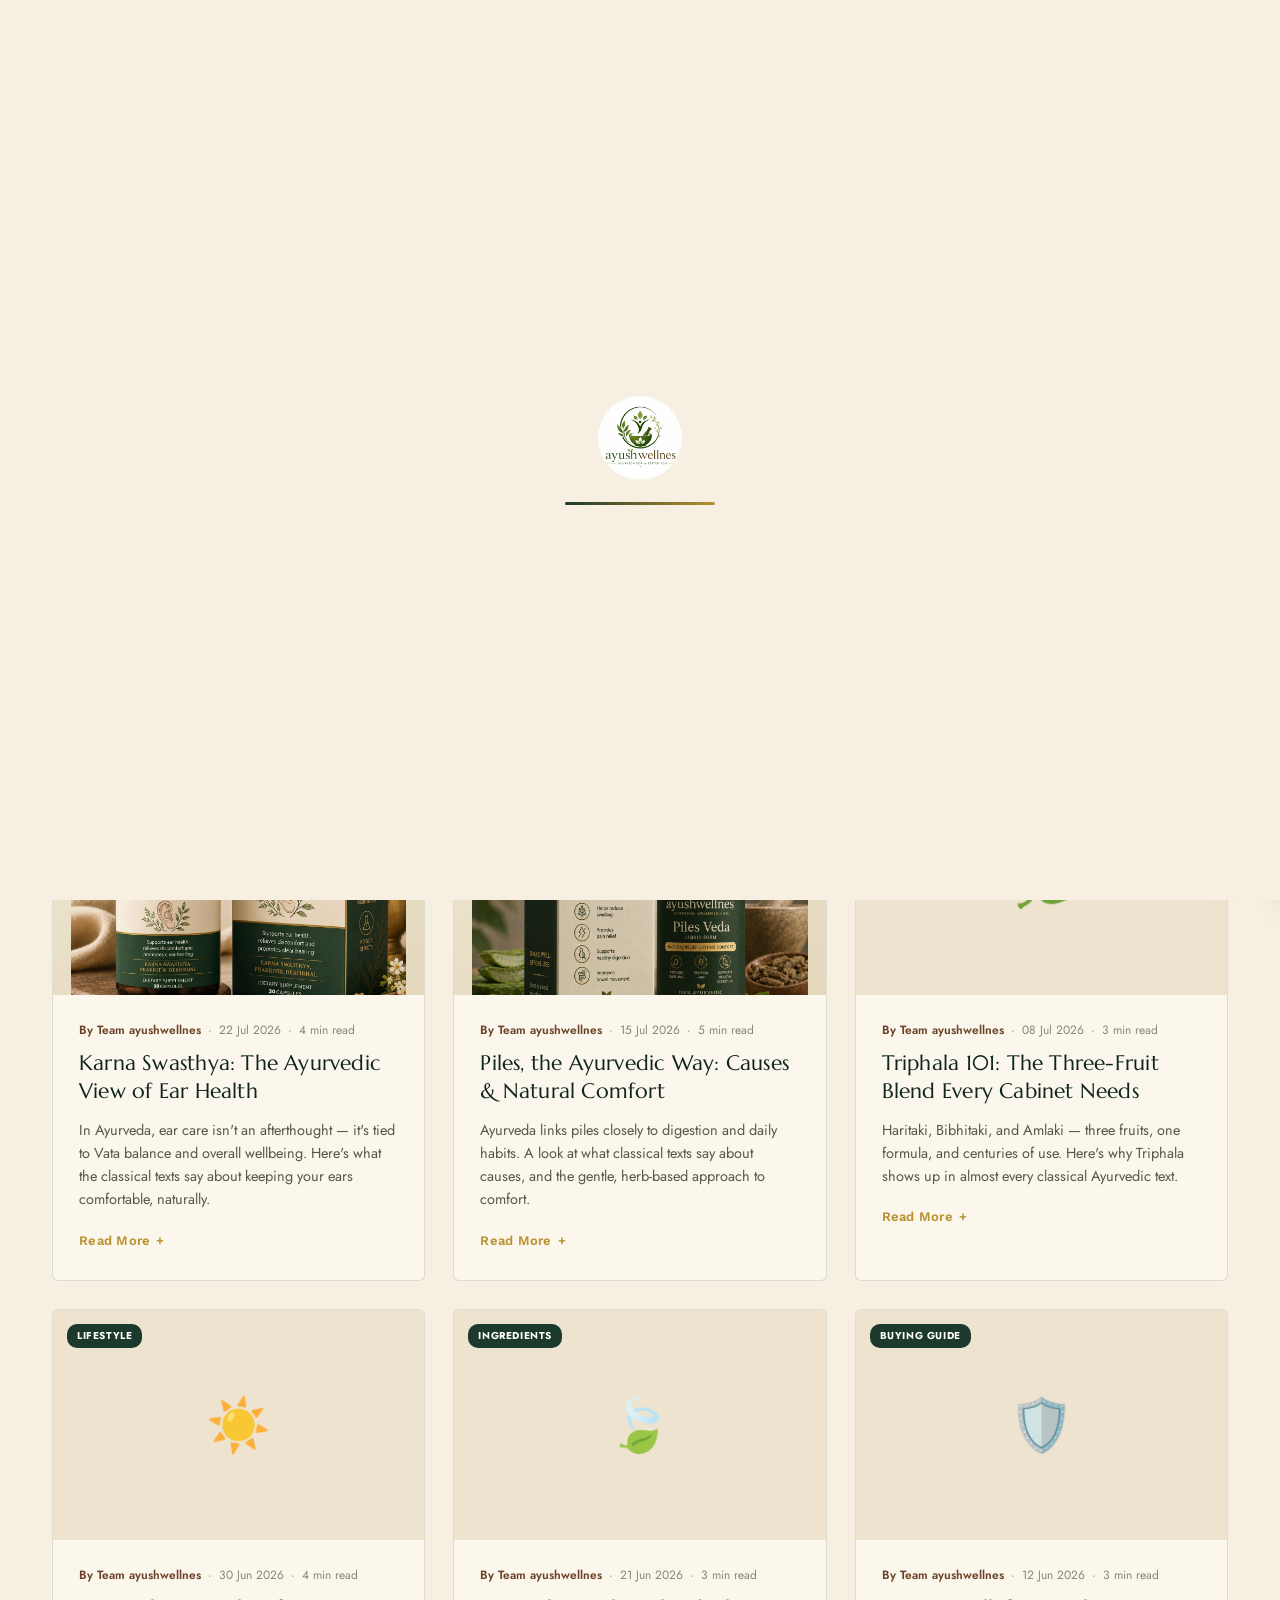
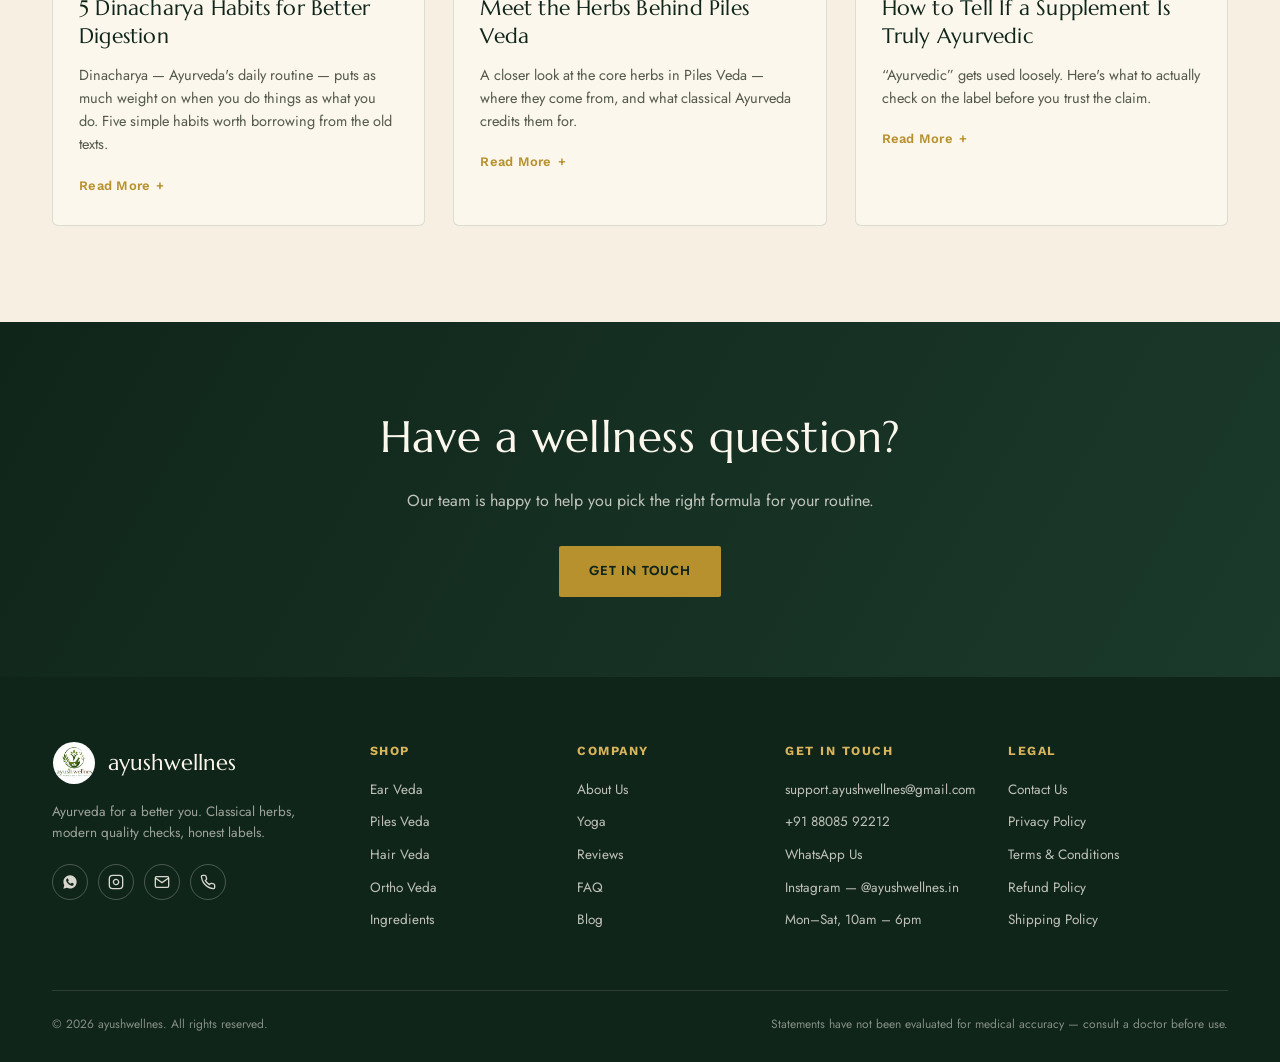
<file: blog.html>
<!DOCTYPE html>

<html lang="en">
<head>
<meta charset="utf-8"/>
<meta content="width=device-width, initial-scale=1.0" name="viewport"/>
<title>Blog — ayushwellnes | Notes on Ayurveda &amp; Wellness</title>
<meta content="Short, practical reads on Ayurveda, classical herbs, and everyday wellness from ayushwellnes." name="description"/>
<link rel="canonical" href="https://ayushwellnes.in/blog.html"/>
<meta content="Blog — ayushwellnes | Notes on Ayurveda &amp; Wellness" property="og:title"/>
<meta content="Short, practical reads on Ayurveda, classical herbs, and everyday wellness from ayushwellnes." property="og:description"/>
<meta content="https://ayushwellnes.in/blog.html" property="og:url"/>
<meta content="website" property="og:type"/>
<meta content="ayushwellnes" property="og:site_name"/>
<meta content="https://ayushwellnes.in/og-image.jpg" property="og:image"/>
<meta content="1200" property="og:image:width"/>
<meta content="630" property="og:image:height"/>
<meta content="summary_large_image" name="twitter:card"/>
<meta content="Blog — ayushwellnes | Notes on Ayurveda &amp; Wellness" name="twitter:title"/>
<meta content="Short, practical reads on Ayurveda, classical herbs, and everyday wellness from ayushwellnes." name="twitter:description"/>
<meta content="https://ayushwellnes.in/og-image.jpg" name="twitter:image"/>
<link rel="icon" type="image/x-icon" href="favicon.ico"/>
<link rel="icon" type="image/png" sizes="16x16" href="favicon-16x16.png"/>
<link rel="icon" type="image/png" sizes="32x32" href="favicon-32x32.png"/>
<link rel="icon" type="image/png" sizes="48x48" href="favicon-48x48.png"/>
<link rel="icon" type="image/png" sizes="96x96" href="favicon-96x96.png"/>
<link rel="icon" type="image/png" sizes="192x192" href="favicon-192x192.png"/>
<link rel="apple-touch-icon" sizes="180x180" href="apple-touch-icon.png"/>
<link href="https://fonts.googleapis.com" rel="preconnect"/>
<link crossorigin="" href="https://fonts.gstatic.com" rel="preconnect"/>
<link href="https://fonts.googleapis.com/css2?family=Marcellus&amp;family=Jost:wght@300;400;500;600;700&amp;family=Work+Sans:wght@400;500;600&amp;display=swap" rel="stylesheet"/>

<link href="style.css" rel="stylesheet"/></head>
<body>
<div class="page-loader" id="pageLoader">
<picture><source srcset="logo.webp" type="image/webp"/><img alt="ayushwellnes" src="logo.jpg"/></picture>
<div class="loader-bar"><div class="loader-fill"></div></div>
</div>
<!-- ===== HEADER ===== -->
<header>
<div class="nav-inner">
<a class="brand" href="index.html">
<picture><source srcset="logo.webp" type="image/webp"/><img alt="ayushwellnes logo" height="44" src="logo.jpg" width="44"/></picture>
<div class="brand-text">
<div class="name">ayushwellnes</div>
<div class="tag" data-i18n="brand_tag">Ayurveda for a better you</div>
</div>
</a>
<nav id="siteNav">
<ul>
<li><a data-i18n="nav_products" href="index.html#products">Products</a></li>
<li><a data-i18n="nav_ingredients" href="index.html#apothecary">Ingredients</a></li>
<li><a data-i18n="nav_about" href="index.html#about">About</a></li>
<li><a data-i18n="nav_yoga" href="index.html#yoga">Yoga</a></li>
<li><a data-i18n="nav_reviews" href="index.html#testimonials">Reviews</a></li>
<li><a data-i18n="nav_faq" href="index.html#faq">FAQ</a></li>
<li><a class="active" data-i18n="nav_blog" href="blog.html">Blog</a></li>
<li><a data-i18n="nav_enquiry" href="index.html#enquiry">Enquiry</a></li>
</ul>
</nav>
<div class="nav-right">
<div class="lang-switcher" id="langSwitcher">
<button aria-label="Change language" class="lang-btn" data-i18n-aria="aria_lang_toggle" id="langSwitcherBtn" type="button">
<svg fill="none" height="16" stroke="currentColor" stroke-width="1.8" viewbox="0 0 24 24" width="16"><circle cx="12" cy="12" r="9"></circle><path d="M3 12h18"></path><path d="M12 3c2.5 2.6 3.8 5.7 3.8 9s-1.3 6.4-3.8 9c-2.5-2.6-3.8-5.7-3.8-9s1.3-6.4 3.8-9z"></path></svg>
<span id="langNowLabel">EN</span>
<svg class="lang-caret" fill="none" height="10" stroke="currentColor" stroke-width="2" viewbox="0 0 24 24" width="10"><path d="M6 9l6 6 6-6"></path></svg>
</button>
<div class="lang-menu" id="langMenu">
<button class="lang-option active" data-lang="en" type="button">English</button>
<button class="lang-option" data-lang="hi" type="button">हिंदी</button>
</div>
</div>
<div class="account-switcher" id="accountSwitcher">
<button aria-label="Login / My Account" class="account-btn" data-i18n-aria="aria_account" id="accountBtn" type="button">
<svg fill="none" stroke="currentColor" stroke-width="1.8" viewbox="0 0 24 24"><path d="M20 21v-2a4 4 0 0 0-4-4H8a4 4 0 0 0-4 4v2"></path><circle cx="12" cy="7" r="4"></circle></svg>
</button>
<div class="account-menu" id="accountMenu">
<div class="account-menu-info">
<div class="am-greeting"><span data-i18n="account_greeting">Hi</span> <span id="accountUserName"></span></div>
<div class="am-note" data-i18n="account_menu_orders_note">Signed in on this device</div>
</div>
<button class="account-logout-btn" data-i18n="account_logout_btn" id="accountLogoutBtn" type="button">Logout</button>
</div>
</div>
<button aria-label="Open cart" class="cart-btn" data-i18n-aria="aria_cart_open" id="cartOpenBtn">
<svg fill="none" height="20" stroke="currentColor" stroke-width="1.8" viewbox="0 0 24 24" width="20"><circle cx="9" cy="21" r="1"></circle><circle cx="20" cy="21" r="1"></circle><path d="M1 1h4l2.68 13.39a2 2 0 0 0 2 1.61h9.72a2 2 0 0 0 2-1.61L23 6H6"></path></svg>
        <span data-i18n="cart_label">Cart</span> <span class="cart-count" id="cartCount">0</span>
</button>
<button aria-label="Toggle menu" class="menu-toggle" data-i18n-aria="aria_menu_toggle" id="menuToggle">☰</button>
</div>
</div>
</header>

<!-- ===== BLOG HERO ===== -->
<section class="blog-hero-section" id="top">
<div class="wrap">
<div class="section-head reveal">
<div class="leaf-divider" aria-hidden="true"><span class="rule"></span><svg viewbox="0 0 46 18" xmlns="http://www.w3.org/2000/svg"><path d="M4 9c3-6 9-8 13-6-1 5-7 8-13 6z" fill="var(--gold)" opacity="0.65"></path><circle cx="23" cy="9" fill="var(--gold)" r="2.2"></circle><path d="M42 9c-3-6-9-8-13-6 1 5 7 8 13 6z" fill="var(--gold)" opacity="0.65"></path></svg><span class="rule"></span></div>
<div class="eyebrow" data-i18n="blog_hero_eyebrow" style="justify-content:center;">From the Journal</div>
<h1 data-i18n="blog_hero_h1">Notes from the Apothecary Shelf</h1>
<p data-i18n="blog_hero_p">Short, honest reads on Ayurveda, classical herbs, and everyday wellness — practical, not preachy.</p>
</div>
</div>
</section>

<!-- ===== BLOG CATEGORY FILTER ===== -->
<div class="blog-filter-bar">
<div class="wrap">
<div class="blog-filters" id="blogFilters">
<button class="filter-chip active" data-filter="all"><span data-i18n="filter_all">All</span> <span>6</span></button>
<button class="filter-chip" data-filter="Ear Care"><span data-i18n="filter_earcare">Ear Care</span> <span>1</span></button>
<button class="filter-chip" data-filter="Digestive Health"><span data-i18n="filter_digestive">Digestive Health</span> <span>1</span></button>
<button class="filter-chip" data-filter="Herbs"><span data-i18n="filter_herbs">Herbs</span> <span>1</span></button>
<button class="filter-chip" data-filter="Lifestyle"><span data-i18n="filter_lifestyle">Lifestyle</span> <span>1</span></button>
<button class="filter-chip" data-filter="Ingredients"><span data-i18n="filter_ingredients">Ingredients</span> <span>1</span></button>
<button class="filter-chip" data-filter="Buying Guide"><span data-i18n="filter_buying">Buying Guide</span> <span>1</span></button>
</div>
</div>
</div>

<!-- ===== BLOG GRID ===== -->
<section class="section blog-section">
<div class="wrap">
<div class="blog-grid reveal" id="blogGrid">

<!-- Post 1 -->
<article class="blog-item" data-category="Ear Care">
<div class="blog-media"><span class="blog-cat" data-i18n="filter_earcare">Ear Care</span><picture><source srcset="ear-veda.webp" type="image/webp"/><img alt="Ear Veda bottle and box" loading="lazy" src="ear-veda.jpg"/></picture></div>
<div class="blog-body">
<div class="blog-meta"><span class="blog-author" data-i18n="blog_by">By Team ayushwellnes</span><span>·</span><span>22 Jul 2026</span><span>·</span><span>4 min read</span></div>
<h3 data-i18n="post1_title">Karna Swasthya: The Ayurvedic View of Ear Health</h3>
<p class="blog-excerpt" data-i18n="post1_excerpt">In Ayurveda, ear care isn't an afterthought — it's tied to Vata balance and overall wellbeing. Here's what the classical texts say about keeping your ears comfortable, naturally.</p>
<div class="blog-full">
<p data-i18n="post1_p1">Ayurveda treats the ears as a Vata-dominant zone — sensitive to dryness, cold, and imbalance elsewhere in the body. Classical texts describe Karna Purana (ear oiling) as a routine practice, not a treatment reserved for problems, meant to keep the passage supple and comfortable over time.</p>
<p data-i18n="post1_p2">Herbs traditionally associated with ear wellness are chosen for their gentle, non-irritating nature — nothing sharp, nothing synthetic. The idea is consistency: small, regular care rather than occasional intervention.</p>
<p data-i18n="post1_p3">This is also the thinking behind Ear Veda — a formula built on that same principle of steady, herb-led support rather than a one-time fix. As with any wellness routine, results build gradually and vary from person to person.</p>
</div>
<button class="blog-toggle"><span data-i18n="blog_read_more">Read More</span> <span class="plus">+</span></button>
</div>
</article>

<!-- Post 2 -->
<article class="blog-item" data-category="Digestive Health">
<div class="blog-media"><span class="blog-cat" data-i18n="filter_digestive">Digestive Health</span><picture><source srcset="piles-veda.webp" type="image/webp"/><img alt="Piles Veda bottle and box" loading="lazy" src="piles-veda.jpg"/></picture></div>
<div class="blog-body">
<div class="blog-meta"><span class="blog-author" data-i18n="blog_by">By Team ayushwellnes</span><span>·</span><span>15 Jul 2026</span><span>·</span><span>5 min read</span></div>
<h3 data-i18n="post2_title">Piles, the Ayurvedic Way: Causes &amp; Natural Comfort</h3>
<p class="blog-excerpt" data-i18n="post2_excerpt">Ayurveda links piles closely to digestion and daily habits. A look at what classical texts say about causes, and the gentle, herb-based approach to comfort.</p>
<div class="blog-full">
<p data-i18n="post2_p1">In Ayurveda, Arsha (piles) is closely tied to Agni — digestive fire. When digestion is sluggish or irregular, waste lingers longer than it should, and that, over time, is seen as a root contributor to discomfort in the region.</p>
<p data-i18n="post2_p2">Classical management leans on a small set of trusted herbs — Haritaki, Bibhitaki, and Amlaki (together, Triphala) chief among them — valued for supporting regular bowel movement and easing strain, alongside habits like adequate fibre and hydration.</p>
<p data-i18n="post2_p3">Piles Veda draws on this same stack of herbs in liquid form, meant to be taken consistently as part of a broader routine — not as a substitute for medical care when symptoms are severe or persistent.</p>
</div>
<button class="blog-toggle"><span data-i18n="blog_read_more">Read More</span> <span class="plus">+</span></button>
</div>
</article>

<!-- Post 3 -->
<article class="blog-item" data-category="Herbs">
<div class="blog-media blog-media-icon"><span class="blog-cat" data-i18n="filter_herbs">Herbs</span><span class="blog-glyph">🌿</span></div>
<div class="blog-body">
<div class="blog-meta"><span class="blog-author" data-i18n="blog_by">By Team ayushwellnes</span><span>·</span><span>08 Jul 2026</span><span>·</span><span>3 min read</span></div>
<h3 data-i18n="post3_title">Triphala 101: The Three-Fruit Blend Every Cabinet Needs</h3>
<p class="blog-excerpt" data-i18n="post3_excerpt">Haritaki, Bibhitaki, and Amlaki — three fruits, one formula, and centuries of use. Here's why Triphala shows up in almost every classical Ayurvedic text.</p>
<div class="blog-full">
<p data-i18n="post3_p1">Triphala literally means "three fruits" — Haritaki, Bibhitaki, and Amlaki — and it's one of the most referenced formulations in classical Ayurvedic literature. Each fruit is traditionally associated with a different dosha, which is part of why the combination is considered balanced rather than one-note.</p>
<p data-i18n="post3_p2">Haritaki is linked to digestion and elimination, Bibhitaki to respiratory comfort, and Amlaki — rich in natural Vitamin C — to general vitality. Together, they're most commonly used for gut health and regularity.</p>
<p data-i18n="post3_p3">It's simple, herb-only, and has stayed largely unchanged for centuries — part of why it's still a starting point for so many Ayurvedic formulas today, Piles Veda included.</p>
</div>
<button class="blog-toggle"><span data-i18n="blog_read_more">Read More</span> <span class="plus">+</span></button>
</div>
</article>

<!-- Post 4 -->
<article class="blog-item" data-category="Lifestyle">
<div class="blog-media blog-media-icon"><span class="blog-cat" data-i18n="filter_lifestyle">Lifestyle</span><span class="blog-glyph">☀️</span></div>
<div class="blog-body">
<div class="blog-meta"><span class="blog-author" data-i18n="blog_by">By Team ayushwellnes</span><span>·</span><span>30 Jun 2026</span><span>·</span><span>4 min read</span></div>
<h3 data-i18n="post4_title">5 Dinacharya Habits for Better Digestion</h3>
<p class="blog-excerpt" data-i18n="post4_excerpt">Dinacharya — Ayurveda's daily routine — puts as much weight on when you do things as what you do. Five simple habits worth borrowing from the old texts.</p>
<div class="blog-full">
<p><b data-i18n="post4_p1_b">1. Wake with the sun.</b> <span data-i18n="post4_p1">Ayurveda ties early rising to Vata time — a window considered better for clarity and a calmer digestive start to the day.</span></p>
<p><b data-i18n="post4_p2_b">2. Warm water first.</b> <span data-i18n="post4_p2">A glass of warm water on waking is a classical habit believed to gently kick-start Agni, the digestive fire.</span></p>
<p><b data-i18n="post4_p3_b">3. Eat your largest meal at midday.</b> <span data-i18n="post4_p3">When the sun is highest, digestion is traditionally considered strongest — lunch, not dinner, is meant to be the big meal.</span></p>
<p><b data-i18n="post4_p4_b">4. Leave gaps between meals.</b> <span data-i18n="post4_p4">Constant grazing is seen as taxing on Agni; a proper gap lets digestion finish before it starts again.</span></p>
<p><b data-i18n="post4_p5_b">5. Wind down before bed.</b> <span data-i18n="post4_p5">A quiet last hour — away from screens and heavy food — is considered essential to Ayurvedic sleep hygiene. None of this requires a product, just a shift in timing.</span></p>
</div>
<button class="blog-toggle"><span data-i18n="blog_read_more">Read More</span> <span class="plus">+</span></button>
</div>
</article>

<!-- Post 5 -->
<article class="blog-item" data-category="Ingredients">
<div class="blog-media blog-media-icon"><span class="blog-cat" data-i18n="filter_ingredients">Ingredients</span><span class="blog-glyph">🍃</span></div>
<div class="blog-body">
<div class="blog-meta"><span class="blog-author" data-i18n="blog_by">By Team ayushwellnes</span><span>·</span><span>21 Jun 2026</span><span>·</span><span>3 min read</span></div>
<h3 data-i18n="post5_title">Meet the Herbs Behind Piles Veda</h3>
<p class="blog-excerpt" data-i18n="post5_excerpt">A closer look at the core herbs in Piles Veda — where they come from, and what classical Ayurveda credits them for.</p>
<div class="blog-full">
<p><b data-i18n="post5_p1_b">Haritaki</b> <span data-i18n="post5_p1">(Terminalia chebula) is often called the "king of herbs" in Ayurvedic texts, primarily valued for supporting healthy elimination and digestion.</span></p>
<p><b data-i18n="post5_p2_b">Bibhitaki</b> <span data-i18n="post5_p2">(Terminalia bellirica) is traditionally paired with Haritaki, credited with supporting respiratory comfort and, alongside its partner herbs, healthy digestion.</span></p>
<p><b data-i18n="post5_p3_b">Amlaki</b> <span data-i18n="post5_p3">(Indian gooseberry) is one of the richest natural sources of Vitamin C among Ayurvedic herbs, and is associated with general vitality.</span></p>
<p data-i18n="post5_p4">Piles Veda combines these three with Aloe Vera, Yashtimadhu, Gokshura, Kutaj, and Arjuna — a stack chosen for working together rather than any single "hero" ingredient.</p>
</div>
<button class="blog-toggle"><span data-i18n="blog_read_more">Read More</span> <span class="plus">+</span></button>
</div>
</article>

<!-- Post 6 -->
<article class="blog-item" data-category="Buying Guide">
<div class="blog-media blog-media-icon"><span class="blog-cat" data-i18n="filter_buying">Buying Guide</span><span class="blog-glyph">🛡️</span></div>
<div class="blog-body">
<div class="blog-meta"><span class="blog-author" data-i18n="blog_by">By Team ayushwellnes</span><span>·</span><span>12 Jun 2026</span><span>·</span><span>3 min read</span></div>
<h3 data-i18n="post6_title">How to Tell If a Supplement Is Truly Ayurvedic</h3>
<p class="blog-excerpt" data-i18n="post6_excerpt">"Ayurvedic" gets used loosely. Here's what to actually check on the label before you trust the claim.</p>
<div class="blog-full">
<p data-i18n="post6_p1">A genuinely Ayurvedic product should list its herbs by name — not hide behind "proprietary blend." If you can't identify what's inside, that's the first flag.</p>
<p data-i18n="post6_p2">Look for AYUSH or GMP-related certification marks, batch numbers, and a manufacturing address you can actually trace. These aren't decorative — they're what separates a real Ayurvedic manufacturer from a relabeled generic.</p>
<p data-i18n="post6_p3">Finally, be wary of products promising overnight results. Classical Ayurveda has always framed herbs as supportive and cumulative, not instant — if the marketing promises a miracle, that's usually the tell that the formulation isn't.</p>
</div>
<button class="blog-toggle"><span data-i18n="blog_read_more">Read More</span> <span class="plus">+</span></button>
</div>
</article>

</div>
</div>
</section>

<!-- ===== CTA BANNER ===== -->
<section class="cta-banner">
<div class="wrap">
<h2 data-i18n="blogcta_h2">Have a wellness question?</h2>
<p data-i18n="blogcta_p">Our team is happy to help you pick the right formula for your routine.</p>
<a class="btn btn-gold" data-i18n="blogcta_btn" href="index.html#enquiry">Get in Touch</a>
</div>
</section>

<!-- ===== FOOTER ===== -->
<footer>
<div class="wrap">
<div class="footer-grid">
<div class="footer-brand">
<div class="brand" style="pointer-events:none;">
<picture><source srcset="logo.webp" type="image/webp"/><img alt="ayushwellnes logo" height="44" loading="lazy" src="logo.jpg" style="height:44px;width:44px;border-radius:50%;object-fit:cover;" width="44"/></picture>
<div class="brand-text"><div class="name">ayushwellnes</div></div>
</div>
<p data-i18n="footer_tagline">Ayurveda for a better you. Classical herbs, modern quality checks, honest labels.</p>
<div class="footer-social">
<a aria-label="WhatsApp" data-i18n-aria="aria_whatsapp" href="https://wa.me/918808592212" rel="noopener" target="_blank"><svg fill="currentColor" height="16" viewbox="0 0 24 24" width="16"><path d="M12.04 2C6.58 2 2.13 6.45 2.13 11.91c0 1.79.47 3.51 1.36 5.03L2.05 22l5.2-1.36a9.86 9.86 0 0 0 4.79 1.22h.01c5.46 0 9.9-4.45 9.9-9.9C21.96 6.45 17.5 2 12.04 2zm5.8 14.14c-.24.68-1.19 1.24-1.95 1.4-.52.11-1.2.2-3.49-.75-2.93-1.21-4.82-4.19-4.97-4.39-.14-.19-1.19-1.58-1.19-3.02 0-1.43.75-2.13 1.02-2.42.24-.27.53-.33.71-.33.18 0 .35 0 .5.01.16.01.38-.06.6.46.24.55.8 1.9.87 2.04.07.14.11.31.02.5-.09.19-.14.31-.28.47-.14.16-.29.36-.42.48-.14.13-.28.28-.12.55.16.27.72 1.19 1.55 1.93 1.06.95 1.96 1.24 2.23 1.38.27.14.43.12.59-.07.16-.2.68-.79.86-1.06.18-.27.36-.23.6-.14.24.09 1.55.73 1.81.86.27.14.45.2.51.31.07.11.07.63-.17 1.31z"></path></svg></a>
<a aria-label="Instagram" href="https://instagram.com/ayushwellnes.in" rel="noopener" target="_blank"><svg fill="none" height="16" stroke="currentColor" stroke-width="2" viewbox="0 0 24 24" width="16"><rect height="20" rx="5" ry="5" width="20" x="2" y="2"></rect><path d="M16 11.37A4 4 0 1 1 12.63 8 4 4 0 0 1 16 11.37z"></path><line x1="17.5" x2="17.51" y1="6.5" y2="6.5"></line></svg></a>
<a aria-label="Email" href="mailto:support.ayushwellnes@gmail.com"><svg fill="none" height="16" stroke="currentColor" stroke-width="2" viewbox="0 0 24 24" width="16"><path d="M22 6l-10 7L2 6"></path><rect height="16" rx="2" width="20" x="2" y="4"></rect></svg></a>
<a aria-label="Call" href="tel:+918808592212"><svg fill="none" height="16" stroke="currentColor" stroke-width="2" viewbox="0 0 24 24" width="16"><path d="M22 16.92v3a2 2 0 0 1-2.18 2 19.79 19.79 0 0 1-8.63-3.07 19.5 19.5 0 0 1-6-6 19.79 19.79 0 0 1-3.07-8.67A2 2 0 0 1 4.11 2h3a2 2 0 0 1 2 1.72c.127.96.361 1.903.7 2.81a2 2 0 0 1-.45 2.11L8.09 9.91a16 16 0 0 0 6 6l1.27-1.27a2 2 0 0 1 2.11-.45c.907.339 1.85.573 2.81.7A2 2 0 0 1 22 16.92z"></path></svg></a>
</div>
</div>
<div>
<h5 data-i18n="footer_shop_h5">Shop</h5>
<ul>
<li><a data-i18n="footer_earveda_link" href="ear-veda.html">Ear Veda</a></li>
<li><a data-i18n="footer_pilesveda_link" href="piles-veda.html">Piles Veda</a></li>
<li><a data-i18n="footer_hairveda_link" href="hair-veda.html">Hair Veda</a></li>
<li><a data-i18n="footer_orthoveda_link" href="ortho-veda.html">Ortho Veda</a></li>
<li><a data-i18n="footer_ingredients_link" href="index.html#apothecary">Ingredients</a></li>
</ul>
</div>
<div>
<h5 data-i18n="footer_company_h5">Company</h5>
<ul>
<li><a data-i18n="footer_about_link" href="index.html#about">About Us</a></li>
<li><a data-i18n="nav_yoga" href="index.html#yoga">Yoga</a></li>
<li><a data-i18n="footer_reviews_link" href="index.html#testimonials">Reviews</a></li>
<li><a data-i18n="footer_faq_link" href="index.html#faq">FAQ</a></li>
<li><a data-i18n="footer_blog_link" href="blog.html">Blog</a></li>
</ul>
</div>
<div>
<h5 data-i18n="footer_contact_h5">Get in Touch</h5>
<ul>
<li><a href="mailto:support.ayushwellnes@gmail.com">support.ayushwellnes@gmail.com</a></li>
<li><a href="tel:+918808592212">+91 88085 92212</a></li>
<li><a data-i18n="footer_whatsapp_link" href="https://wa.me/918808592212" rel="noopener" target="_blank">WhatsApp Us</a></li>
<li><a data-i18n="footer_instagram_link" href="https://instagram.com/ayushwellnes.in" rel="noopener" target="_blank">Instagram — @ayushwellnes.in</a></li>
<li data-i18n="footer_hours">Mon–Sat, 10am – 6pm</li>
</ul>
</div>
<div>
<h5 data-i18n="footer_legal_h5">Legal</h5>
<ul>
<li><a data-i18n="footer_contact_link" href="contact.html">Contact Us</a></li>
<li><a data-i18n="footer_privacy_link" href="privacy.html">Privacy Policy</a></li>
<li><a data-i18n="footer_terms_link" href="terms.html">Terms &amp; Conditions</a></li>
<li><a data-i18n="footer_refund_link" href="refund.html">Refund Policy</a></li>
<li><a data-i18n="footer_shipping_link" href="shipping.html">Shipping Policy</a></li>
</ul>
</div>
</div>
<div class="footer-bottom">
<span data-i18n="footer_copyright">© 2026 ayushwellnes. All rights reserved.</span>
<span data-i18n="footer_disclaimer">Statements have not been evaluated for medical accuracy — consult a doctor before use.</span>
</div>
</div>
</footer>
<!-- ===== CART DRAWER ===== -->
<div class="overlay" id="overlay"></div>
<div class="cart-drawer" id="cartDrawer">
<div class="cart-head">
<h3 data-i18n="cart_title">Your Cart</h3>
<button class="cart-close" id="cartCloseBtn">×</button>
</div>
<div class="cart-items" id="cartItems"></div>
<div class="cart-foot">
<div class="cart-total"><span data-i18n="cart_total_label">Total</span><span id="cartTotal">₹0</span></div>
<button class="btn btn-primary" data-i18n="cart_checkout_btn" id="checkoutBtn">Checkout</button>
</div>
</div>
<!-- ===== CHECKOUT MODAL ===== -->
<div class="modal-overlay" id="checkoutModal">
<div class="modal" id="modalBox">
<button class="modal-close" id="modalCloseBtn">×</button>
<div id="modalFormWrap">
<h3 data-i18n="checkout_title">Complete your order</h3>
<p class="mnote" data-i18n="checkout_note">Placing an order opens WhatsApp with your order details so our team can confirm it and share payment options with you.</p>
<form id="checkoutForm">
<label data-i18n="form_name_label" for="cName">Full Name</label>
<input id="cName" required="" type="text"/>
<label data-i18n="form_phone_label" for="cPhone">Phone Number</label>
<input id="cPhone" required="" type="tel"/>
<label data-i18n="checkout_address_label" for="cAddr">Delivery Address</label>
<textarea id="cAddr" required="" rows="3"></textarea>
<button class="btn btn-primary" type="submit"><span data-i18n="checkout_placeorder_prefix">Place Order — </span><span id="modalTotal">₹0</span></button>
</form>
</div>
<div id="modalSuccessWrap" style="display:none;">
<div class="success-box">
<svg class="ic" fill="none" stroke="currentColor" stroke-width="1.6" viewbox="0 0 24 24"><circle cx="12" cy="12" r="10"></circle><path d="M8 12l2.5 2.5L16 9"></path></svg>
<h3 data-i18n="checkout_success_h3">Order received!</h3>
<p class="mnote" data-i18n="checkout_success_note">Thank you — your order details have been sent to us on WhatsApp. Our team will confirm delivery and payment shortly.</p>
<button class="btn btn-outline" data-i18n="checkout_continue_btn" id="modalDoneBtn" style="width:100%;justify-content:center;">Continue Shopping</button>
</div>
</div>
</div>
</div>
<!-- ===== LOGIN / SIGNUP MODAL ===== -->
<div class="modal-overlay" id="authModal">
<div class="modal auth-modal" id="authModalBox">
<button class="modal-close" id="authModalCloseBtn" type="button">×</button>
<div class="auth-tabs">
<button class="auth-tab active" data-i18n="login_tab" data-tab="login" id="authTabLogin" type="button">Login</button>
<button class="auth-tab" data-i18n="signup_tab" data-tab="signup" id="authTabSignup" type="button">Sign Up</button>
</div>
<form class="auth-form" id="loginForm">
<label data-i18n="login_phone_label" for="loginPhone">Phone Number</label>
<input id="loginPhone" required type="tel"/>
<label data-i18n="login_password_label" for="loginPassword">Password</label>
<input id="loginPassword" required type="password"/>
<p class="auth-error" id="loginError" style="display:none;"></p>
<button class="btn btn-primary" data-i18n="login_submit_btn" style="width:100%;justify-content:center;" type="submit">Login</button>
<p class="auth-switch"><span data-i18n="login_switch_prompt">New here?</span> <a data-i18n="login_switch_link" href="#" id="goToSignup">Create an account</a></p>
</form>
<form class="auth-form" id="signupForm" style="display:none;">
<label data-i18n="signup_name_label" for="signupName">Full Name</label>
<input id="signupName" required type="text"/>
<label data-i18n="login_phone_label" for="signupPhone">Phone Number</label>
<input id="signupPhone" required type="tel"/>
<label data-i18n="signup_email_label" for="signupEmail">Email (optional)</label>
<input id="signupEmail" type="email"/>
<label data-i18n="login_password_label" for="signupPassword">Password</label>
<input id="signupPassword" required type="password"/>
<p class="auth-error" id="signupError" style="display:none;"></p>
<button class="btn btn-primary" data-i18n="signup_submit_btn" style="width:100%;justify-content:center;" type="submit">Create Account</button>
<p class="auth-switch"><span data-i18n="signup_switch_prompt">Already have an account?</span> <a data-i18n="signup_switch_link" href="#" id="goToLogin">Login</a></p>
</form>
<p class="auth-note" data-i18n="login_note">For your security, please use a password you don't use elsewhere.</p>
</div>
</div>
<div class="float-stack">
<button aria-label="Back to top" class="float-btn back-to-top" data-i18n-aria="aria_back_to_top" id="backToTopBtn" type="button">
<svg fill="none" stroke="currentColor" stroke-width="2.2" viewbox="0 0 24 24"><path d="M12 19V5M5 12l7-7 7 7"></path></svg>
</button>
<a aria-label="Call us" class="float-btn call-float" data-i18n-aria="aria_call" href="tel:+918808592212">
<svg fill="none" stroke="currentColor" stroke-width="2" viewbox="0 0 24 24"><path d="M22 16.92v3a2 2 0 0 1-2.18 2 19.79 19.79 0 0 1-8.63-3.07 19.5 19.5 0 0 1-6-6 19.79 19.79 0 0 1-3.07-8.67A2 2 0 0 1 4.11 2h3a2 2 0 0 1 2 1.72c.127.96.361 1.903.7 2.81a2 2 0 0 1-.45 2.11L8.09 9.91a16 16 0 0 0 6 6l1.27-1.27a2 2 0 0 1 2.11-.45c.907.339 1.85.573 2.81.7A2 2 0 0 1 22 16.92z"></path></svg>
</a>
<a aria-label="Chat on WhatsApp" class="float-btn whatsapp-float" data-i18n-aria="aria_whatsapp" href="https://wa.me/918808592212?text=Hi%2C%20I%27m%20interested%20in%20ayushwellnes%20products" rel="noopener" target="_blank">
<svg viewbox="0 0 24 24"><path d="M12.04 2C6.58 2 2.13 6.45 2.13 11.91c0 1.79.47 3.51 1.36 5.03L2.05 22l5.2-1.36a9.86 9.86 0 0 0 4.79 1.22h.01c5.46 0 9.9-4.45 9.9-9.9C21.96 6.45 17.5 2 12.04 2zm5.8 14.14c-.24.68-1.19 1.24-1.95 1.4-.52.11-1.2.2-3.49-.75-2.93-1.21-4.82-4.19-4.97-4.39-.14-.19-1.19-1.58-1.19-3.02 0-1.43.75-2.13 1.02-2.42.24-.27.53-.33.71-.33.18 0 .35 0 .5.01.16.01.38-.06.6.46.24.55.8 1.9.87 2.04.07.14.11.31.02.5-.09.19-.14.31-.28.47-.14.16-.29.36-.42.48-.14.13-.28.28-.12.55.16.27.72 1.19 1.55 1.93 1.06.95 1.96 1.24 2.23 1.38.27.14.43.12.59-.07.16-.2.68-.79.86-1.06.18-.27.36-.23.6-.14.24.09 1.55.73 1.81.86.27.14.45.2.51.31.07.11.07.63-.17 1.31z"></path></svg>
</a>
</div>
<div class="toast" id="toast">
<svg fill="none" height="16" stroke="currentColor" stroke-width="2.5" viewbox="0 0 24 24" width="16"><path d="M20 6L9 17l-5-5"></path></svg>
<span data-i18n="toast_default" id="toastText">Added to cart</span>
</div>

<script src="i18n.js"></script>
<script src="script.js"></script></body>
</html>
</file>
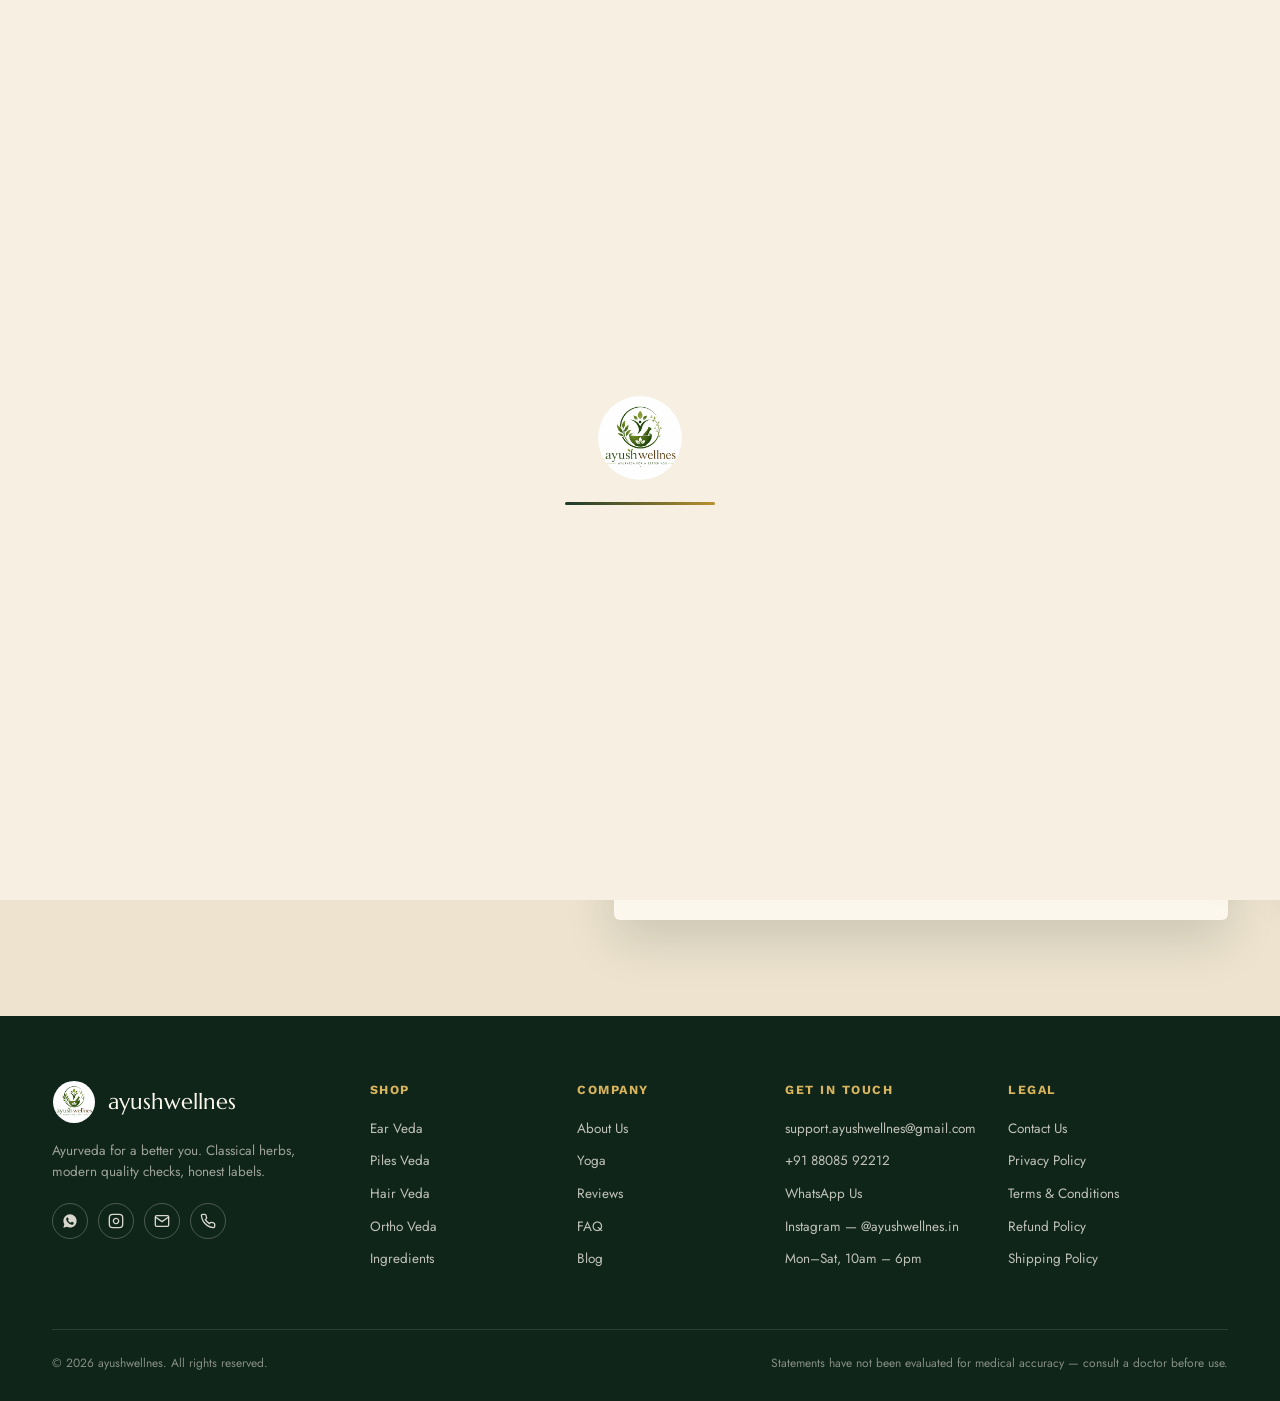
<file: contact.html>
<!DOCTYPE html>

<html lang="en">
<head>
<meta charset="utf-8"/>
<meta content="width=device-width, initial-scale=1.0" name="viewport"/>
<title>Contact Us — ayushwellnes</title>
<meta content="Get in touch with ayushwellnes — WhatsApp, call, email, or send us a message about a product or an existing order." name="description"/>
<link rel="canonical" href="https://ayushwellnes.in/contact.html"/>
<meta content="Contact Us — ayushwellnes" property="og:title"/>
<meta content="Get in touch with ayushwellnes — WhatsApp, call, email, or send us a message about a product or an existing order." property="og:description"/>
<meta content="https://ayushwellnes.in/contact.html" property="og:url"/>
<meta content="website" property="og:type"/>
<meta content="ayushwellnes" property="og:site_name"/>
<meta content="https://ayushwellnes.in/og-image.jpg" property="og:image"/>
<meta content="1200" property="og:image:width"/>
<meta content="630" property="og:image:height"/>
<meta content="summary_large_image" name="twitter:card"/>
<meta content="Contact Us — ayushwellnes" name="twitter:title"/>
<meta content="Get in touch with ayushwellnes — WhatsApp, call, email, or send us a message about a product or an existing order." name="twitter:description"/>
<meta content="https://ayushwellnes.in/og-image.jpg" name="twitter:image"/>
<link rel="icon" type="image/x-icon" href="favicon.ico"/>
<link rel="icon" type="image/png" sizes="16x16" href="favicon-16x16.png"/>
<link rel="icon" type="image/png" sizes="32x32" href="favicon-32x32.png"/>
<link rel="icon" type="image/png" sizes="48x48" href="favicon-48x48.png"/>
<link rel="icon" type="image/png" sizes="96x96" href="favicon-96x96.png"/>
<link rel="icon" type="image/png" sizes="192x192" href="favicon-192x192.png"/>
<link rel="apple-touch-icon" sizes="180x180" href="apple-touch-icon.png"/>
<link href="https://fonts.googleapis.com" rel="preconnect"/>
<link crossorigin="" href="https://fonts.gstatic.com" rel="preconnect"/>
<link href="https://fonts.googleapis.com/css2?family=Marcellus&amp;family=Jost:wght@300;400;500;600;700&amp;family=Work+Sans:wght@400;500;600&amp;display=swap" rel="stylesheet"/>

<link href="style.css" rel="stylesheet"/></head>
<body>
<div class="page-loader" id="pageLoader">
<picture><source srcset="logo.webp" type="image/webp"/><img alt="ayushwellnes" src="logo.jpg"/></picture>
<div class="loader-bar"><div class="loader-fill"></div></div>
</div>
<!-- ===== HEADER ===== -->
<header>
<div class="nav-inner">
<a class="brand" href="index.html">
<picture><source srcset="logo.webp" type="image/webp"/><img alt="ayushwellnes logo" height="44" src="logo.jpg" width="44"/></picture>
<div class="brand-text">
<div class="name">ayushwellnes</div>
<div class="tag" data-i18n="brand_tag">Ayurveda for a better you</div>
</div>
</a>
<nav id="siteNav">
<ul>
<li><a data-i18n="nav_products" href="index.html#products">Products</a></li>
<li><a data-i18n="nav_ingredients" href="index.html#apothecary">Ingredients</a></li>
<li><a data-i18n="nav_about" href="index.html#about">About</a></li>
<li><a data-i18n="nav_yoga" href="index.html#yoga">Yoga</a></li>
<li><a data-i18n="nav_reviews" href="index.html#testimonials">Reviews</a></li>
<li><a data-i18n="nav_faq" href="index.html#faq">FAQ</a></li>
<li><a data-i18n="nav_blog" href="blog.html">Blog</a></li>
<li><a data-i18n="nav_enquiry" href="index.html#enquiry">Enquiry</a></li>
</ul>
</nav>
<div class="nav-right">
<div class="lang-switcher" id="langSwitcher">
<button aria-label="Change language" class="lang-btn" data-i18n-aria="aria_lang_toggle" id="langSwitcherBtn" type="button">
<svg fill="none" height="16" stroke="currentColor" stroke-width="1.8" viewbox="0 0 24 24" width="16"><circle cx="12" cy="12" r="9"></circle><path d="M3 12h18"></path><path d="M12 3c2.5 2.6 3.8 5.7 3.8 9s-1.3 6.4-3.8 9c-2.5-2.6-3.8-5.7-3.8-9s1.3-6.4 3.8-9z"></path></svg>
<span id="langNowLabel">EN</span>
<svg class="lang-caret" fill="none" height="10" stroke="currentColor" stroke-width="2" viewbox="0 0 24 24" width="10"><path d="M6 9l6 6 6-6"></path></svg>
</button>
<div class="lang-menu" id="langMenu">
<button class="lang-option active" data-lang="en" type="button">English</button>
<button class="lang-option" data-lang="hi" type="button">हिंदी</button>
</div>
</div>
<div class="account-switcher" id="accountSwitcher">
<button aria-label="Login / My Account" class="account-btn" data-i18n-aria="aria_account" id="accountBtn" type="button">
<svg fill="none" stroke="currentColor" stroke-width="1.8" viewbox="0 0 24 24"><path d="M20 21v-2a4 4 0 0 0-4-4H8a4 4 0 0 0-4 4v2"></path><circle cx="12" cy="7" r="4"></circle></svg>
</button>
<div class="account-menu" id="accountMenu">
<div class="account-menu-info">
<div class="am-greeting"><span data-i18n="account_greeting">Hi</span> <span id="accountUserName"></span></div>
<div class="am-note" data-i18n="account_menu_orders_note">Signed in on this device</div>
</div>
<button class="account-logout-btn" data-i18n="account_logout_btn" id="accountLogoutBtn" type="button">Logout</button>
</div>
</div>
<button aria-label="Open cart" class="cart-btn" data-i18n-aria="aria_cart_open" id="cartOpenBtn">
<svg fill="none" height="20" stroke="currentColor" stroke-width="1.8" viewbox="0 0 24 24" width="20"><circle cx="9" cy="21" r="1"></circle><circle cx="20" cy="21" r="1"></circle><path d="M1 1h4l2.68 13.39a2 2 0 0 0 2 1.61h9.72a2 2 0 0 0 2-1.61L23 6H6"></path></svg>
        <span data-i18n="cart_label">Cart</span> <span class="cart-count" id="cartCount">0</span>
</button>
<button aria-label="Toggle menu" class="menu-toggle" data-i18n-aria="aria_menu_toggle" id="menuToggle">☰</button>
</div>
</div>
</header>
<!-- ===== CONTACT PAGE CONTENT ===== -->
<section class="section enquiry">
<div class="wrap">
<div class="section-head reveal">
<div class="eyebrow">Contact</div>
<h1>Contact Us</h1>
<p>Questions about a product, your order, or anything else? Reach us directly below, or send a message and our team will get back to you.</p>
</div>
<div class="enquiry-grid">
<div class="enquiry-info reveal">
<div class="contact-cards">
<a class="contact-card" href="https://wa.me/918808592212" rel="noopener" target="_blank">
<span class="cc-ic"><svg fill="currentColor" height="20" viewbox="0 0 24 24" width="20"><path d="M12.04 2C6.58 2 2.13 6.45 2.13 11.91c0 1.79.47 3.51 1.36 5.03L2.05 22l5.2-1.36a9.86 9.86 0 0 0 4.79 1.22h.01c5.46 0 9.9-4.45 9.9-9.9C21.96 6.45 17.5 2 12.04 2zm5.8 14.14c-.24.68-1.19 1.24-1.95 1.4-.52.11-1.2.2-3.49-.75-2.93-1.21-4.82-4.19-4.97-4.39-.14-.19-1.19-1.58-1.19-3.02 0-1.43.75-2.13 1.02-2.42.24-.27.53-.33.71-.33.18 0 .35 0 .5.01.16.01.38-.06.6.46.24.55.8 1.9.87 2.04.07.14.11.31.02.5-.09.19-.14.31-.28.47-.14.16-.29.36-.42.48-.14.13-.28.28-.12.55.16.27.72 1.19 1.55 1.93 1.06.95 1.96 1.24 2.23 1.38.27.14.43.12.59-.07.16-.2.68-.79.86-1.06.18-.27.36-.23.6-.14.24.09 1.55.73 1.81.86.27.14.45.2.51.31.07.11.07.63-.17 1.31z"></path></svg></span>
<span class="cc-label" data-i18n="contact_whatsapp">Chat on WhatsApp</span>
</a>
<a class="contact-card" href="tel:+918808592212">
<span class="cc-ic"><svg fill="none" height="20" stroke="currentColor" stroke-width="2" viewbox="0 0 24 24" width="20"><path d="M22 16.92v3a2 2 0 0 1-2.18 2 19.79 19.79 0 0 1-8.63-3.07 19.5 19.5 0 0 1-6-6 19.79 19.79 0 0 1-3.07-8.67A2 2 0 0 1 4.11 2h3a2 2 0 0 1 2 1.72c.127.96.361 1.903.7 2.81a2 2 0 0 1-.45 2.11L8.09 9.91a16 16 0 0 0 6 6l1.27-1.27a2 2 0 0 1 2.11-.45c.907.339 1.85.573 2.81.7A2 2 0 0 1 22 16.92z"></path></svg></span>
<span class="cc-label">+91 88085 92212</span>
</a>
<a class="contact-card" href="mailto:support.ayushwellnes@gmail.com">
<span class="cc-ic"><svg fill="none" height="20" stroke="currentColor" stroke-width="2" viewbox="0 0 24 24" width="20"><path d="M22 6l-10 7L2 6"></path><rect height="16" rx="2" width="20" x="2" y="4"></rect></svg></span>
<span class="cc-label">support.ayushwellnes@gmail.com</span>
</a>
</div>
<a class="contact-instagram" href="https://instagram.com/ayushwellnes.in" rel="noopener" target="_blank">
<span class="ic-circle"><svg fill="none" height="17" stroke="currentColor" stroke-width="2" viewbox="0 0 24 24" width="17"><rect height="20" rx="5" ry="5" width="20" x="2" y="2"></rect><path d="M16 11.37A4 4 0 1 1 12.63 8 4 4 0 0 1 16 11.37z"></path><line x1="17.5" x2="17.51" y1="6.5" y2="6.5"></line></svg></span>
@ayushwellnes.in
</a>
<p style="margin-top:22px;font-size:13.5px;color:#54594c;"><strong>Hours:</strong> <span data-i18n="footer_hours">Mon–Sat, 10am – 6pm</span></p>
</div>
<div class="enquiry-form-wrap reveal">
<form id="enquiryForm">
<label data-i18n="form_name_label" for="eName">Full Name</label>
<input id="eName" required="" type="text"/>
<label data-i18n="form_phone_label" for="ePhone">Phone Number</label>
<input id="ePhone" required="" type="tel"/>
<label data-i18n="form_interested_label" for="eProduct">Interested In</label>
<select id="eProduct" required="">
<option data-i18n="form_select_product" value="">Select a topic</option>
<option data-i18n="form_option_earveda" value="Ear Veda">Ear Veda</option>
<option data-i18n="form_option_pilesveda" value="Piles Veda">Piles Veda</option>
<option data-i18n="form_option_hairveda" value="Hair Veda">Hair Veda</option>
<option data-i18n="form_option_orthoveda" value="Ortho Veda">Ortho Veda</option>
<option value="Existing Order">Existing Order</option>
<option data-i18n="form_option_general" value="General Enquiry">General Enquiry</option>
</select>
<label data-i18n="form_message_label" for="eMsg">Message</label>
<textarea data-i18n-placeholder="form_message_placeholder" id="eMsg" placeholder="Tell us what you'd like to know or order..." required="" rows="4"></textarea>
<button class="btn btn-primary" data-i18n="form_submit_btn" style="width:100%;justify-content:center;" type="submit">Send Enquiry</button>
<p class="form-note" data-i18n="form_note">Submitting opens your email app with the details filled in, addressed to <b>support.ayushwellnes@gmail.com</b>.</p>
</form>
</div>
</div>
</div>
</section>
<!-- ===== FOOTER ===== -->
<footer>
<div class="wrap">
<div class="footer-grid">
<div class="footer-brand">
<div class="brand" style="pointer-events:none;">
<picture><source srcset="logo.webp" type="image/webp"/><img alt="ayushwellnes logo" height="44" loading="lazy" src="logo.jpg" style="height:44px;width:44px;border-radius:50%;object-fit:cover;" width="44"/></picture>
<div class="brand-text"><div class="name">ayushwellnes</div></div>
</div>
<p data-i18n="footer_tagline">Ayurveda for a better you. Classical herbs, modern quality checks, honest labels.</p>
<div class="footer-social">
<a aria-label="WhatsApp" data-i18n-aria="aria_whatsapp" href="https://wa.me/918808592212" rel="noopener" target="_blank"><svg fill="currentColor" height="16" viewbox="0 0 24 24" width="16"><path d="M12.04 2C6.58 2 2.13 6.45 2.13 11.91c0 1.79.47 3.51 1.36 5.03L2.05 22l5.2-1.36a9.86 9.86 0 0 0 4.79 1.22h.01c5.46 0 9.9-4.45 9.9-9.9C21.96 6.45 17.5 2 12.04 2zm5.8 14.14c-.24.68-1.19 1.24-1.95 1.4-.52.11-1.2.2-3.49-.75-2.93-1.21-4.82-4.19-4.97-4.39-.14-.19-1.19-1.58-1.19-3.02 0-1.43.75-2.13 1.02-2.42.24-.27.53-.33.71-.33.18 0 .35 0 .5.01.16.01.38-.06.6.46.24.55.8 1.9.87 2.04.07.14.11.31.02.5-.09.19-.14.31-.28.47-.14.16-.29.36-.42.48-.14.13-.28.28-.12.55.16.27.72 1.19 1.55 1.93 1.06.95 1.96 1.24 2.23 1.38.27.14.43.12.59-.07.16-.2.68-.79.86-1.06.18-.27.36-.23.6-.14.24.09 1.55.73 1.81.86.27.14.45.2.51.31.07.11.07.63-.17 1.31z"></path></svg></a>
<a aria-label="Instagram" href="https://instagram.com/ayushwellnes.in" rel="noopener" target="_blank"><svg fill="none" height="16" stroke="currentColor" stroke-width="2" viewbox="0 0 24 24" width="16"><rect height="20" rx="5" ry="5" width="20" x="2" y="2"></rect><path d="M16 11.37A4 4 0 1 1 12.63 8 4 4 0 0 1 16 11.37z"></path><line x1="17.5" x2="17.51" y1="6.5" y2="6.5"></line></svg></a>
<a aria-label="Email" href="mailto:support.ayushwellnes@gmail.com"><svg fill="none" height="16" stroke="currentColor" stroke-width="2" viewbox="0 0 24 24" width="16"><path d="M22 6l-10 7L2 6"></path><rect height="16" rx="2" width="20" x="2" y="4"></rect></svg></a>
<a aria-label="Call" href="tel:+918808592212"><svg fill="none" height="16" stroke="currentColor" stroke-width="2" viewbox="0 0 24 24" width="16"><path d="M22 16.92v3a2 2 0 0 1-2.18 2 19.79 19.79 0 0 1-8.63-3.07 19.5 19.5 0 0 1-6-6 19.79 19.79 0 0 1-3.07-8.67A2 2 0 0 1 4.11 2h3a2 2 0 0 1 2 1.72c.127.96.361 1.903.7 2.81a2 2 0 0 1-.45 2.11L8.09 9.91a16 16 0 0 0 6 6l1.27-1.27a2 2 0 0 1 2.11-.45c.907.339 1.85.573 2.81.7A2 2 0 0 1 22 16.92z"></path></svg></a>
</div>
</div>
<div>
<h5 data-i18n="footer_shop_h5">Shop</h5>
<ul>
<li><a data-i18n="footer_earveda_link" href="ear-veda.html">Ear Veda</a></li>
<li><a data-i18n="footer_pilesveda_link" href="piles-veda.html">Piles Veda</a></li>
<li><a data-i18n="footer_hairveda_link" href="hair-veda.html">Hair Veda</a></li>
<li><a data-i18n="footer_orthoveda_link" href="ortho-veda.html">Ortho Veda</a></li>
<li><a data-i18n="footer_ingredients_link" href="index.html#apothecary">Ingredients</a></li>
</ul>
</div>
<div>
<h5 data-i18n="footer_company_h5">Company</h5>
<ul>
<li><a data-i18n="footer_about_link" href="index.html#about">About Us</a></li>
<li><a data-i18n="nav_yoga" href="index.html#yoga">Yoga</a></li>
<li><a data-i18n="footer_reviews_link" href="index.html#testimonials">Reviews</a></li>
<li><a data-i18n="footer_faq_link" href="index.html#faq">FAQ</a></li>
<li><a data-i18n="footer_blog_link" href="blog.html">Blog</a></li>
</ul>
</div>
<div>
<h5 data-i18n="footer_contact_h5">Get in Touch</h5>
<ul>
<li><a href="mailto:support.ayushwellnes@gmail.com">support.ayushwellnes@gmail.com</a></li>
<li><a href="tel:+918808592212">+91 88085 92212</a></li>
<li><a data-i18n="footer_whatsapp_link" href="https://wa.me/918808592212" rel="noopener" target="_blank">WhatsApp Us</a></li>
<li><a data-i18n="footer_instagram_link" href="https://instagram.com/ayushwellnes.in" rel="noopener" target="_blank">Instagram — @ayushwellnes.in</a></li>
<li data-i18n="footer_hours">Mon–Sat, 10am – 6pm</li>
</ul>
</div>
<div>
<h5 data-i18n="footer_legal_h5">Legal</h5>
<ul>
<li><a data-i18n="footer_contact_link" href="contact.html">Contact Us</a></li>
<li><a data-i18n="footer_privacy_link" href="privacy.html">Privacy Policy</a></li>
<li><a data-i18n="footer_terms_link" href="terms.html">Terms &amp; Conditions</a></li>
<li><a data-i18n="footer_refund_link" href="refund.html">Refund Policy</a></li>
<li><a data-i18n="footer_shipping_link" href="shipping.html">Shipping Policy</a></li>
</ul>
</div>
</div>
<div class="footer-bottom">
<span data-i18n="footer_copyright">© 2026 ayushwellnes. All rights reserved.</span>
<span data-i18n="footer_disclaimer">Statements have not been evaluated for medical accuracy — consult a doctor before use.</span>
</div>
</div>
</footer>
<!-- ===== CART DRAWER ===== -->
<div class="overlay" id="overlay"></div>
<div class="cart-drawer" id="cartDrawer">
<div class="cart-head">
<h3 data-i18n="cart_title">Your Cart</h3>
<button class="cart-close" id="cartCloseBtn">×</button>
</div>
<div class="cart-items" id="cartItems"></div>
<div class="cart-foot">
<div class="cart-total"><span data-i18n="cart_total_label">Total</span><span id="cartTotal">₹0</span></div>
<button class="btn btn-primary" data-i18n="cart_checkout_btn" id="checkoutBtn">Checkout</button>
</div>
</div>
<!-- ===== CHECKOUT MODAL ===== -->
<div class="modal-overlay" id="checkoutModal">
<div class="modal" id="modalBox">
<button class="modal-close" id="modalCloseBtn">×</button>
<div id="modalFormWrap">
<h3 data-i18n="checkout_title">Complete your order</h3>
<p class="mnote" data-i18n="checkout_note">Placing an order opens WhatsApp with your order details so our team can confirm it and share payment options with you.</p>
<form id="checkoutForm">
<label data-i18n="form_name_label" for="cName">Full Name</label>
<input id="cName" required="" type="text"/>
<label data-i18n="form_phone_label" for="cPhone">Phone Number</label>
<input id="cPhone" required="" type="tel"/>
<label data-i18n="checkout_address_label" for="cAddr">Delivery Address</label>
<textarea id="cAddr" required="" rows="3"></textarea>
<button class="btn btn-primary" type="submit"><span data-i18n="checkout_placeorder_prefix">Place Order — </span><span id="modalTotal">₹0</span></button>
</form>
</div>
<div id="modalSuccessWrap" style="display:none;">
<div class="success-box">
<svg class="ic" fill="none" stroke="currentColor" stroke-width="1.6" viewbox="0 0 24 24"><circle cx="12" cy="12" r="10"></circle><path d="M8 12l2.5 2.5L16 9"></path></svg>
<h3 data-i18n="checkout_success_h3">Order received!</h3>
<p class="mnote" data-i18n="checkout_success_note">Thank you — your order details have been sent to us on WhatsApp. Our team will confirm delivery and payment shortly.</p>
<button class="btn btn-outline" data-i18n="checkout_continue_btn" id="modalDoneBtn" style="width:100%;justify-content:center;">Continue Shopping</button>
</div>
</div>
</div>
</div>
<!-- ===== LOGIN / SIGNUP MODAL ===== -->
<div class="modal-overlay" id="authModal">
<div class="modal auth-modal" id="authModalBox">
<button class="modal-close" id="authModalCloseBtn" type="button">×</button>
<div class="auth-tabs">
<button class="auth-tab active" data-i18n="login_tab" data-tab="login" id="authTabLogin" type="button">Login</button>
<button class="auth-tab" data-i18n="signup_tab" data-tab="signup" id="authTabSignup" type="button">Sign Up</button>
</div>
<form class="auth-form" id="loginForm">
<label data-i18n="login_phone_label" for="loginPhone">Phone Number</label>
<input id="loginPhone" required type="tel"/>
<label data-i18n="login_password_label" for="loginPassword">Password</label>
<input id="loginPassword" required type="password"/>
<p class="auth-error" id="loginError" style="display:none;"></p>
<button class="btn btn-primary" data-i18n="login_submit_btn" style="width:100%;justify-content:center;" type="submit">Login</button>
<p class="auth-switch"><span data-i18n="login_switch_prompt">New here?</span> <a data-i18n="login_switch_link" href="#" id="goToSignup">Create an account</a></p>
</form>
<form class="auth-form" id="signupForm" style="display:none;">
<label data-i18n="signup_name_label" for="signupName">Full Name</label>
<input id="signupName" required type="text"/>
<label data-i18n="login_phone_label" for="signupPhone">Phone Number</label>
<input id="signupPhone" required type="tel"/>
<label data-i18n="signup_email_label" for="signupEmail">Email (optional)</label>
<input id="signupEmail" type="email"/>
<label data-i18n="login_password_label" for="signupPassword">Password</label>
<input id="signupPassword" required type="password"/>
<p class="auth-error" id="signupError" style="display:none;"></p>
<button class="btn btn-primary" data-i18n="signup_submit_btn" style="width:100%;justify-content:center;" type="submit">Create Account</button>
<p class="auth-switch"><span data-i18n="signup_switch_prompt">Already have an account?</span> <a data-i18n="signup_switch_link" href="#" id="goToLogin">Login</a></p>
</form>
<p class="auth-note" data-i18n="login_note">For your security, please use a password you don't use elsewhere.</p>
</div>
</div>
<div class="float-stack">
<button aria-label="Back to top" class="float-btn back-to-top" data-i18n-aria="aria_back_to_top" id="backToTopBtn" type="button">
<svg fill="none" stroke="currentColor" stroke-width="2.2" viewbox="0 0 24 24"><path d="M12 19V5M5 12l7-7 7 7"></path></svg>
</button>
<a aria-label="Call us" class="float-btn call-float" data-i18n-aria="aria_call" href="tel:+918808592212">
<svg fill="none" stroke="currentColor" stroke-width="2" viewbox="0 0 24 24"><path d="M22 16.92v3a2 2 0 0 1-2.18 2 19.79 19.79 0 0 1-8.63-3.07 19.5 19.5 0 0 1-6-6 19.79 19.79 0 0 1-3.07-8.67A2 2 0 0 1 4.11 2h3a2 2 0 0 1 2 1.72c.127.96.361 1.903.7 2.81a2 2 0 0 1-.45 2.11L8.09 9.91a16 16 0 0 0 6 6l1.27-1.27a2 2 0 0 1 2.11-.45c.907.339 1.85.573 2.81.7A2 2 0 0 1 22 16.92z"></path></svg>
</a>
<a aria-label="Chat on WhatsApp" class="float-btn whatsapp-float" data-i18n-aria="aria_whatsapp" href="https://wa.me/918808592212?text=Hi%2C%20I%27m%20interested%20in%20ayushwellnes%20products" rel="noopener" target="_blank">
<svg viewbox="0 0 24 24"><path d="M12.04 2C6.58 2 2.13 6.45 2.13 11.91c0 1.79.47 3.51 1.36 5.03L2.05 22l5.2-1.36a9.86 9.86 0 0 0 4.79 1.22h.01c5.46 0 9.9-4.45 9.9-9.9C21.96 6.45 17.5 2 12.04 2zm5.8 14.14c-.24.68-1.19 1.24-1.95 1.4-.52.11-1.2.2-3.49-.75-2.93-1.21-4.82-4.19-4.97-4.39-.14-.19-1.19-1.58-1.19-3.02 0-1.43.75-2.13 1.02-2.42.24-.27.53-.33.71-.33.18 0 .35 0 .5.01.16.01.38-.06.6.46.24.55.8 1.9.87 2.04.07.14.11.31.02.5-.09.19-.14.31-.28.47-.14.16-.29.36-.42.48-.14.13-.28.28-.12.55.16.27.72 1.19 1.55 1.93 1.06.95 1.96 1.24 2.23 1.38.27.14.43.12.59-.07.16-.2.68-.79.86-1.06.18-.27.36-.23.6-.14.24.09 1.55.73 1.81.86.27.14.45.2.51.31.07.11.07.63-.17 1.31z"></path></svg>
</a>
</div>
<div class="toast" id="toast">
<svg fill="none" height="16" stroke="currentColor" stroke-width="2.5" viewbox="0 0 24 24" width="16"><path d="M20 6L9 17l-5-5"></path></svg>
<span data-i18n="toast_default" id="toastText">Added to cart</span>
</div>

<script src="i18n.js"></script>
<script src="script.js"></script></body>
</html>
</file>
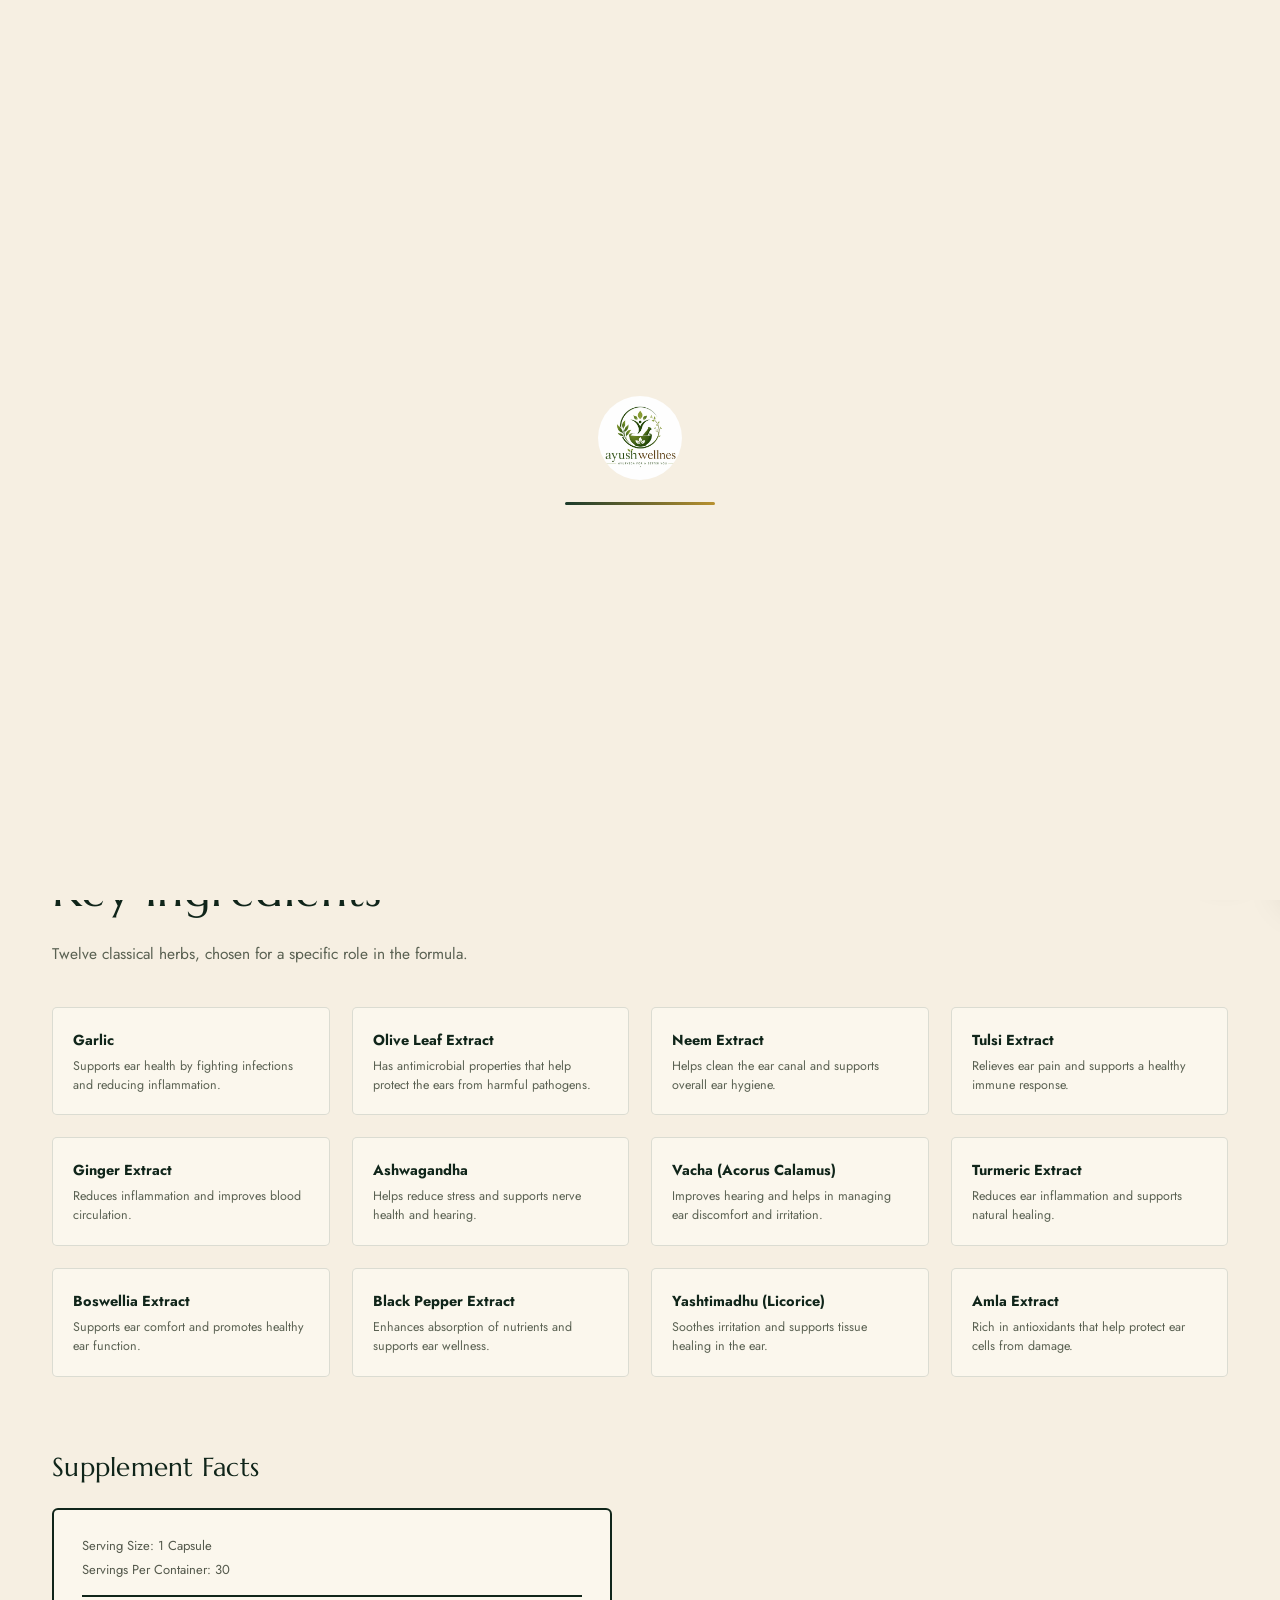
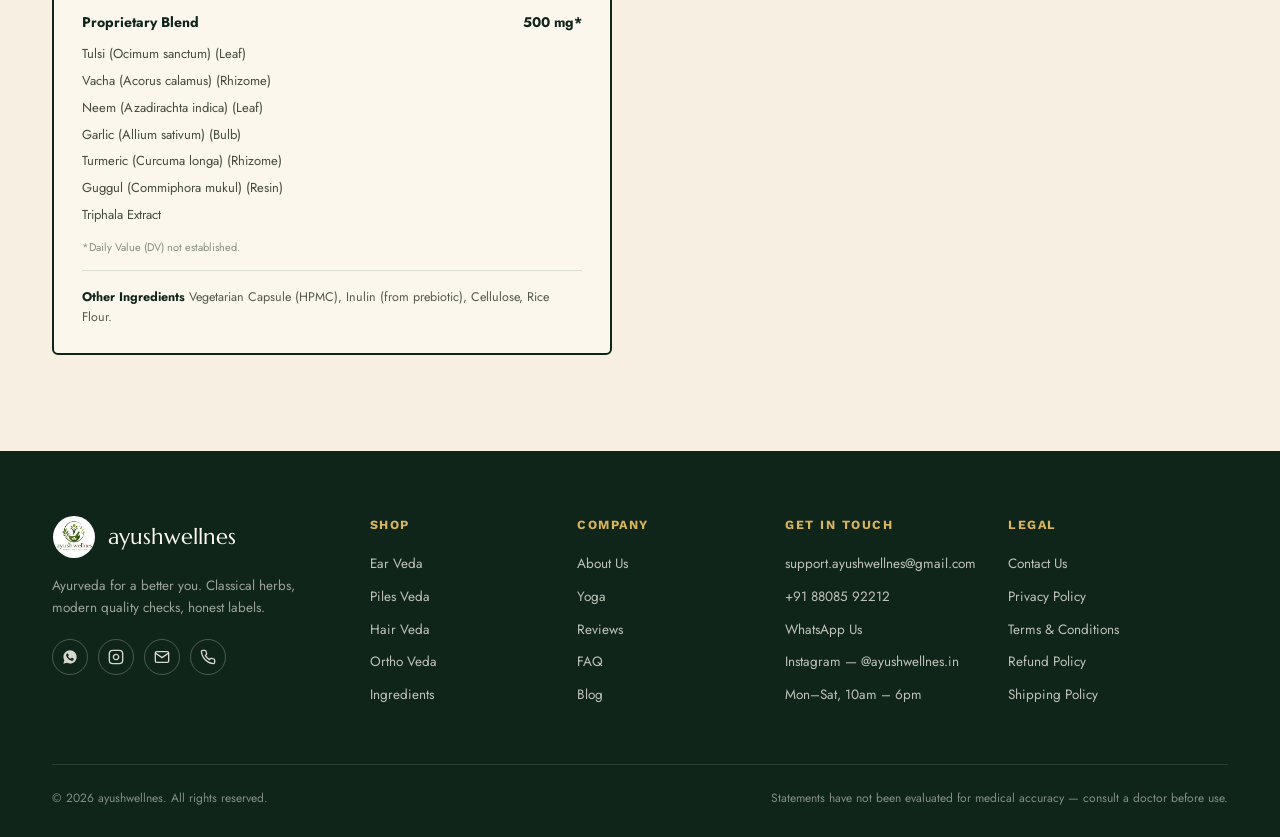
<file: ear-veda.html>
<!DOCTYPE html>

<html lang="en">
<head>
<meta charset="utf-8"/>
<meta content="width=device-width, initial-scale=1.0" name="viewport"/>
<title>Ear Veda — Natural Ear Care — ayushwellnes</title>
<meta content="Ear Veda by ayushwellnes — a classical Ayurvedic herbal formula, 30 vegetarian capsules. Made in India, no artificial fillers." name="description"/>
<link rel="canonical" href="https://ayushwellnes.in/ear-veda.html"/>
<meta content="Ear Veda — Natural Ear Care — ayushwellnes" property="og:title"/>
<meta content="Ear Veda by ayushwellnes — a classical Ayurvedic herbal formula, 30 vegetarian capsules. Made in India, no artificial fillers." property="og:description"/>
<meta content="https://ayushwellnes.in/ear-veda.html" property="og:url"/>
<meta content="website" property="og:type"/>
<meta content="ayushwellnes" property="og:site_name"/>
<meta content="https://ayushwellnes.in/og-image.jpg" property="og:image"/>
<meta content="1200" property="og:image:width"/>
<meta content="630" property="og:image:height"/>
<meta content="summary_large_image" name="twitter:card"/>
<meta content="Ear Veda — Natural Ear Care — ayushwellnes" name="twitter:title"/>
<meta content="Ear Veda by ayushwellnes — a classical Ayurvedic herbal formula, 30 vegetarian capsules. Made in India, no artificial fillers." name="twitter:description"/>
<meta content="https://ayushwellnes.in/og-image.jpg" name="twitter:image"/>
<link rel="icon" type="image/x-icon" href="favicon.ico"/>
<link rel="icon" type="image/png" sizes="16x16" href="favicon-16x16.png"/>
<link rel="icon" type="image/png" sizes="32x32" href="favicon-32x32.png"/>
<link rel="icon" type="image/png" sizes="48x48" href="favicon-48x48.png"/>
<link rel="icon" type="image/png" sizes="96x96" href="favicon-96x96.png"/>
<link rel="icon" type="image/png" sizes="192x192" href="favicon-192x192.png"/>
<link rel="apple-touch-icon" sizes="180x180" href="apple-touch-icon.png"/>
<link href="https://fonts.googleapis.com" rel="preconnect"/>
<link crossorigin="" href="https://fonts.gstatic.com" rel="preconnect"/>
<link href="https://fonts.googleapis.com/css2?family=Marcellus&amp;family=Jost:wght@300;400;500;600;700&amp;family=Work+Sans:wght@400;500;600&amp;display=swap" rel="stylesheet"/>

<link href="style.css" rel="stylesheet"/></head>
<body>
<div class="page-loader" id="pageLoader">
<picture><source srcset="logo.webp" type="image/webp"/><img alt="ayushwellnes" src="logo.jpg"/></picture>
<div class="loader-bar"><div class="loader-fill"></div></div>
</div>
<!-- ===== HEADER ===== -->
<header>
<div class="nav-inner">
<a class="brand" href="index.html">
<picture><source srcset="logo.webp" type="image/webp"/><img alt="ayushwellnes logo" height="44" src="logo.jpg" width="44"/></picture>
<div class="brand-text">
<div class="name">ayushwellnes</div>
<div class="tag" data-i18n="brand_tag">Ayurveda for a better you</div>
</div>
</a>
<nav id="siteNav">
<ul>
<li><a data-i18n="nav_products" href="index.html#products">Products</a></li>
<li><a data-i18n="nav_ingredients" href="index.html#apothecary">Ingredients</a></li>
<li><a data-i18n="nav_about" href="index.html#about">About</a></li>
<li><a data-i18n="nav_yoga" href="index.html#yoga">Yoga</a></li>
<li><a data-i18n="nav_reviews" href="index.html#testimonials">Reviews</a></li>
<li><a data-i18n="nav_faq" href="index.html#faq">FAQ</a></li>
<li><a data-i18n="nav_blog" href="blog.html">Blog</a></li>
<li><a data-i18n="nav_enquiry" href="index.html#enquiry">Enquiry</a></li>
</ul>
</nav>
<div class="nav-right">
<div class="lang-switcher" id="langSwitcher">
<button aria-label="Change language" class="lang-btn" data-i18n-aria="aria_lang_toggle" id="langSwitcherBtn" type="button">
<svg fill="none" height="16" stroke="currentColor" stroke-width="1.8" viewbox="0 0 24 24" width="16"><circle cx="12" cy="12" r="9"></circle><path d="M3 12h18"></path><path d="M12 3c2.5 2.6 3.8 5.7 3.8 9s-1.3 6.4-3.8 9c-2.5-2.6-3.8-5.7-3.8-9s1.3-6.4 3.8-9z"></path></svg>
<span id="langNowLabel">EN</span>
<svg class="lang-caret" fill="none" height="10" stroke="currentColor" stroke-width="2" viewbox="0 0 24 24" width="10"><path d="M6 9l6 6 6-6"></path></svg>
</button>
<div class="lang-menu" id="langMenu">
<button class="lang-option active" data-lang="en" type="button">English</button>
<button class="lang-option" data-lang="hi" type="button">हिंदी</button>
</div>
</div>
<div class="account-switcher" id="accountSwitcher">
<button aria-label="Login / My Account" class="account-btn" data-i18n-aria="aria_account" id="accountBtn" type="button">
<svg fill="none" stroke="currentColor" stroke-width="1.8" viewbox="0 0 24 24"><path d="M20 21v-2a4 4 0 0 0-4-4H8a4 4 0 0 0-4 4v2"></path><circle cx="12" cy="7" r="4"></circle></svg>
</button>
<div class="account-menu" id="accountMenu">
<div class="account-menu-info">
<div class="am-greeting"><span data-i18n="account_greeting">Hi</span> <span id="accountUserName"></span></div>
<div class="am-note" data-i18n="account_menu_orders_note">Signed in on this device</div>
</div>
<button class="account-logout-btn" data-i18n="account_logout_btn" id="accountLogoutBtn" type="button">Logout</button>
</div>
</div>
<button aria-label="Open cart" class="cart-btn" data-i18n-aria="aria_cart_open" id="cartOpenBtn">
<svg fill="none" height="20" stroke="currentColor" stroke-width="1.8" viewbox="0 0 24 24" width="20"><circle cx="9" cy="21" r="1"></circle><circle cx="20" cy="21" r="1"></circle><path d="M1 1h4l2.68 13.39a2 2 0 0 0 2 1.61h9.72a2 2 0 0 0 2-1.61L23 6H6"></path></svg>
        <span data-i18n="cart_label">Cart</span> <span class="cart-count" id="cartCount">0</span>
</button>
<button aria-label="Toggle menu" class="menu-toggle" data-i18n-aria="aria_menu_toggle" id="menuToggle">☰</button>
</div>
</div>
</header>
<!-- ===== BREADCRUMB + PRODUCT ===== -->
<section class="section product-detail-page" style="padding-top:44px;">
<div class="wrap">
<div class="breadcrumb">
<a data-i18n="breadcrumb_home" href="index.html">Home</a>
<span class="sep">/</span>
<a data-i18n="breadcrumb_products" href="index.html#products">Products</a>
<span class="sep">/</span>
<span class="current">Ear Veda</span>
</div>
<div class="pd-page-grid">
<div class="pgallery" id="pGallery">
<div class="pgallery-track">
<div class="pgallery-slide"><picture><source srcset="ear-veda-lifestyle.webp" type="image/webp"/><img alt="Ear Veda lifestyle photo" src="ear-veda-lifestyle.jpg"/></picture></div>
<div class="pgallery-slide"><picture><source srcset="ear-veda-ingredients.webp" type="image/webp"/><img alt="Ear Veda ingredients infographic" loading="lazy" src="ear-veda-ingredients.jpg"/></picture></div>
<div class="pgallery-slide"><picture><source srcset="ear-veda-testimonials.webp" type="image/webp"/><img alt="Ear Veda customer testimonials" loading="lazy" src="ear-veda-testimonials.jpg"/></picture></div>
</div>
<button aria-label="Previous image" class="pgallery-arrow prev" data-i18n-aria="pd_gallery_prev" type="button"><svg fill="none" height="18" stroke="currentColor" stroke-width="2.4" viewbox="0 0 24 24" width="18"><path d="M15 18l-6-6 6-6"></path></svg></button>
<button aria-label="Next image" class="pgallery-arrow next" data-i18n-aria="pd_gallery_next" type="button"><svg fill="none" height="18" stroke="currentColor" stroke-width="2.4" viewbox="0 0 24 24" width="18"><path d="M9 18l6-6-6-6"></path></svg></button>
<div class="pgallery-dots">
<button aria-label="Go to image 1" class="pgallery-dot active" type="button"></button>
<button aria-label="Go to image 2" class="pgallery-dot" type="button"></button>
<button aria-label="Go to image 3" class="pgallery-dot" type="button"></button>
</div>
</div>
<div class="pd-page-info">
<h1>Ear Veda</h1>
<div class="sub" data-i18n="earveda_sub">Natural Ear Care · 30 Capsules</div>
<div class="rating-row"><span class="stars-sm">★★★★★</span> <span class="rating-num">4.8</span> <span class="rating-count">(120)</span></div>
<div class="price-row">
<div class="price">
<span class="amt">₹2,999</span>
<span class="mrp">₹3,799</span>
<span class="save" data-i18n="save_21">Save 21%</span>
</div>
</div>
<p class="desc" data-i18n="earveda_desc">A gentle, herb-led formula that supports ear health, eases discomfort, and helps promote clear hearing over consistent use.</p>
<ul class="benefit-list">
<li><svg fill="none" stroke="currentColor" stroke-width="2.5" viewbox="0 0 24 24"><path d="M20 6L9 17l-5-5"></path></svg> <span data-i18n="earveda_benefit1">Supports overall ear health</span></li>
<li><svg fill="none" stroke="currentColor" stroke-width="2.5" viewbox="0 0 24 24"><path d="M20 6L9 17l-5-5"></path></svg> <span data-i18n="earveda_benefit2">Relieves everyday discomfort</span></li>
<li><svg fill="none" stroke="currentColor" stroke-width="2.5" viewbox="0 0 24 24"><path d="M20 6L9 17l-5-5"></path></svg> <span data-i18n="earveda_benefit3">Promotes clear hearing</span></li>
</ul>
<div class="product-actions">
<button class="add-btn" data-i18n="addtocart_btn" data-id="ear-veda" data-img="ear-veda.jpg" data-name="Ear Veda" data-price="2999">Buy Now</button>
</div>
<div class="pd-trustrow">
<span><svg fill="none" stroke="currentColor" stroke-width="2.5" viewbox="0 0 24 24"><path d="M20 6L9 17l-5-5"></path></svg> <span data-i18n="hero_trust_1">100% Natural</span></span>
<span><svg fill="none" stroke="currentColor" stroke-width="2.5" viewbox="0 0 24 24"><path d="M20 6L9 17l-5-5"></path></svg> <span data-i18n="hero_trust_2">Ayurvedic Formula</span></span>
<span><svg fill="none" stroke="currentColor" stroke-width="2.5" viewbox="0 0 24 24"><path d="M20 6L9 17l-5-5"></path></svg> <span data-i18n="hero_trust_3">No Artificial Ingredients</span></span>
</div>
</div>
</div>

<!-- Ingredients -->
<div class="pd-ingredients">
<div class="section-head reveal" style="text-align:left;margin:0 0 40px;max-width:100%;">
<div class="eyebrow" data-i18n="apothecary_eyebrow">From the Apothecary Shelf</div>
<h2 data-i18n="pd_ingredients_h2">Key Ingredients</h2>
<p data-i18n="pd_ingredients_p">Twelve classical herbs, chosen for a specific role in the formula.</p>
</div>
<div class="ingredient-grid">
<div class="ingredient-card"><h5 data-i18n="ing_garlic_n">Garlic</h5><p data-i18n="ing_garlic_d">Supports ear health by fighting infections and reducing inflammation.</p></div>
<div class="ingredient-card"><h5 data-i18n="ing_olive_n">Olive Leaf Extract</h5><p data-i18n="ing_olive_d">Has antimicrobial properties that help protect the ears from harmful pathogens.</p></div>
<div class="ingredient-card"><h5 data-i18n="ing_neem_n">Neem Extract</h5><p data-i18n="ing_neem_d">Helps clean the ear canal and supports overall ear hygiene.</p></div>
<div class="ingredient-card"><h5 data-i18n="ing_tulsi_n">Tulsi Extract</h5><p data-i18n="ing_tulsi_d">Relieves ear pain and supports a healthy immune response.</p></div>
<div class="ingredient-card"><h5 data-i18n="ing_ginger_n">Ginger Extract</h5><p data-i18n="ing_ginger_d">Reduces inflammation and improves blood circulation.</p></div>
<div class="ingredient-card"><h5 data-i18n="ing_ashwagandha_n">Ashwagandha</h5><p data-i18n="ing_ashwagandha_d">Helps reduce stress and supports nerve health and hearing.</p></div>
<div class="ingredient-card"><h5 data-i18n="ing_vacha_n">Vacha (Acorus Calamus)</h5><p data-i18n="ing_vacha_d">Improves hearing and helps in managing ear discomfort and irritation.</p></div>
<div class="ingredient-card"><h5 data-i18n="ing_turmeric_n">Turmeric Extract</h5><p data-i18n="ing_turmeric_d">Reduces ear inflammation and supports natural healing.</p></div>
<div class="ingredient-card"><h5 data-i18n="ing_boswellia_n">Boswellia Extract</h5><p data-i18n="ing_boswellia_d">Supports ear comfort and promotes healthy ear function.</p></div>
<div class="ingredient-card"><h5 data-i18n="ing_pepper_n">Black Pepper Extract</h5><p data-i18n="ing_pepper_d">Enhances absorption of nutrients and supports ear wellness.</p></div>
<div class="ingredient-card"><h5 data-i18n="ing_yashtimadhu_n">Yashtimadhu (Licorice)</h5><p data-i18n="ing_yashtimadhu_d">Soothes irritation and supports tissue healing in the ear.</p></div>
<div class="ingredient-card"><h5 data-i18n="ing_amla_n">Amla Extract</h5><p data-i18n="ing_amla_d">Rich in antioxidants that help protect ear cells from damage.</p></div>
</div>
</div>

<!-- Supplement Facts -->
<div class="pd-suppfacts">
<h2 data-i18n="pd_suppfacts_h2" style="font-family:'Marcellus',serif; font-size:26px; color:var(--forest-deep); margin-bottom:20px;">Supplement Facts</h2>
<div class="suppfacts-box">
<div class="sf-line" data-i18n="pd_suppfacts_serving">Serving Size: 1 Capsule</div>
<div class="sf-line" data-i18n="pd_suppfacts_perbottle">Servings Per Container: 30</div>
<hr/>
<div class="sf-blend-row"><span data-i18n="pd_suppfacts_blend_h">Proprietary Blend</span><span data-i18n="pd_suppfacts_blend_amt">500 mg*</span></div>
<div class="sf-ingredient-line">Tulsi (Ocimum sanctum) (Leaf)</div>
<div class="sf-ingredient-line">Vacha (Acorus calamus) (Rhizome)</div>
<div class="sf-ingredient-line">Neem (Azadirachta indica) (Leaf)</div>
<div class="sf-ingredient-line">Garlic (Allium sativum) (Bulb)</div>
<div class="sf-ingredient-line">Turmeric (Curcuma longa) (Rhizome)</div>
<div class="sf-ingredient-line">Guggul (Commiphora mukul) (Resin)</div>
<div class="sf-ingredient-line">Triphala Extract</div>
<div class="sf-dv-note" data-i18n="pd_suppfacts_dv_note">*Daily Value (DV) not established.</div>
<hr class="thin"/>
<div class="sf-other"><b data-i18n="pd_suppfacts_other_h">Other Ingredients:</b> <span data-i18n="pd_suppfacts_other_list">Vegetarian Capsule (HPMC), Inulin (from prebiotic), Cellulose, Rice Flour.</span></div>
</div>
</div>
</div>
</section>
<!-- ===== FOOTER ===== -->
<footer>
<div class="wrap">
<div class="footer-grid">
<div class="footer-brand">
<div class="brand" style="pointer-events:none;">
<picture><source srcset="logo.webp" type="image/webp"/><img alt="ayushwellnes logo" height="44" loading="lazy" src="logo.jpg" style="height:44px;width:44px;border-radius:50%;object-fit:cover;" width="44"/></picture>
<div class="brand-text"><div class="name">ayushwellnes</div></div>
</div>
<p data-i18n="footer_tagline">Ayurveda for a better you. Classical herbs, modern quality checks, honest labels.</p>
<div class="footer-social">
<a aria-label="WhatsApp" data-i18n-aria="aria_whatsapp" href="https://wa.me/918808592212" rel="noopener" target="_blank"><svg fill="currentColor" height="16" viewbox="0 0 24 24" width="16"><path d="M12.04 2C6.58 2 2.13 6.45 2.13 11.91c0 1.79.47 3.51 1.36 5.03L2.05 22l5.2-1.36a9.86 9.86 0 0 0 4.79 1.22h.01c5.46 0 9.9-4.45 9.9-9.9C21.96 6.45 17.5 2 12.04 2zm5.8 14.14c-.24.68-1.19 1.24-1.95 1.4-.52.11-1.2.2-3.49-.75-2.93-1.21-4.82-4.19-4.97-4.39-.14-.19-1.19-1.58-1.19-3.02 0-1.43.75-2.13 1.02-2.42.24-.27.53-.33.71-.33.18 0 .35 0 .5.01.16.01.38-.06.6.46.24.55.8 1.9.87 2.04.07.14.11.31.02.5-.09.19-.14.31-.28.47-.14.16-.29.36-.42.48-.14.13-.28.28-.12.55.16.27.72 1.19 1.55 1.93 1.06.95 1.96 1.24 2.23 1.38.27.14.43.12.59-.07.16-.2.68-.79.86-1.06.18-.27.36-.23.6-.14.24.09 1.55.73 1.81.86.27.14.45.2.51.31.07.11.07.63-.17 1.31z"></path></svg></a>
<a aria-label="Instagram" href="https://instagram.com/ayushwellnes.in" rel="noopener" target="_blank"><svg fill="none" height="16" stroke="currentColor" stroke-width="2" viewbox="0 0 24 24" width="16"><rect height="20" rx="5" ry="5" width="20" x="2" y="2"></rect><path d="M16 11.37A4 4 0 1 1 12.63 8 4 4 0 0 1 16 11.37z"></path><line x1="17.5" x2="17.51" y1="6.5" y2="6.5"></line></svg></a>
<a aria-label="Email" href="mailto:support.ayushwellnes@gmail.com"><svg fill="none" height="16" stroke="currentColor" stroke-width="2" viewbox="0 0 24 24" width="16"><path d="M22 6l-10 7L2 6"></path><rect height="16" rx="2" width="20" x="2" y="4"></rect></svg></a>
<a aria-label="Call" href="tel:+918808592212"><svg fill="none" height="16" stroke="currentColor" stroke-width="2" viewbox="0 0 24 24" width="16"><path d="M22 16.92v3a2 2 0 0 1-2.18 2 19.79 19.79 0 0 1-8.63-3.07 19.5 19.5 0 0 1-6-6 19.79 19.79 0 0 1-3.07-8.67A2 2 0 0 1 4.11 2h3a2 2 0 0 1 2 1.72c.127.96.361 1.903.7 2.81a2 2 0 0 1-.45 2.11L8.09 9.91a16 16 0 0 0 6 6l1.27-1.27a2 2 0 0 1 2.11-.45c.907.339 1.85.573 2.81.7A2 2 0 0 1 22 16.92z"></path></svg></a>
</div>
</div>
<div>
<h5 data-i18n="footer_shop_h5">Shop</h5>
<ul>
<li><a data-i18n="footer_earveda_link" href="ear-veda.html">Ear Veda</a></li>
<li><a data-i18n="footer_pilesveda_link" href="piles-veda.html">Piles Veda</a></li>
<li><a data-i18n="footer_hairveda_link" href="hair-veda.html">Hair Veda</a></li>
<li><a data-i18n="footer_orthoveda_link" href="ortho-veda.html">Ortho Veda</a></li>
<li><a data-i18n="footer_ingredients_link" href="index.html#apothecary">Ingredients</a></li>
</ul>
</div>
<div>
<h5 data-i18n="footer_company_h5">Company</h5>
<ul>
<li><a data-i18n="footer_about_link" href="index.html#about">About Us</a></li>
<li><a data-i18n="nav_yoga" href="index.html#yoga">Yoga</a></li>
<li><a data-i18n="footer_reviews_link" href="index.html#testimonials">Reviews</a></li>
<li><a data-i18n="footer_faq_link" href="index.html#faq">FAQ</a></li>
<li><a data-i18n="footer_blog_link" href="blog.html">Blog</a></li>
</ul>
</div>
<div>
<h5 data-i18n="footer_contact_h5">Get in Touch</h5>
<ul>
<li><a href="mailto:support.ayushwellnes@gmail.com">support.ayushwellnes@gmail.com</a></li>
<li><a href="tel:+918808592212">+91 88085 92212</a></li>
<li><a data-i18n="footer_whatsapp_link" href="https://wa.me/918808592212" rel="noopener" target="_blank">WhatsApp Us</a></li>
<li><a data-i18n="footer_instagram_link" href="https://instagram.com/ayushwellnes.in" rel="noopener" target="_blank">Instagram — @ayushwellnes.in</a></li>
<li data-i18n="footer_hours">Mon–Sat, 10am – 6pm</li>
</ul>
</div>
<div>
<h5 data-i18n="footer_legal_h5">Legal</h5>
<ul>
<li><a data-i18n="footer_contact_link" href="contact.html">Contact Us</a></li>
<li><a data-i18n="footer_privacy_link" href="privacy.html">Privacy Policy</a></li>
<li><a data-i18n="footer_terms_link" href="terms.html">Terms &amp; Conditions</a></li>
<li><a data-i18n="footer_refund_link" href="refund.html">Refund Policy</a></li>
<li><a data-i18n="footer_shipping_link" href="shipping.html">Shipping Policy</a></li>
</ul>
</div>
</div>
<div class="footer-bottom">
<span data-i18n="footer_copyright">© 2026 ayushwellnes. All rights reserved.</span>
<span data-i18n="footer_disclaimer">Statements have not been evaluated for medical accuracy — consult a doctor before use.</span>
</div>
</div>
</footer>
<!-- ===== CART DRAWER ===== -->
<div class="overlay" id="overlay"></div>
<div class="cart-drawer" id="cartDrawer">
<div class="cart-head">
<h3 data-i18n="cart_title">Your Cart</h3>
<button class="cart-close" id="cartCloseBtn">×</button>
</div>
<div class="cart-items" id="cartItems"></div>
<div class="cart-foot">
<div class="cart-total"><span data-i18n="cart_total_label">Total</span><span id="cartTotal">₹0</span></div>
<button class="btn btn-primary" data-i18n="cart_checkout_btn" id="checkoutBtn">Checkout</button>
</div>
</div>
<!-- ===== CHECKOUT MODAL ===== -->
<div class="modal-overlay" id="checkoutModal">
<div class="modal" id="modalBox">
<button class="modal-close" id="modalCloseBtn">×</button>
<div id="modalFormWrap">
<h3 data-i18n="checkout_title">Complete your order</h3>
<p class="mnote" data-i18n="checkout_note">Placing an order opens WhatsApp with your order details so our team can confirm it and share payment options with you.</p>
<form id="checkoutForm">
<label data-i18n="form_name_label" for="cName">Full Name</label>
<input id="cName" required="" type="text"/>
<label data-i18n="form_phone_label" for="cPhone">Phone Number</label>
<input id="cPhone" required="" type="tel"/>
<label data-i18n="checkout_address_label" for="cAddr">Delivery Address</label>
<textarea id="cAddr" required="" rows="3"></textarea>
<button class="btn btn-primary" type="submit"><span data-i18n="checkout_placeorder_prefix">Place Order — </span><span id="modalTotal">₹0</span></button>
</form>
</div>
<div id="modalSuccessWrap" style="display:none;">
<div class="success-box">
<svg class="ic" fill="none" stroke="currentColor" stroke-width="1.6" viewbox="0 0 24 24"><circle cx="12" cy="12" r="10"></circle><path d="M8 12l2.5 2.5L16 9"></path></svg>
<h3 data-i18n="checkout_success_h3">Order received!</h3>
<p class="mnote" data-i18n="checkout_success_note">Thank you — your order details have been sent to us on WhatsApp. Our team will confirm delivery and payment shortly.</p>
<button class="btn btn-outline" data-i18n="checkout_continue_btn" id="modalDoneBtn" style="width:100%;justify-content:center;">Continue Shopping</button>
</div>
</div>
</div>
</div>
<!-- ===== LOGIN / SIGNUP MODAL ===== -->
<div class="modal-overlay" id="authModal">
<div class="modal auth-modal" id="authModalBox">
<button class="modal-close" id="authModalCloseBtn" type="button">×</button>
<div class="auth-tabs">
<button class="auth-tab active" data-i18n="login_tab" data-tab="login" id="authTabLogin" type="button">Login</button>
<button class="auth-tab" data-i18n="signup_tab" data-tab="signup" id="authTabSignup" type="button">Sign Up</button>
</div>
<form class="auth-form" id="loginForm">
<label data-i18n="login_phone_label" for="loginPhone">Phone Number</label>
<input id="loginPhone" required type="tel"/>
<label data-i18n="login_password_label" for="loginPassword">Password</label>
<input id="loginPassword" required type="password"/>
<p class="auth-error" id="loginError" style="display:none;"></p>
<button class="btn btn-primary" data-i18n="login_submit_btn" style="width:100%;justify-content:center;" type="submit">Login</button>
<p class="auth-switch"><span data-i18n="login_switch_prompt">New here?</span> <a data-i18n="login_switch_link" href="#" id="goToSignup">Create an account</a></p>
</form>
<form class="auth-form" id="signupForm" style="display:none;">
<label data-i18n="signup_name_label" for="signupName">Full Name</label>
<input id="signupName" required type="text"/>
<label data-i18n="login_phone_label" for="signupPhone">Phone Number</label>
<input id="signupPhone" required type="tel"/>
<label data-i18n="signup_email_label" for="signupEmail">Email (optional)</label>
<input id="signupEmail" type="email"/>
<label data-i18n="login_password_label" for="signupPassword">Password</label>
<input id="signupPassword" required type="password"/>
<p class="auth-error" id="signupError" style="display:none;"></p>
<button class="btn btn-primary" data-i18n="signup_submit_btn" style="width:100%;justify-content:center;" type="submit">Create Account</button>
<p class="auth-switch"><span data-i18n="signup_switch_prompt">Already have an account?</span> <a data-i18n="signup_switch_link" href="#" id="goToLogin">Login</a></p>
</form>
<p class="auth-note" data-i18n="login_note">For your security, please use a password you don't use elsewhere.</p>
</div>
</div>
<div class="float-stack">
<button aria-label="Back to top" class="float-btn back-to-top" data-i18n-aria="aria_back_to_top" id="backToTopBtn" type="button">
<svg fill="none" stroke="currentColor" stroke-width="2.2" viewbox="0 0 24 24"><path d="M12 19V5M5 12l7-7 7 7"></path></svg>
</button>
<a aria-label="Call us" class="float-btn call-float" data-i18n-aria="aria_call" href="tel:+918808592212">
<svg fill="none" stroke="currentColor" stroke-width="2" viewbox="0 0 24 24"><path d="M22 16.92v3a2 2 0 0 1-2.18 2 19.79 19.79 0 0 1-8.63-3.07 19.5 19.5 0 0 1-6-6 19.79 19.79 0 0 1-3.07-8.67A2 2 0 0 1 4.11 2h3a2 2 0 0 1 2 1.72c.127.96.361 1.903.7 2.81a2 2 0 0 1-.45 2.11L8.09 9.91a16 16 0 0 0 6 6l1.27-1.27a2 2 0 0 1 2.11-.45c.907.339 1.85.573 2.81.7A2 2 0 0 1 22 16.92z"></path></svg>
</a>
<a aria-label="Chat on WhatsApp" class="float-btn whatsapp-float" data-i18n-aria="aria_whatsapp" href="https://wa.me/918808592212?text=Hi%2C%20I%27m%20interested%20in%20ayushwellnes%20products" rel="noopener" target="_blank">
<svg viewbox="0 0 24 24"><path d="M12.04 2C6.58 2 2.13 6.45 2.13 11.91c0 1.79.47 3.51 1.36 5.03L2.05 22l5.2-1.36a9.86 9.86 0 0 0 4.79 1.22h.01c5.46 0 9.9-4.45 9.9-9.9C21.96 6.45 17.5 2 12.04 2zm5.8 14.14c-.24.68-1.19 1.24-1.95 1.4-.52.11-1.2.2-3.49-.75-2.93-1.21-4.82-4.19-4.97-4.39-.14-.19-1.19-1.58-1.19-3.02 0-1.43.75-2.13 1.02-2.42.24-.27.53-.33.71-.33.18 0 .35 0 .5.01.16.01.38-.06.6.46.24.55.8 1.9.87 2.04.07.14.11.31.02.5-.09.19-.14.31-.28.47-.14.16-.29.36-.42.48-.14.13-.28.28-.12.55.16.27.72 1.19 1.55 1.93 1.06.95 1.96 1.24 2.23 1.38.27.14.43.12.59-.07.16-.2.68-.79.86-1.06.18-.27.36-.23.6-.14.24.09 1.55.73 1.81.86.27.14.45.2.51.31.07.11.07.63-.17 1.31z"></path></svg>
</a>
</div>
<div class="toast" id="toast">
<svg fill="none" height="16" stroke="currentColor" stroke-width="2.5" viewbox="0 0 24 24" width="16"><path d="M20 6L9 17l-5-5"></path></svg>
<span data-i18n="toast_default" id="toastText">Added to cart</span>
</div>

<script src="i18n.js"></script>
<script src="script.js"></script></body>
</html>
</file>
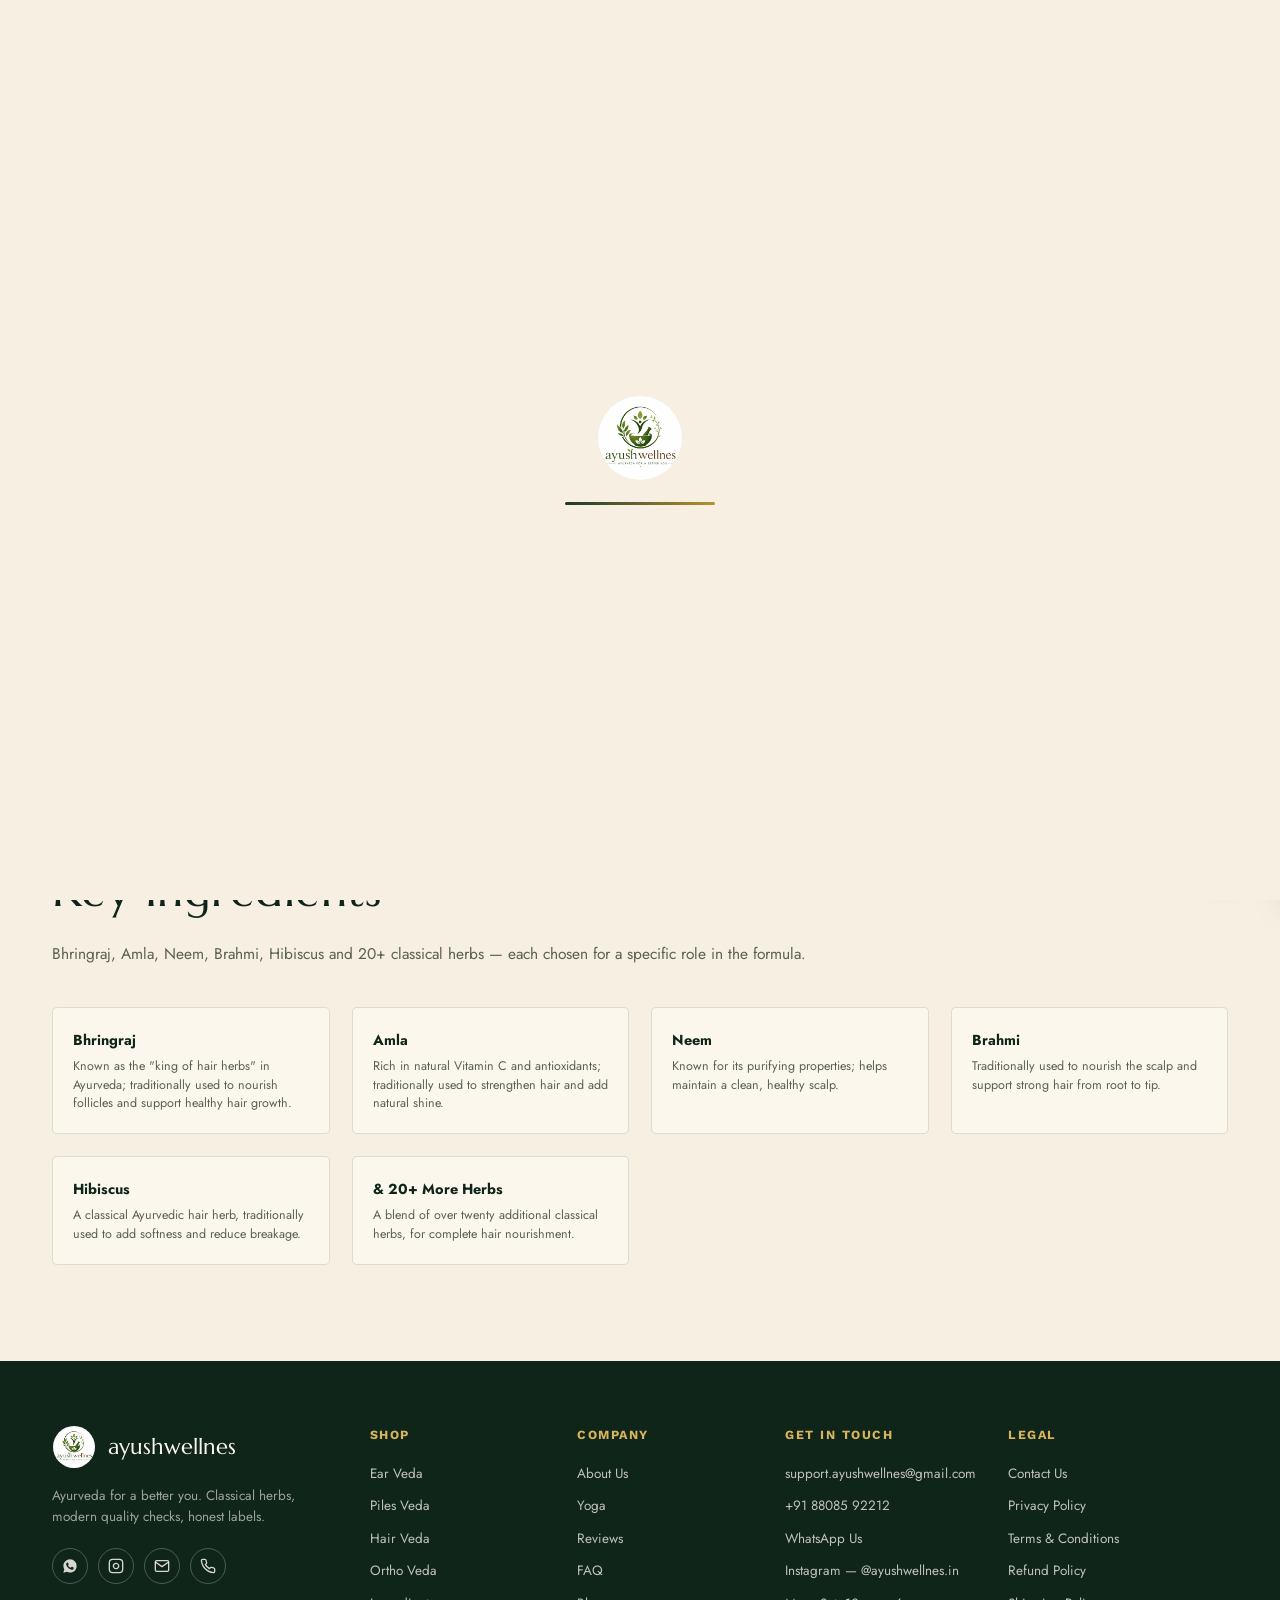
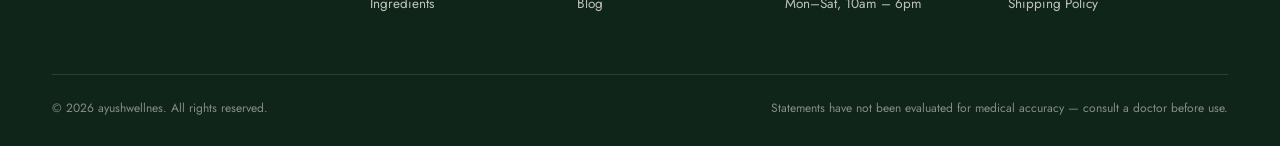
<file: hair-veda.html>
<!DOCTYPE html>

<html lang="en">
<head>
<meta charset="utf-8"/>
<meta content="width=device-width, initial-scale=1.0" name="viewport"/>
<title>Hair Veda — Herbal Hair Oil — ayushwellnes</title>
<meta content="Hair Veda by ayushwellnes — a classical Ayurvedic herbal hair oil enriched with Bhringraj, Amla, Neem, Brahmi, Hibiscus &amp; 20+ herbs, 100 ml." name="description"/>
<link rel="canonical" href="https://ayushwellnes.in/hair-veda.html"/>
<meta content="Hair Veda — Herbal Hair Oil — ayushwellnes" property="og:title"/>
<meta content="Hair Veda by ayushwellnes — a classical Ayurvedic herbal hair oil enriched with Bhringraj, Amla, Neem, Brahmi, Hibiscus &amp; 20+ herbs, 100 ml." property="og:description"/>
<meta content="https://ayushwellnes.in/hair-veda.html" property="og:url"/>
<meta content="website" property="og:type"/>
<meta content="ayushwellnes" property="og:site_name"/>
<meta content="https://ayushwellnes.in/og-image.jpg" property="og:image"/>
<meta content="1200" property="og:image:width"/>
<meta content="630" property="og:image:height"/>
<meta content="summary_large_image" name="twitter:card"/>
<meta content="Hair Veda — Herbal Hair Oil — ayushwellnes" name="twitter:title"/>
<meta content="Hair Veda by ayushwellnes — a classical Ayurvedic herbal hair oil enriched with Bhringraj, Amla, Neem, Brahmi, Hibiscus &amp; 20+ herbs, 100 ml." name="twitter:description"/>
<meta content="https://ayushwellnes.in/og-image.jpg" name="twitter:image"/>
<link rel="icon" type="image/x-icon" href="favicon.ico"/>
<link rel="icon" type="image/png" sizes="16x16" href="favicon-16x16.png"/>
<link rel="icon" type="image/png" sizes="32x32" href="favicon-32x32.png"/>
<link rel="icon" type="image/png" sizes="48x48" href="favicon-48x48.png"/>
<link rel="icon" type="image/png" sizes="96x96" href="favicon-96x96.png"/>
<link rel="icon" type="image/png" sizes="192x192" href="favicon-192x192.png"/>
<link rel="apple-touch-icon" sizes="180x180" href="apple-touch-icon.png"/>
<link href="https://fonts.googleapis.com" rel="preconnect"/>
<link crossorigin="" href="https://fonts.gstatic.com" rel="preconnect"/>
<link href="https://fonts.googleapis.com/css2?family=Marcellus&amp;family=Jost:wght@300;400;500;600;700&amp;family=Work+Sans:wght@400;500;600&amp;display=swap" rel="stylesheet"/>

<link href="style.css" rel="stylesheet"/></head>
<body>
<div class="page-loader" id="pageLoader">
<picture><source srcset="logo.webp" type="image/webp"/><img alt="ayushwellnes" src="logo.jpg"/></picture>
<div class="loader-bar"><div class="loader-fill"></div></div>
</div>
<!-- ===== HEADER ===== -->
<header>
<div class="nav-inner">
<a class="brand" href="index.html">
<picture><source srcset="logo.webp" type="image/webp"/><img alt="ayushwellnes logo" height="44" src="logo.jpg" width="44"/></picture>
<div class="brand-text">
<div class="name">ayushwellnes</div>
<div class="tag" data-i18n="brand_tag">Ayurveda for a better you</div>
</div>
</a>
<nav id="siteNav">
<ul>
<li><a data-i18n="nav_products" href="index.html#products">Products</a></li>
<li><a data-i18n="nav_ingredients" href="index.html#apothecary">Ingredients</a></li>
<li><a data-i18n="nav_about" href="index.html#about">About</a></li>
<li><a data-i18n="nav_yoga" href="index.html#yoga">Yoga</a></li>
<li><a data-i18n="nav_reviews" href="index.html#testimonials">Reviews</a></li>
<li><a data-i18n="nav_faq" href="index.html#faq">FAQ</a></li>
<li><a data-i18n="nav_blog" href="blog.html">Blog</a></li>
<li><a data-i18n="nav_enquiry" href="index.html#enquiry">Enquiry</a></li>
</ul>
</nav>
<div class="nav-right">
<div class="lang-switcher" id="langSwitcher">
<button aria-label="Change language" class="lang-btn" data-i18n-aria="aria_lang_toggle" id="langSwitcherBtn" type="button">
<svg fill="none" height="16" stroke="currentColor" stroke-width="1.8" viewbox="0 0 24 24" width="16"><circle cx="12" cy="12" r="9"></circle><path d="M3 12h18"></path><path d="M12 3c2.5 2.6 3.8 5.7 3.8 9s-1.3 6.4-3.8 9c-2.5-2.6-3.8-5.7-3.8-9s1.3-6.4 3.8-9z"></path></svg>
<span id="langNowLabel">EN</span>
<svg class="lang-caret" fill="none" height="10" stroke="currentColor" stroke-width="2" viewbox="0 0 24 24" width="10"><path d="M6 9l6 6 6-6"></path></svg>
</button>
<div class="lang-menu" id="langMenu">
<button class="lang-option active" data-lang="en" type="button">English</button>
<button class="lang-option" data-lang="hi" type="button">हिंदी</button>
</div>
</div>
<div class="account-switcher" id="accountSwitcher">
<button aria-label="Login / My Account" class="account-btn" data-i18n-aria="aria_account" id="accountBtn" type="button">
<svg fill="none" stroke="currentColor" stroke-width="1.8" viewbox="0 0 24 24"><path d="M20 21v-2a4 4 0 0 0-4-4H8a4 4 0 0 0-4 4v2"></path><circle cx="12" cy="7" r="4"></circle></svg>
</button>
<div class="account-menu" id="accountMenu">
<div class="account-menu-info">
<div class="am-greeting"><span data-i18n="account_greeting">Hi</span> <span id="accountUserName"></span></div>
<div class="am-note" data-i18n="account_menu_orders_note">Signed in on this device</div>
</div>
<button class="account-logout-btn" data-i18n="account_logout_btn" id="accountLogoutBtn" type="button">Logout</button>
</div>
</div>
<button aria-label="Open cart" class="cart-btn" data-i18n-aria="aria_cart_open" id="cartOpenBtn">
<svg fill="none" height="20" stroke="currentColor" stroke-width="1.8" viewbox="0 0 24 24" width="20"><circle cx="9" cy="21" r="1"></circle><circle cx="20" cy="21" r="1"></circle><path d="M1 1h4l2.68 13.39a2 2 0 0 0 2 1.61h9.72a2 2 0 0 0 2-1.61L23 6H6"></path></svg>
        <span data-i18n="cart_label">Cart</span> <span class="cart-count" id="cartCount">0</span>
</button>
<button aria-label="Toggle menu" class="menu-toggle" data-i18n-aria="aria_menu_toggle" id="menuToggle">☰</button>
</div>
</div>
</header>
<!-- ===== BREADCRUMB + PRODUCT ===== -->
<section class="section product-detail-page" style="padding-top:44px;">
<div class="wrap">
<div class="breadcrumb">
<a data-i18n="breadcrumb_home" href="index.html">Home</a>
<span class="sep">/</span>
<a data-i18n="breadcrumb_products" href="index.html#products">Products</a>
<span class="sep">/</span>
<span class="current">Hair Veda</span>
</div>
<div class="pd-page-grid">
<div class="pgallery" id="pGallery">
<div class="pgallery-track">
<div class="pgallery-slide"><picture><source srcset="hair-veda-lifestyle.webp" type="image/webp"/><img alt="Hair Veda rooted in Ayurveda, made for modern hair care" src="hair-veda-lifestyle.jpg"/></picture></div>
<div class="pgallery-slide"><picture><source srcset="hair-veda-ingredients.webp" type="image/webp"/><img alt="Hair Veda enriched with Bhringraj, Amla, Hibiscus, Neem and Brahmi" loading="lazy" src="hair-veda-ingredients.jpg"/></picture></div>
<div class="pgallery-slide"><picture><source srcset="hair-veda-benefits.webp" type="image/webp"/><img alt="Hair Veda benefits infographic" loading="lazy" src="hair-veda-benefits.jpg"/></picture></div>
</div>
<button aria-label="Previous image" class="pgallery-arrow prev" data-i18n-aria="pd_gallery_prev" type="button"><svg fill="none" height="18" stroke="currentColor" stroke-width="2.4" viewbox="0 0 24 24" width="18"><path d="M15 18l-6-6 6-6"></path></svg></button>
<button aria-label="Next image" class="pgallery-arrow next" data-i18n-aria="pd_gallery_next" type="button"><svg fill="none" height="18" stroke="currentColor" stroke-width="2.4" viewbox="0 0 24 24" width="18"><path d="M9 18l6-6-6-6"></path></svg></button>
<div class="pgallery-dots">
<button aria-label="Go to image 1" class="pgallery-dot active" type="button"></button>
<button aria-label="Go to image 2" class="pgallery-dot" type="button"></button>
<button aria-label="Go to image 3" class="pgallery-dot" type="button"></button>
</div>
</div>
<div class="pd-page-info">
<h1>Hair Veda</h1>
<div class="sub" data-i18n="hairveda_sub">Herbal Hair Oil · 100 ml</div>
<div class="rating-row"><span class="stars-sm">★★★★★</span> <span class="rating-num">4.9</span> <span class="rating-count">(98)</span></div>
<div class="price-row">
<div class="price">
<span class="amt">₹1,299</span>
<span class="mrp">₹1,649</span>
<span class="save" data-i18n="save_21">Save 21%</span>
</div>
</div>
<p class="desc" data-i18n="hairveda_desc">A nourishing Ayurvedic hair oil enriched with Bhringraj, Amla, Neem, Brahmi, Hibiscus and 20+ herbs — traditionally used to strengthen hair from root to tip and care for the scalp.</p>
<ul class="benefit-list">
<li><svg fill="none" stroke="currentColor" stroke-width="2.5" viewbox="0 0 24 24"><path d="M20 6L9 17l-5-5"></path></svg> <span data-i18n="hairveda_benefit1">Strengthens hair from root to tip</span></li>
<li><svg fill="none" stroke="currentColor" stroke-width="2.5" viewbox="0 0 24 24"><path d="M20 6L9 17l-5-5"></path></svg> <span data-i18n="hairveda_benefit2">Nourishes and soothes the scalp</span></li>
<li><svg fill="none" stroke="currentColor" stroke-width="2.5" viewbox="0 0 24 24"><path d="M20 6L9 17l-5-5"></path></svg> <span data-i18n="hairveda_benefit3">Lightweight — no mineral oil, parabens or silicones</span></li>
</ul>
<div class="product-actions">
<button class="add-btn" data-i18n="addtocart_btn" data-id="hair-veda" data-img="hair-veda.jpg" data-name="Hair Veda" data-price="1299">Buy Now</button>
</div>
<div class="pd-trustrow">
<span><svg fill="none" stroke="currentColor" stroke-width="2.5" viewbox="0 0 24 24"><path d="M20 6L9 17l-5-5"></path></svg> <span data-i18n="hero_trust_1">100% Natural</span></span>
<span><svg fill="none" stroke="currentColor" stroke-width="2.5" viewbox="0 0 24 24"><path d="M20 6L9 17l-5-5"></path></svg> <span data-i18n="hero_trust_2">Ayurvedic Formula</span></span>
<span><svg fill="none" stroke="currentColor" stroke-width="2.5" viewbox="0 0 24 24"><path d="M20 6L9 17l-5-5"></path></svg> <span data-i18n="hero_trust_3">No Artificial Ingredients</span></span>
</div>
</div>
</div>

<!-- Ingredients -->
<div class="pd-ingredients">
<div class="section-head reveal" style="text-align:left;margin:0 0 40px;max-width:100%;">
<div class="eyebrow" data-i18n="apothecary_eyebrow">From the Apothecary Shelf</div>
<h2 data-i18n="pd_ingredients_h2">Key Ingredients</h2>
<p data-i18n="pd_ingredients_p_hairveda">Bhringraj, Amla, Neem, Brahmi, Hibiscus and 20+ classical herbs — each chosen for a specific role in the formula.</p>
</div>
<div class="ingredient-grid">
<div class="ingredient-card"><h5 data-i18n="ing3_bhringraj_n">Bhringraj</h5><p data-i18n="ing3_bhringraj_d">Known as the "king of hair herbs" in Ayurveda; traditionally used to nourish follicles and support healthy hair growth.</p></div>
<div class="ingredient-card"><h5 data-i18n="ing3_amla_n">Amla</h5><p data-i18n="ing3_amla_d">Rich in natural Vitamin C and antioxidants; traditionally used to strengthen hair and add natural shine.</p></div>
<div class="ingredient-card"><h5 data-i18n="ing3_neem_n">Neem</h5><p data-i18n="ing3_neem_d">Known for its purifying properties; helps maintain a clean, healthy scalp.</p></div>
<div class="ingredient-card"><h5 data-i18n="ing3_brahmi_n">Brahmi</h5><p data-i18n="ing3_brahmi_d">Traditionally used to nourish the scalp and support strong hair from root to tip.</p></div>
<div class="ingredient-card"><h5 data-i18n="ing3_hibiscus_n">Hibiscus</h5><p data-i18n="ing3_hibiscus_d">A classical Ayurvedic hair herb, traditionally used to add softness and reduce breakage.</p></div>
<div class="ingredient-card"><h5 data-i18n="ing3_more_n">&amp; 20+ More Herbs</h5><p data-i18n="ing3_more_d">A blend of over twenty additional classical herbs, for complete hair nourishment.</p></div>
</div>
</div>
</div>
</section>
<!-- ===== FOOTER ===== -->
<footer>
<div class="wrap">
<div class="footer-grid">
<div class="footer-brand">
<div class="brand" style="pointer-events:none;">
<picture><source srcset="logo.webp" type="image/webp"/><img alt="ayushwellnes logo" height="44" loading="lazy" src="logo.jpg" style="height:44px;width:44px;border-radius:50%;object-fit:cover;" width="44"/></picture>
<div class="brand-text"><div class="name">ayushwellnes</div></div>
</div>
<p data-i18n="footer_tagline">Ayurveda for a better you. Classical herbs, modern quality checks, honest labels.</p>
<div class="footer-social">
<a aria-label="WhatsApp" data-i18n-aria="aria_whatsapp" href="https://wa.me/918808592212" rel="noopener" target="_blank"><svg fill="currentColor" height="16" viewbox="0 0 24 24" width="16"><path d="M12.04 2C6.58 2 2.13 6.45 2.13 11.91c0 1.79.47 3.51 1.36 5.03L2.05 22l5.2-1.36a9.86 9.86 0 0 0 4.79 1.22h.01c5.46 0 9.9-4.45 9.9-9.9C21.96 6.45 17.5 2 12.04 2zm5.8 14.14c-.24.68-1.19 1.24-1.95 1.4-.52.11-1.2.2-3.49-.75-2.93-1.21-4.82-4.19-4.97-4.39-.14-.19-1.19-1.58-1.19-3.02 0-1.43.75-2.13 1.02-2.42.24-.27.53-.33.71-.33.18 0 .35 0 .5.01.16.01.38-.06.6.46.24.55.8 1.9.87 2.04.07.14.11.31.02.5-.09.19-.14.31-.28.47-.14.16-.29.36-.42.48-.14.13-.28.28-.12.55.16.27.72 1.19 1.55 1.93 1.06.95 1.96 1.24 2.23 1.38.27.14.43.12.59-.07.16-.2.68-.79.86-1.06.18-.27.36-.23.6-.14.24.09 1.55.73 1.81.86.27.14.45.2.51.31.07.11.07.63-.17 1.31z"></path></svg></a>
<a aria-label="Instagram" href="https://instagram.com/ayushwellnes.in" rel="noopener" target="_blank"><svg fill="none" height="16" stroke="currentColor" stroke-width="2" viewbox="0 0 24 24" width="16"><rect height="20" rx="5" ry="5" width="20" x="2" y="2"></rect><path d="M16 11.37A4 4 0 1 1 12.63 8 4 4 0 0 1 16 11.37z"></path><line x1="17.5" x2="17.51" y1="6.5" y2="6.5"></line></svg></a>
<a aria-label="Email" href="mailto:support.ayushwellnes@gmail.com"><svg fill="none" height="16" stroke="currentColor" stroke-width="2" viewbox="0 0 24 24" width="16"><path d="M22 6l-10 7L2 6"></path><rect height="16" rx="2" width="20" x="2" y="4"></rect></svg></a>
<a aria-label="Call" href="tel:+918808592212"><svg fill="none" height="16" stroke="currentColor" stroke-width="2" viewbox="0 0 24 24" width="16"><path d="M22 16.92v3a2 2 0 0 1-2.18 2 19.79 19.79 0 0 1-8.63-3.07 19.5 19.5 0 0 1-6-6 19.79 19.79 0 0 1-3.07-8.67A2 2 0 0 1 4.11 2h3a2 2 0 0 1 2 1.72c.127.96.361 1.903.7 2.81a2 2 0 0 1-.45 2.11L8.09 9.91a16 16 0 0 0 6 6l1.27-1.27a2 2 0 0 1 2.11-.45c.907.339 1.85.573 2.81.7A2 2 0 0 1 22 16.92z"></path></svg></a>
</div>
</div>
<div>
<h5 data-i18n="footer_shop_h5">Shop</h5>
<ul>
<li><a data-i18n="footer_earveda_link" href="ear-veda.html">Ear Veda</a></li>
<li><a data-i18n="footer_pilesveda_link" href="piles-veda.html">Piles Veda</a></li>
<li><a data-i18n="footer_hairveda_link" href="hair-veda.html">Hair Veda</a></li>
<li><a data-i18n="footer_orthoveda_link" href="ortho-veda.html">Ortho Veda</a></li>
<li><a data-i18n="footer_ingredients_link" href="index.html#apothecary">Ingredients</a></li>
</ul>
</div>
<div>
<h5 data-i18n="footer_company_h5">Company</h5>
<ul>
<li><a data-i18n="footer_about_link" href="index.html#about">About Us</a></li>
<li><a data-i18n="nav_yoga" href="index.html#yoga">Yoga</a></li>
<li><a data-i18n="footer_reviews_link" href="index.html#testimonials">Reviews</a></li>
<li><a data-i18n="footer_faq_link" href="index.html#faq">FAQ</a></li>
<li><a data-i18n="footer_blog_link" href="blog.html">Blog</a></li>
</ul>
</div>
<div>
<h5 data-i18n="footer_contact_h5">Get in Touch</h5>
<ul>
<li><a href="mailto:support.ayushwellnes@gmail.com">support.ayushwellnes@gmail.com</a></li>
<li><a href="tel:+918808592212">+91 88085 92212</a></li>
<li><a data-i18n="footer_whatsapp_link" href="https://wa.me/918808592212" rel="noopener" target="_blank">WhatsApp Us</a></li>
<li><a data-i18n="footer_instagram_link" href="https://instagram.com/ayushwellnes.in" rel="noopener" target="_blank">Instagram — @ayushwellnes.in</a></li>
<li data-i18n="footer_hours">Mon–Sat, 10am – 6pm</li>
</ul>
</div>
<div>
<h5 data-i18n="footer_legal_h5">Legal</h5>
<ul>
<li><a data-i18n="footer_contact_link" href="contact.html">Contact Us</a></li>
<li><a data-i18n="footer_privacy_link" href="privacy.html">Privacy Policy</a></li>
<li><a data-i18n="footer_terms_link" href="terms.html">Terms &amp; Conditions</a></li>
<li><a data-i18n="footer_refund_link" href="refund.html">Refund Policy</a></li>
<li><a data-i18n="footer_shipping_link" href="shipping.html">Shipping Policy</a></li>
</ul>
</div>
</div>
<div class="footer-bottom">
<span data-i18n="footer_copyright">© 2026 ayushwellnes. All rights reserved.</span>
<span data-i18n="footer_disclaimer">Statements have not been evaluated for medical accuracy — consult a doctor before use.</span>
</div>
</div>
</footer>
<!-- ===== CART DRAWER ===== -->
<div class="overlay" id="overlay"></div>
<div class="cart-drawer" id="cartDrawer">
<div class="cart-head">
<h3 data-i18n="cart_title">Your Cart</h3>
<button class="cart-close" id="cartCloseBtn">×</button>
</div>
<div class="cart-items" id="cartItems"></div>
<div class="cart-foot">
<div class="cart-total"><span data-i18n="cart_total_label">Total</span><span id="cartTotal">₹0</span></div>
<button class="btn btn-primary" data-i18n="cart_checkout_btn" id="checkoutBtn">Checkout</button>
</div>
</div>
<!-- ===== CHECKOUT MODAL ===== -->
<div class="modal-overlay" id="checkoutModal">
<div class="modal" id="modalBox">
<button class="modal-close" id="modalCloseBtn">×</button>
<div id="modalFormWrap">
<h3 data-i18n="checkout_title">Complete your order</h3>
<p class="mnote" data-i18n="checkout_note">Placing an order opens WhatsApp with your order details so our team can confirm it and share payment options with you.</p>
<form id="checkoutForm">
<label data-i18n="form_name_label" for="cName">Full Name</label>
<input id="cName" required="" type="text"/>
<label data-i18n="form_phone_label" for="cPhone">Phone Number</label>
<input id="cPhone" required="" type="tel"/>
<label data-i18n="checkout_address_label" for="cAddr">Delivery Address</label>
<textarea id="cAddr" required="" rows="3"></textarea>
<button class="btn btn-primary" type="submit"><span data-i18n="checkout_placeorder_prefix">Place Order — </span><span id="modalTotal">₹0</span></button>
</form>
</div>
<div id="modalSuccessWrap" style="display:none;">
<div class="success-box">
<svg class="ic" fill="none" stroke="currentColor" stroke-width="1.6" viewbox="0 0 24 24"><circle cx="12" cy="12" r="10"></circle><path d="M8 12l2.5 2.5L16 9"></path></svg>
<h3 data-i18n="checkout_success_h3">Order received!</h3>
<p class="mnote" data-i18n="checkout_success_note">Thank you — your order details have been sent to us on WhatsApp. Our team will confirm delivery and payment shortly.</p>
<button class="btn btn-outline" data-i18n="checkout_continue_btn" id="modalDoneBtn" style="width:100%;justify-content:center;">Continue Shopping</button>
</div>
</div>
</div>
</div>
<!-- ===== LOGIN / SIGNUP MODAL ===== -->
<div class="modal-overlay" id="authModal">
<div class="modal auth-modal" id="authModalBox">
<button class="modal-close" id="authModalCloseBtn" type="button">×</button>
<div class="auth-tabs">
<button class="auth-tab active" data-i18n="login_tab" data-tab="login" id="authTabLogin" type="button">Login</button>
<button class="auth-tab" data-i18n="signup_tab" data-tab="signup" id="authTabSignup" type="button">Sign Up</button>
</div>
<form class="auth-form" id="loginForm">
<label data-i18n="login_phone_label" for="loginPhone">Phone Number</label>
<input id="loginPhone" required type="tel"/>
<label data-i18n="login_password_label" for="loginPassword">Password</label>
<input id="loginPassword" required type="password"/>
<p class="auth-error" id="loginError" style="display:none;"></p>
<button class="btn btn-primary" data-i18n="login_submit_btn" style="width:100%;justify-content:center;" type="submit">Login</button>
<p class="auth-switch"><span data-i18n="login_switch_prompt">New here?</span> <a data-i18n="login_switch_link" href="#" id="goToSignup">Create an account</a></p>
</form>
<form class="auth-form" id="signupForm" style="display:none;">
<label data-i18n="signup_name_label" for="signupName">Full Name</label>
<input id="signupName" required type="text"/>
<label data-i18n="login_phone_label" for="signupPhone">Phone Number</label>
<input id="signupPhone" required type="tel"/>
<label data-i18n="signup_email_label" for="signupEmail">Email (optional)</label>
<input id="signupEmail" type="email"/>
<label data-i18n="login_password_label" for="signupPassword">Password</label>
<input id="signupPassword" required type="password"/>
<p class="auth-error" id="signupError" style="display:none;"></p>
<button class="btn btn-primary" data-i18n="signup_submit_btn" style="width:100%;justify-content:center;" type="submit">Create Account</button>
<p class="auth-switch"><span data-i18n="signup_switch_prompt">Already have an account?</span> <a data-i18n="signup_switch_link" href="#" id="goToLogin">Login</a></p>
</form>
<p class="auth-note" data-i18n="login_note">For your security, please use a password you don't use elsewhere.</p>
</div>
</div>
<div class="float-stack">
<button aria-label="Back to top" class="float-btn back-to-top" data-i18n-aria="aria_back_to_top" id="backToTopBtn" type="button">
<svg fill="none" stroke="currentColor" stroke-width="2.2" viewbox="0 0 24 24"><path d="M12 19V5M5 12l7-7 7 7"></path></svg>
</button>
<a aria-label="Call us" class="float-btn call-float" data-i18n-aria="aria_call" href="tel:+918808592212">
<svg fill="none" stroke="currentColor" stroke-width="2" viewbox="0 0 24 24"><path d="M22 16.92v3a2 2 0 0 1-2.18 2 19.79 19.79 0 0 1-8.63-3.07 19.5 19.5 0 0 1-6-6 19.79 19.79 0 0 1-3.07-8.67A2 2 0 0 1 4.11 2h3a2 2 0 0 1 2 1.72c.127.96.361 1.903.7 2.81a2 2 0 0 1-.45 2.11L8.09 9.91a16 16 0 0 0 6 6l1.27-1.27a2 2 0 0 1 2.11-.45c.907.339 1.85.573 2.81.7A2 2 0 0 1 22 16.92z"></path></svg>
</a>
<a aria-label="Chat on WhatsApp" class="float-btn whatsapp-float" data-i18n-aria="aria_whatsapp" href="https://wa.me/918808592212?text=Hi%2C%20I%27m%20interested%20in%20ayushwellnes%20products" rel="noopener" target="_blank">
<svg viewbox="0 0 24 24"><path d="M12.04 2C6.58 2 2.13 6.45 2.13 11.91c0 1.79.47 3.51 1.36 5.03L2.05 22l5.2-1.36a9.86 9.86 0 0 0 4.79 1.22h.01c5.46 0 9.9-4.45 9.9-9.9C21.96 6.45 17.5 2 12.04 2zm5.8 14.14c-.24.68-1.19 1.24-1.95 1.4-.52.11-1.2.2-3.49-.75-2.93-1.21-4.82-4.19-4.97-4.39-.14-.19-1.19-1.58-1.19-3.02 0-1.43.75-2.13 1.02-2.42.24-.27.53-.33.71-.33.18 0 .35 0 .5.01.16.01.38-.06.6.46.24.55.8 1.9.87 2.04.07.14.11.31.02.5-.09.19-.14.31-.28.47-.14.16-.29.36-.42.48-.14.13-.28.28-.12.55.16.27.72 1.19 1.55 1.93 1.06.95 1.96 1.24 2.23 1.38.27.14.43.12.59-.07.16-.2.68-.79.86-1.06.18-.27.36-.23.6-.14.24.09 1.55.73 1.81.86.27.14.45.2.51.31.07.11.07.63-.17 1.31z"></path></svg>
</a>
</div>
<div class="toast" id="toast">
<svg fill="none" height="16" stroke="currentColor" stroke-width="2.5" viewbox="0 0 24 24" width="16"><path d="M20 6L9 17l-5-5"></path></svg>
<span data-i18n="toast_default" id="toastText">Added to cart</span>
</div>

<script src="i18n.js"></script>
<script src="script.js"></script></body>
</html>
</file>
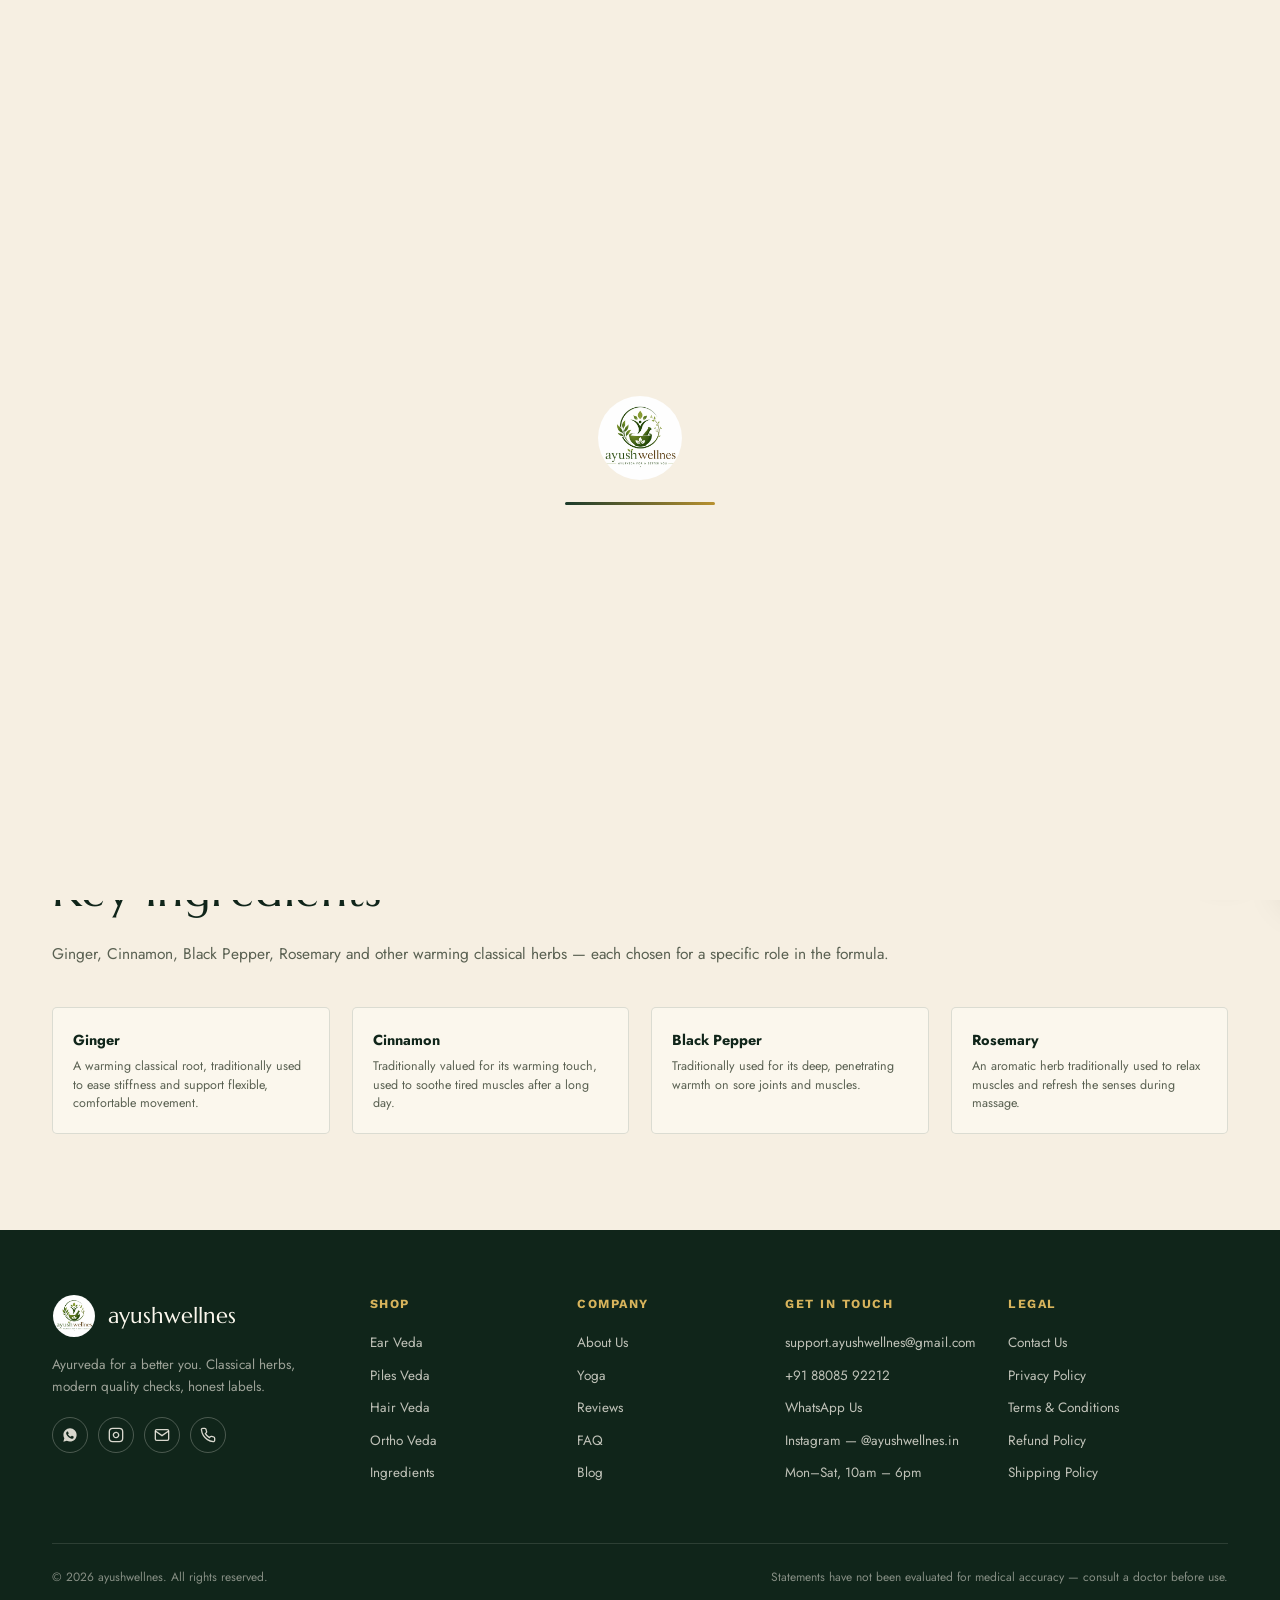
<file: ortho-veda.html>
<!DOCTYPE html>

<html lang="en">
<head>
<meta charset="utf-8"/>
<meta content="width=device-width, initial-scale=1.0" name="viewport"/>
<title>Ortho Veda — Ayurvedic Pain Relief Oil — ayushwellnes</title>
<meta content="Ortho Veda by ayushwellnes — a warming classical Ayurvedic pain oil with Ginger, Cinnamon, Black Pepper &amp; Rosemary, crafted to ease body pain, stiffness and muscle &amp; joint discomfort. 100 ml." name="description"/>
<link rel="canonical" href="https://ayushwellnes.in/ortho-veda.html"/>
<meta content="Ortho Veda — Ayurvedic Pain Relief Oil — ayushwellnes" property="og:title"/>
<meta content="Ortho Veda by ayushwellnes — a warming classical Ayurvedic pain oil with Ginger, Cinnamon, Black Pepper &amp; Rosemary, crafted to ease body pain, stiffness and muscle &amp; joint discomfort. 100 ml." property="og:description"/>
<meta content="https://ayushwellnes.in/ortho-veda.html" property="og:url"/>
<meta content="website" property="og:type"/>
<meta content="ayushwellnes" property="og:site_name"/>
<meta content="https://ayushwellnes.in/ortho-veda.jpg" property="og:image"/>
<meta content="1200" property="og:image:width"/>
<meta content="630" property="og:image:height"/>
<meta content="summary_large_image" name="twitter:card"/>
<meta content="Ortho Veda — Ayurvedic Pain Relief Oil — ayushwellnes" name="twitter:title"/>
<meta content="Ortho Veda by ayushwellnes — a warming classical Ayurvedic pain oil with Ginger, Cinnamon, Black Pepper &amp; Rosemary, crafted to ease body pain, stiffness and muscle &amp; joint discomfort. 100 ml." name="twitter:description"/>
<meta content="https://ayushwellnes.in/ortho-veda.jpg" name="twitter:image"/>
<link rel="icon" type="image/x-icon" href="favicon.ico"/>
<link rel="icon" type="image/png" sizes="16x16" href="favicon-16x16.png"/>
<link rel="icon" type="image/png" sizes="32x32" href="favicon-32x32.png"/>
<link rel="icon" type="image/png" sizes="48x48" href="favicon-48x48.png"/>
<link rel="icon" type="image/png" sizes="96x96" href="favicon-96x96.png"/>
<link rel="icon" type="image/png" sizes="192x192" href="favicon-192x192.png"/>
<link rel="apple-touch-icon" sizes="180x180" href="apple-touch-icon.png"/>
<link href="https://fonts.googleapis.com" rel="preconnect"/>
<link crossorigin="" href="https://fonts.gstatic.com" rel="preconnect"/>
<link href="https://fonts.googleapis.com/css2?family=Marcellus&amp;family=Jost:wght@300;400;500;600;700&amp;family=Work+Sans:wght@400;500;600&amp;display=swap" rel="stylesheet"/>

<link href="style.css" rel="stylesheet"/></head>
<body>
<div class="page-loader" id="pageLoader">
<picture><source srcset="logo.webp" type="image/webp"/><img alt="ayushwellnes" src="logo.jpg"/></picture>
<div class="loader-bar"><div class="loader-fill"></div></div>
</div>
<!-- ===== HEADER ===== -->
<header>
<div class="nav-inner">
<a class="brand" href="index.html">
<picture><source srcset="logo.webp" type="image/webp"/><img alt="ayushwellnes logo" height="44" src="logo.jpg" width="44"/></picture>
<div class="brand-text">
<div class="name">ayushwellnes</div>
<div class="tag" data-i18n="brand_tag">Ayurveda for a better you</div>
</div>
</a>
<nav id="siteNav">
<ul>
<li><a data-i18n="nav_products" href="index.html#products">Products</a></li>
<li><a data-i18n="nav_ingredients" href="index.html#apothecary">Ingredients</a></li>
<li><a data-i18n="nav_about" href="index.html#about">About</a></li>
<li><a data-i18n="nav_yoga" href="index.html#yoga">Yoga</a></li>
<li><a data-i18n="nav_reviews" href="index.html#testimonials">Reviews</a></li>
<li><a data-i18n="nav_faq" href="index.html#faq">FAQ</a></li>
<li><a data-i18n="nav_blog" href="blog.html">Blog</a></li>
<li><a data-i18n="nav_enquiry" href="index.html#enquiry">Enquiry</a></li>
</ul>
</nav>
<div class="nav-right">
<div class="lang-switcher" id="langSwitcher">
<button aria-label="Change language" class="lang-btn" data-i18n-aria="aria_lang_toggle" id="langSwitcherBtn" type="button">
<svg fill="none" height="16" stroke="currentColor" stroke-width="1.8" viewbox="0 0 24 24" width="16"><circle cx="12" cy="12" r="9"></circle><path d="M3 12h18"></path><path d="M12 3c2.5 2.6 3.8 5.7 3.8 9s-1.3 6.4-3.8 9c-2.5-2.6-3.8-5.7-3.8-9s1.3-6.4 3.8-9z"></path></svg>
<span id="langNowLabel">EN</span>
<svg class="lang-caret" fill="none" height="10" stroke="currentColor" stroke-width="2" viewbox="0 0 24 24" width="10"><path d="M6 9l6 6 6-6"></path></svg>
</button>
<div class="lang-menu" id="langMenu">
<button class="lang-option active" data-lang="en" type="button">English</button>
<button class="lang-option" data-lang="hi" type="button">हिंदी</button>
</div>
</div>
<div class="account-switcher" id="accountSwitcher">
<button aria-label="Login / My Account" class="account-btn" data-i18n-aria="aria_account" id="accountBtn" type="button">
<svg fill="none" stroke="currentColor" stroke-width="1.8" viewbox="0 0 24 24"><path d="M20 21v-2a4 4 0 0 0-4-4H8a4 4 0 0 0-4 4v2"></path><circle cx="12" cy="7" r="4"></circle></svg>
</button>
<div class="account-menu" id="accountMenu">
<div class="account-menu-info">
<div class="am-greeting"><span data-i18n="account_greeting">Hi</span> <span id="accountUserName"></span></div>
<div class="am-note" data-i18n="account_menu_orders_note">Signed in on this device</div>
</div>
<button class="account-logout-btn" data-i18n="account_logout_btn" id="accountLogoutBtn" type="button">Logout</button>
</div>
</div>
<button aria-label="Open cart" class="cart-btn" data-i18n-aria="aria_cart_open" id="cartOpenBtn">
<svg fill="none" height="20" stroke="currentColor" stroke-width="1.8" viewbox="0 0 24 24" width="20"><circle cx="9" cy="21" r="1"></circle><circle cx="20" cy="21" r="1"></circle><path d="M1 1h4l2.68 13.39a2 2 0 0 0 2 1.61h9.72a2 2 0 0 0 2-1.61L23 6H6"></path></svg>
        <span data-i18n="cart_label">Cart</span> <span class="cart-count" id="cartCount">0</span>
</button>
<button aria-label="Toggle menu" class="menu-toggle" data-i18n-aria="aria_menu_toggle" id="menuToggle">☰</button>
</div>
</div>
</header>
<!-- ===== BREADCRUMB + PRODUCT ===== -->
<section class="section product-detail-page" style="padding-top:44px;">
<div class="wrap">
<div class="breadcrumb">
<a data-i18n="breadcrumb_home" href="index.html">Home</a>
<span class="sep">/</span>
<a data-i18n="breadcrumb_products" href="index.html#products">Products</a>
<span class="sep">/</span>
<span class="current">Ortho Veda</span>
</div>
<div class="pd-page-grid">
<div class="pgallery" id="pGallery">
<div class="pgallery-track">
<div class="pgallery-slide"><picture><source srcset="ortho-veda-lifestyle.webp" type="image/webp"/><img alt="Ortho Veda rooted in Ayurveda, made for active bodies" src="ortho-veda-lifestyle.jpg"/></picture></div>
<div class="pgallery-slide"><picture><source srcset="ortho-veda-ingredients.webp" type="image/webp"/><img alt="Ortho Veda made with Ginger, Cinnamon, Black Pepper and Rosemary" loading="lazy" src="ortho-veda-ingredients.jpg"/></picture></div>
<div class="pgallery-slide"><picture><source srcset="ortho-veda-benefits.webp" type="image/webp"/><img alt="Ortho Veda benefits infographic" loading="lazy" src="ortho-veda-benefits.jpg"/></picture></div>
</div>
<button aria-label="Previous image" class="pgallery-arrow prev" data-i18n-aria="pd_gallery_prev" type="button"><svg fill="none" height="18" stroke="currentColor" stroke-width="2.4" viewbox="0 0 24 24" width="18"><path d="M15 18l-6-6 6-6"></path></svg></button>
<button aria-label="Next image" class="pgallery-arrow next" data-i18n-aria="pd_gallery_next" type="button"><svg fill="none" height="18" stroke="currentColor" stroke-width="2.4" viewbox="0 0 24 24" width="18"><path d="M9 18l6-6-6-6"></path></svg></button>
<div class="pgallery-dots">
<button aria-label="Go to image 1" class="pgallery-dot active" type="button"></button>
<button aria-label="Go to image 2" class="pgallery-dot" type="button"></button>
<button aria-label="Go to image 3" class="pgallery-dot" type="button"></button>
</div>
</div>
<div class="pd-page-info">
<h1>Ortho Veda</h1>
<div class="sub" data-i18n="orthoveda_sub">Ayurvedic Pain Relief Oil · 100 ml</div>
<div class="rating-row"><span class="stars-sm">★★★★★</span> <span class="rating-num">4.7</span> <span class="rating-count">(43)</span></div>
<div class="price-row">
<div class="price">
<span class="amt">₹1,999</span>
<span class="mrp">₹2,499</span>
<span class="save" data-i18n="save_20">Save 20%</span>
</div>
</div>
<p class="desc" data-i18n="orthoveda_desc">A warming Ayurvedic pain oil crafted with Ginger, Cinnamon, Black Pepper and Rosemary — traditionally used to ease body pain and stiffness, and to nourish tired muscles and joints.</p>
<ul class="benefit-list">
<li><svg fill="none" stroke="currentColor" stroke-width="2.5" viewbox="0 0 24 24"><path d="M20 6L9 17l-5-5"></path></svg> <span data-i18n="orthoveda_benefit1">Helps relieve body pain and stiffness</span></li>
<li><svg fill="none" stroke="currentColor" stroke-width="2.5" viewbox="0 0 24 24"><path d="M20 6L9 17l-5-5"></path></svg> <span data-i18n="orthoveda_benefit2">Nourishes muscles and joints</span></li>
<li><svg fill="none" stroke="currentColor" stroke-width="2.5" viewbox="0 0 24 24"><path d="M20 6L9 17l-5-5"></path></svg> <span data-i18n="orthoveda_benefit3">Non-greasy formula, quick absorption</span></li>
</ul>
<div class="product-actions">
<button class="add-btn" data-i18n="addtocart_btn" data-id="ortho-veda" data-img="ortho-veda.jpg" data-name="Ortho Veda" data-price="1999">Buy Now</button>
</div>
<div class="pd-trustrow">
<span><svg fill="none" stroke="currentColor" stroke-width="2.5" viewbox="0 0 24 24"><path d="M20 6L9 17l-5-5"></path></svg> <span data-i18n="hero_trust_1">100% Natural</span></span>
<span><svg fill="none" stroke="currentColor" stroke-width="2.5" viewbox="0 0 24 24"><path d="M20 6L9 17l-5-5"></path></svg> <span data-i18n="hero_trust_2">Ayurvedic Formula</span></span>
<span><svg fill="none" stroke="currentColor" stroke-width="2.5" viewbox="0 0 24 24"><path d="M20 6L9 17l-5-5"></path></svg> <span data-i18n="hero_trust_3">No Artificial Ingredients</span></span>
</div>
</div>
</div>

<!-- Ingredients -->
<div class="pd-ingredients">
<div class="section-head reveal" style="text-align:left;margin:0 0 40px;max-width:100%;">
<div class="eyebrow" data-i18n="apothecary_eyebrow">From the Apothecary Shelf</div>
<h2 data-i18n="pd_ingredients_h2">Key Ingredients</h2>
<p data-i18n="pd_ingredients_p_orthoveda">Ginger, Cinnamon, Black Pepper, Rosemary and other warming classical herbs — each chosen for a specific role in the formula.</p>
</div>
<div class="ingredient-grid">
<div class="ingredient-card"><h5 data-i18n="ing4_ginger_n">Ginger</h5><p data-i18n="ing4_ginger_d">A warming classical root, traditionally used to ease stiffness and support flexible, comfortable movement.</p></div>
<div class="ingredient-card"><h5 data-i18n="ing4_cinnamon_n">Cinnamon</h5><p data-i18n="ing4_cinnamon_d">Traditionally valued for its warming touch, used to soothe tired muscles after a long day.</p></div>
<div class="ingredient-card"><h5 data-i18n="ing4_blackpepper_n">Black Pepper</h5><p data-i18n="ing4_blackpepper_d">Traditionally used for its deep, penetrating warmth on sore joints and muscles.</p></div>
<div class="ingredient-card"><h5 data-i18n="ing4_rosemary_n">Rosemary</h5><p data-i18n="ing4_rosemary_d">An aromatic herb traditionally used to relax muscles and refresh the senses during massage.</p></div>
</div>
</div>
</div>
</section>
<!-- ===== FOOTER ===== -->
<footer>
<div class="wrap">
<div class="footer-grid">
<div class="footer-brand">
<div class="brand" style="pointer-events:none;">
<picture><source srcset="logo.webp" type="image/webp"/><img alt="ayushwellnes logo" height="44" loading="lazy" src="logo.jpg" style="height:44px;width:44px;border-radius:50%;object-fit:cover;" width="44"/></picture>
<div class="brand-text"><div class="name">ayushwellnes</div></div>
</div>
<p data-i18n="footer_tagline">Ayurveda for a better you. Classical herbs, modern quality checks, honest labels.</p>
<div class="footer-social">
<a aria-label="WhatsApp" data-i18n-aria="aria_whatsapp" href="https://wa.me/918808592212" rel="noopener" target="_blank"><svg fill="currentColor" height="16" viewbox="0 0 24 24" width="16"><path d="M12.04 2C6.58 2 2.13 6.45 2.13 11.91c0 1.79.47 3.51 1.36 5.03L2.05 22l5.2-1.36a9.86 9.86 0 0 0 4.79 1.22h.01c5.46 0 9.9-4.45 9.9-9.9C21.96 6.45 17.5 2 12.04 2zm5.8 14.14c-.24.68-1.19 1.24-1.95 1.4-.52.11-1.2.2-3.49-.75-2.93-1.21-4.82-4.19-4.97-4.39-.14-.19-1.19-1.58-1.19-3.02 0-1.43.75-2.13 1.02-2.42.24-.27.53-.33.71-.33.18 0 .35 0 .5.01.16.01.38-.06.6.46.24.55.8 1.9.87 2.04.07.14.11.31.02.5-.09.19-.14.31-.28.47-.14.16-.29.36-.42.48-.14.13-.28.28-.12.55.16.27.72 1.19 1.55 1.93 1.06.95 1.96 1.24 2.23 1.38.27.14.43.12.59-.07.16-.2.68-.79.86-1.06.18-.27.36-.23.6-.14.24.09 1.55.73 1.81.86.27.14.45.2.51.31.07.11.07.63-.17 1.31z"></path></svg></a>
<a aria-label="Instagram" href="https://instagram.com/ayushwellnes.in" rel="noopener" target="_blank"><svg fill="none" height="16" stroke="currentColor" stroke-width="2" viewbox="0 0 24 24" width="16"><rect height="20" rx="5" ry="5" width="20" x="2" y="2"></rect><path d="M16 11.37A4 4 0 1 1 12.63 8 4 4 0 0 1 16 11.37z"></path><line x1="17.5" x2="17.51" y1="6.5" y2="6.5"></line></svg></a>
<a aria-label="Email" href="mailto:support.ayushwellnes@gmail.com"><svg fill="none" height="16" stroke="currentColor" stroke-width="2" viewbox="0 0 24 24" width="16"><path d="M22 6l-10 7L2 6"></path><rect height="16" rx="2" width="20" x="2" y="4"></rect></svg></a>
<a aria-label="Call" href="tel:+918808592212"><svg fill="none" height="16" stroke="currentColor" stroke-width="2" viewbox="0 0 24 24" width="16"><path d="M22 16.92v3a2 2 0 0 1-2.18 2 19.79 19.79 0 0 1-8.63-3.07 19.5 19.5 0 0 1-6-6 19.79 19.79 0 0 1-3.07-8.67A2 2 0 0 1 4.11 2h3a2 2 0 0 1 2 1.72c.127.96.361 1.903.7 2.81a2 2 0 0 1-.45 2.11L8.09 9.91a16 16 0 0 0 6 6l1.27-1.27a2 2 0 0 1 2.11-.45c.907.339 1.85.573 2.81.7A2 2 0 0 1 22 16.92z"></path></svg></a>
</div>
</div>
<div>
<h5 data-i18n="footer_shop_h5">Shop</h5>
<ul>
<li><a data-i18n="footer_earveda_link" href="ear-veda.html">Ear Veda</a></li>
<li><a data-i18n="footer_pilesveda_link" href="piles-veda.html">Piles Veda</a></li>
<li><a data-i18n="footer_hairveda_link" href="hair-veda.html">Hair Veda</a></li>
<li><a data-i18n="footer_orthoveda_link" href="ortho-veda.html">Ortho Veda</a></li>
<li><a data-i18n="footer_ingredients_link" href="index.html#apothecary">Ingredients</a></li>
</ul>
</div>
<div>
<h5 data-i18n="footer_company_h5">Company</h5>
<ul>
<li><a data-i18n="footer_about_link" href="index.html#about">About Us</a></li>
<li><a data-i18n="nav_yoga" href="index.html#yoga">Yoga</a></li>
<li><a data-i18n="footer_reviews_link" href="index.html#testimonials">Reviews</a></li>
<li><a data-i18n="footer_faq_link" href="index.html#faq">FAQ</a></li>
<li><a data-i18n="footer_blog_link" href="blog.html">Blog</a></li>
</ul>
</div>
<div>
<h5 data-i18n="footer_contact_h5">Get in Touch</h5>
<ul>
<li><a href="mailto:support.ayushwellnes@gmail.com">support.ayushwellnes@gmail.com</a></li>
<li><a href="tel:+918808592212">+91 88085 92212</a></li>
<li><a data-i18n="footer_whatsapp_link" href="https://wa.me/918808592212" rel="noopener" target="_blank">WhatsApp Us</a></li>
<li><a data-i18n="footer_instagram_link" href="https://instagram.com/ayushwellnes.in" rel="noopener" target="_blank">Instagram — @ayushwellnes.in</a></li>
<li data-i18n="footer_hours">Mon–Sat, 10am – 6pm</li>
</ul>
</div>
<div>
<h5 data-i18n="footer_legal_h5">Legal</h5>
<ul>
<li><a data-i18n="footer_contact_link" href="contact.html">Contact Us</a></li>
<li><a data-i18n="footer_privacy_link" href="privacy.html">Privacy Policy</a></li>
<li><a data-i18n="footer_terms_link" href="terms.html">Terms &amp; Conditions</a></li>
<li><a data-i18n="footer_refund_link" href="refund.html">Refund Policy</a></li>
<li><a data-i18n="footer_shipping_link" href="shipping.html">Shipping Policy</a></li>
</ul>
</div>
</div>
<div class="footer-bottom">
<span data-i18n="footer_copyright">© 2026 ayushwellnes. All rights reserved.</span>
<span data-i18n="footer_disclaimer">Statements have not been evaluated for medical accuracy — consult a doctor before use.</span>
</div>
</div>
</footer>
<!-- ===== CART DRAWER ===== -->
<div class="overlay" id="overlay"></div>
<div class="cart-drawer" id="cartDrawer">
<div class="cart-head">
<h3 data-i18n="cart_title">Your Cart</h3>
<button class="cart-close" id="cartCloseBtn">×</button>
</div>
<div class="cart-items" id="cartItems"></div>
<div class="cart-foot">
<div class="cart-total"><span data-i18n="cart_total_label">Total</span><span id="cartTotal">₹0</span></div>
<button class="btn btn-primary" data-i18n="cart_checkout_btn" id="checkoutBtn">Checkout</button>
</div>
</div>
<!-- ===== CHECKOUT MODAL ===== -->
<div class="modal-overlay" id="checkoutModal">
<div class="modal" id="modalBox">
<button class="modal-close" id="modalCloseBtn">×</button>
<div id="modalFormWrap">
<h3 data-i18n="checkout_title">Complete your order</h3>
<p class="mnote" data-i18n="checkout_note">Placing an order opens WhatsApp with your order details so our team can confirm it and share payment options with you.</p>
<form id="checkoutForm">
<label data-i18n="form_name_label" for="cName">Full Name</label>
<input id="cName" required="" type="text"/>
<label data-i18n="form_phone_label" for="cPhone">Phone Number</label>
<input id="cPhone" required="" type="tel"/>
<label data-i18n="checkout_address_label" for="cAddr">Delivery Address</label>
<textarea id="cAddr" required="" rows="3"></textarea>
<button class="btn btn-primary" type="submit"><span data-i18n="checkout_placeorder_prefix">Place Order — </span><span id="modalTotal">₹0</span></button>
</form>
</div>
<div id="modalSuccessWrap" style="display:none;">
<div class="success-box">
<svg class="ic" fill="none" stroke="currentColor" stroke-width="1.6" viewbox="0 0 24 24"><circle cx="12" cy="12" r="10"></circle><path d="M8 12l2.5 2.5L16 9"></path></svg>
<h3 data-i18n="checkout_success_h3">Order received!</h3>
<p class="mnote" data-i18n="checkout_success_note">Thank you — your order details have been sent to us on WhatsApp. Our team will confirm delivery and payment shortly.</p>
<button class="btn btn-outline" data-i18n="checkout_continue_btn" id="modalDoneBtn" style="width:100%;justify-content:center;">Continue Shopping</button>
</div>
</div>
</div>
</div>
<!-- ===== LOGIN / SIGNUP MODAL ===== -->
<div class="modal-overlay" id="authModal">
<div class="modal auth-modal" id="authModalBox">
<button class="modal-close" id="authModalCloseBtn" type="button">×</button>
<div class="auth-tabs">
<button class="auth-tab active" data-i18n="login_tab" data-tab="login" id="authTabLogin" type="button">Login</button>
<button class="auth-tab" data-i18n="signup_tab" data-tab="signup" id="authTabSignup" type="button">Sign Up</button>
</div>
<form class="auth-form" id="loginForm">
<label data-i18n="login_phone_label" for="loginPhone">Phone Number</label>
<input id="loginPhone" required type="tel"/>
<label data-i18n="login_password_label" for="loginPassword">Password</label>
<input id="loginPassword" required type="password"/>
<p class="auth-error" id="loginError" style="display:none;"></p>
<button class="btn btn-primary" data-i18n="login_submit_btn" style="width:100%;justify-content:center;" type="submit">Login</button>
<p class="auth-switch"><span data-i18n="login_switch_prompt">New here?</span> <a data-i18n="login_switch_link" href="#" id="goToSignup">Create an account</a></p>
</form>
<form class="auth-form" id="signupForm" style="display:none;">
<label data-i18n="signup_name_label" for="signupName">Full Name</label>
<input id="signupName" required type="text"/>
<label data-i18n="login_phone_label" for="signupPhone">Phone Number</label>
<input id="signupPhone" required type="tel"/>
<label data-i18n="signup_email_label" for="signupEmail">Email (optional)</label>
<input id="signupEmail" type="email"/>
<label data-i18n="login_password_label" for="signupPassword">Password</label>
<input id="signupPassword" required type="password"/>
<p class="auth-error" id="signupError" style="display:none;"></p>
<button class="btn btn-primary" data-i18n="signup_submit_btn" style="width:100%;justify-content:center;" type="submit">Create Account</button>
<p class="auth-switch"><span data-i18n="signup_switch_prompt">Already have an account?</span> <a data-i18n="signup_switch_link" href="#" id="goToLogin">Login</a></p>
</form>
<p class="auth-note" data-i18n="login_note">For your security, please use a password you don't use elsewhere.</p>
</div>
</div>
<div class="float-stack">
<button aria-label="Back to top" class="float-btn back-to-top" data-i18n-aria="aria_back_to_top" id="backToTopBtn" type="button">
<svg fill="none" stroke="currentColor" stroke-width="2.2" viewbox="0 0 24 24"><path d="M12 19V5M5 12l7-7 7 7"></path></svg>
</button>
<a aria-label="Call us" class="float-btn call-float" data-i18n-aria="aria_call" href="tel:+918808592212">
<svg fill="none" stroke="currentColor" stroke-width="2" viewbox="0 0 24 24"><path d="M22 16.92v3a2 2 0 0 1-2.18 2 19.79 19.79 0 0 1-8.63-3.07 19.5 19.5 0 0 1-6-6 19.79 19.79 0 0 1-3.07-8.67A2 2 0 0 1 4.11 2h3a2 2 0 0 1 2 1.72c.127.96.361 1.903.7 2.81a2 2 0 0 1-.45 2.11L8.09 9.91a16 16 0 0 0 6 6l1.27-1.27a2 2 0 0 1 2.11-.45c.907.339 1.85.573 2.81.7A2 2 0 0 1 22 16.92z"></path></svg>
</a>
<a aria-label="Chat on WhatsApp" class="float-btn whatsapp-float" data-i18n-aria="aria_whatsapp" href="https://wa.me/918808592212?text=Hi%2C%20I%27m%20interested%20in%20ayushwellnes%20products" rel="noopener" target="_blank">
<svg viewbox="0 0 24 24"><path d="M12.04 2C6.58 2 2.13 6.45 2.13 11.91c0 1.79.47 3.51 1.36 5.03L2.05 22l5.2-1.36a9.86 9.86 0 0 0 4.79 1.22h.01c5.46 0 9.9-4.45 9.9-9.9C21.96 6.45 17.5 2 12.04 2zm5.8 14.14c-.24.68-1.19 1.24-1.95 1.4-.52.11-1.2.2-3.49-.75-2.93-1.21-4.82-4.19-4.97-4.39-.14-.19-1.19-1.58-1.19-3.02 0-1.43.75-2.13 1.02-2.42.24-.27.53-.33.71-.33.18 0 .35 0 .5.01.16.01.38-.06.6.46.24.55.8 1.9.87 2.04.07.14.11.31.02.5-.09.19-.14.31-.28.47-.14.16-.29.36-.42.48-.14.13-.28.28-.12.55.16.27.72 1.19 1.55 1.93 1.06.95 1.96 1.24 2.23 1.38.27.14.43.12.59-.07.16-.2.68-.79.86-1.06.18-.27.36-.23.6-.14.24.09 1.55.73 1.81.86.27.14.45.2.51.31.07.11.07.63-.17 1.31z"></path></svg>
</a>
</div>
<div class="toast" id="toast">
<svg fill="none" height="16" stroke="currentColor" stroke-width="2.5" viewbox="0 0 24 24" width="16"><path d="M20 6L9 17l-5-5"></path></svg>
<span data-i18n="toast_default" id="toastText">Added to cart</span>
</div>

<script src="i18n.js"></script>
<script src="script.js"></script></body>
</html>
</file>
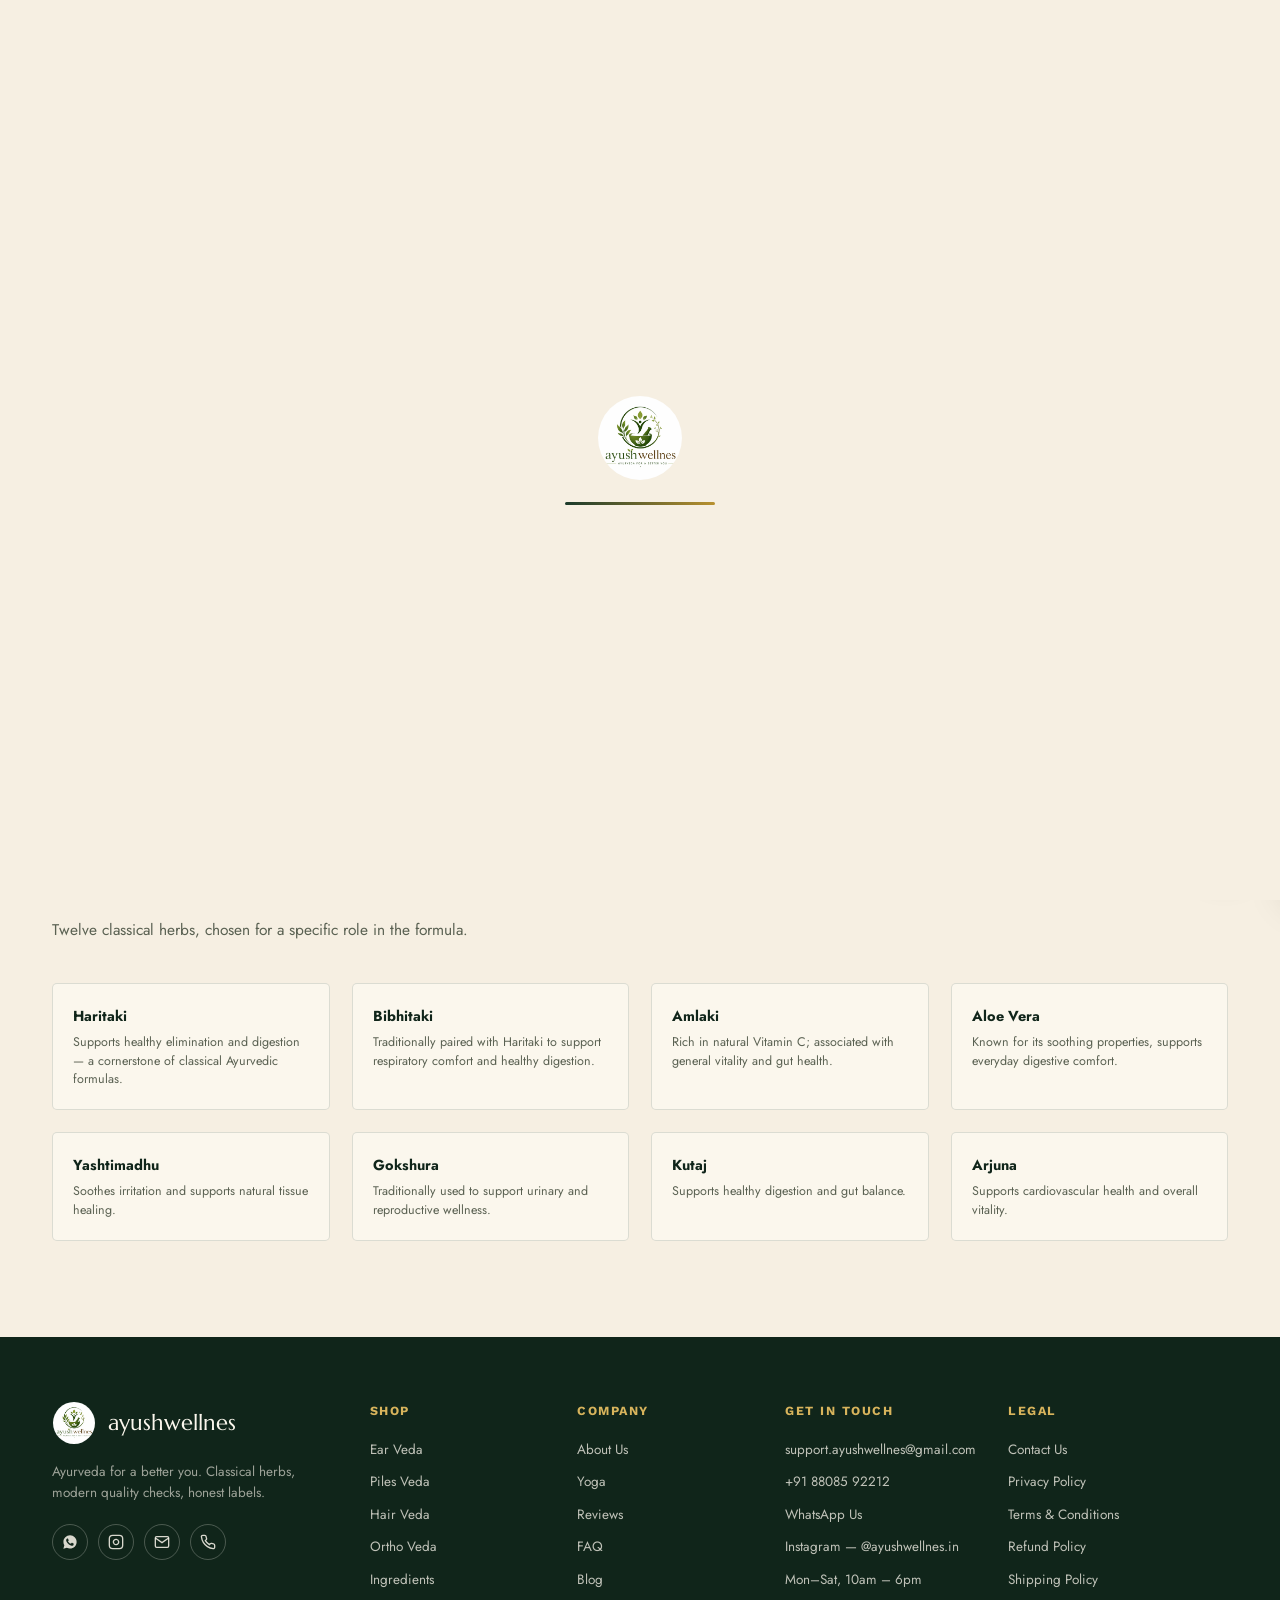
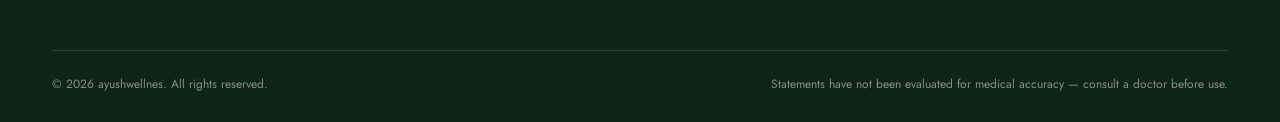
<file: piles-veda.html>
<!DOCTYPE html>

<html lang="en">
<head>
<meta charset="utf-8"/>
<meta content="width=device-width, initial-scale=1.0" name="viewport"/>
<title>Piles Veda — Natural Digestive Comfort — ayushwellnes</title>
<meta content="Piles Veda by ayushwellnes — a classical Ayurvedic liquid formula with Haritaki, Bibhitaki, Amlaki &amp; Triphala, 100 ml." name="description"/>
<link rel="canonical" href="https://ayushwellnes.in/piles-veda.html"/>
<meta content="Piles Veda — Natural Digestive Comfort — ayushwellnes" property="og:title"/>
<meta content="Piles Veda by ayushwellnes — a classical Ayurvedic liquid formula with Haritaki, Bibhitaki, Amlaki &amp; Triphala, 100 ml." property="og:description"/>
<meta content="https://ayushwellnes.in/piles-veda.html" property="og:url"/>
<meta content="website" property="og:type"/>
<meta content="ayushwellnes" property="og:site_name"/>
<meta content="https://ayushwellnes.in/og-image.jpg" property="og:image"/>
<meta content="1200" property="og:image:width"/>
<meta content="630" property="og:image:height"/>
<meta content="summary_large_image" name="twitter:card"/>
<meta content="Piles Veda — Natural Digestive Comfort — ayushwellnes" name="twitter:title"/>
<meta content="Piles Veda by ayushwellnes — a classical Ayurvedic liquid formula with Haritaki, Bibhitaki, Amlaki &amp; Triphala, 100 ml." name="twitter:description"/>
<meta content="https://ayushwellnes.in/og-image.jpg" name="twitter:image"/>
<link rel="icon" type="image/x-icon" href="favicon.ico"/>
<link rel="icon" type="image/png" sizes="16x16" href="favicon-16x16.png"/>
<link rel="icon" type="image/png" sizes="32x32" href="favicon-32x32.png"/>
<link rel="icon" type="image/png" sizes="48x48" href="favicon-48x48.png"/>
<link rel="icon" type="image/png" sizes="96x96" href="favicon-96x96.png"/>
<link rel="icon" type="image/png" sizes="192x192" href="favicon-192x192.png"/>
<link rel="apple-touch-icon" sizes="180x180" href="apple-touch-icon.png"/>
<link href="https://fonts.googleapis.com" rel="preconnect"/>
<link crossorigin="" href="https://fonts.gstatic.com" rel="preconnect"/>
<link href="https://fonts.googleapis.com/css2?family=Marcellus&amp;family=Jost:wght@300;400;500;600;700&amp;family=Work+Sans:wght@400;500;600&amp;display=swap" rel="stylesheet"/>

<link href="style.css" rel="stylesheet"/></head>
<body>
<div class="page-loader" id="pageLoader">
<picture><source srcset="logo.webp" type="image/webp"/><img alt="ayushwellnes" src="logo.jpg"/></picture>
<div class="loader-bar"><div class="loader-fill"></div></div>
</div>
<!-- ===== HEADER ===== -->
<header>
<div class="nav-inner">
<a class="brand" href="index.html">
<picture><source srcset="logo.webp" type="image/webp"/><img alt="ayushwellnes logo" height="44" src="logo.jpg" width="44"/></picture>
<div class="brand-text">
<div class="name">ayushwellnes</div>
<div class="tag" data-i18n="brand_tag">Ayurveda for a better you</div>
</div>
</a>
<nav id="siteNav">
<ul>
<li><a data-i18n="nav_products" href="index.html#products">Products</a></li>
<li><a data-i18n="nav_ingredients" href="index.html#apothecary">Ingredients</a></li>
<li><a data-i18n="nav_about" href="index.html#about">About</a></li>
<li><a data-i18n="nav_yoga" href="index.html#yoga">Yoga</a></li>
<li><a data-i18n="nav_reviews" href="index.html#testimonials">Reviews</a></li>
<li><a data-i18n="nav_faq" href="index.html#faq">FAQ</a></li>
<li><a data-i18n="nav_blog" href="blog.html">Blog</a></li>
<li><a data-i18n="nav_enquiry" href="index.html#enquiry">Enquiry</a></li>
</ul>
</nav>
<div class="nav-right">
<div class="lang-switcher" id="langSwitcher">
<button aria-label="Change language" class="lang-btn" data-i18n-aria="aria_lang_toggle" id="langSwitcherBtn" type="button">
<svg fill="none" height="16" stroke="currentColor" stroke-width="1.8" viewbox="0 0 24 24" width="16"><circle cx="12" cy="12" r="9"></circle><path d="M3 12h18"></path><path d="M12 3c2.5 2.6 3.8 5.7 3.8 9s-1.3 6.4-3.8 9c-2.5-2.6-3.8-5.7-3.8-9s1.3-6.4 3.8-9z"></path></svg>
<span id="langNowLabel">EN</span>
<svg class="lang-caret" fill="none" height="10" stroke="currentColor" stroke-width="2" viewbox="0 0 24 24" width="10"><path d="M6 9l6 6 6-6"></path></svg>
</button>
<div class="lang-menu" id="langMenu">
<button class="lang-option active" data-lang="en" type="button">English</button>
<button class="lang-option" data-lang="hi" type="button">हिंदी</button>
</div>
</div>
<div class="account-switcher" id="accountSwitcher">
<button aria-label="Login / My Account" class="account-btn" data-i18n-aria="aria_account" id="accountBtn" type="button">
<svg fill="none" stroke="currentColor" stroke-width="1.8" viewbox="0 0 24 24"><path d="M20 21v-2a4 4 0 0 0-4-4H8a4 4 0 0 0-4 4v2"></path><circle cx="12" cy="7" r="4"></circle></svg>
</button>
<div class="account-menu" id="accountMenu">
<div class="account-menu-info">
<div class="am-greeting"><span data-i18n="account_greeting">Hi</span> <span id="accountUserName"></span></div>
<div class="am-note" data-i18n="account_menu_orders_note">Signed in on this device</div>
</div>
<button class="account-logout-btn" data-i18n="account_logout_btn" id="accountLogoutBtn" type="button">Logout</button>
</div>
</div>
<button aria-label="Open cart" class="cart-btn" data-i18n-aria="aria_cart_open" id="cartOpenBtn">
<svg fill="none" height="20" stroke="currentColor" stroke-width="1.8" viewbox="0 0 24 24" width="20"><circle cx="9" cy="21" r="1"></circle><circle cx="20" cy="21" r="1"></circle><path d="M1 1h4l2.68 13.39a2 2 0 0 0 2 1.61h9.72a2 2 0 0 0 2-1.61L23 6H6"></path></svg>
        <span data-i18n="cart_label">Cart</span> <span class="cart-count" id="cartCount">0</span>
</button>
<button aria-label="Toggle menu" class="menu-toggle" data-i18n-aria="aria_menu_toggle" id="menuToggle">☰</button>
</div>
</div>
</header>
<!-- ===== BREADCRUMB + PRODUCT ===== -->
<section class="section product-detail-page" style="padding-top:44px;">
<div class="wrap">
<div class="breadcrumb">
<a data-i18n="breadcrumb_home" href="index.html">Home</a>
<span class="sep">/</span>
<a data-i18n="breadcrumb_products" href="index.html#products">Products</a>
<span class="sep">/</span>
<span class="current">Piles Veda</span>
</div>
<div class="pd-page-grid">
<div class="pgallery" id="pGallery">
<div class="pgallery-track">
<div class="pgallery-slide"><picture><source srcset="piles-veda.webp" type="image/webp"/><img alt="Piles Veda liquid bottle and box" src="piles-veda.jpg"/></picture></div>
</div>
<button aria-label="Previous image" class="pgallery-arrow prev" data-i18n-aria="pd_gallery_prev" type="button"><svg fill="none" height="18" stroke="currentColor" stroke-width="2.4" viewbox="0 0 24 24" width="18"><path d="M15 18l-6-6 6-6"></path></svg></button>
<button aria-label="Next image" class="pgallery-arrow next" data-i18n-aria="pd_gallery_next" type="button"><svg fill="none" height="18" stroke="currentColor" stroke-width="2.4" viewbox="0 0 24 24" width="18"><path d="M9 18l6-6-6-6"></path></svg></button>
<div class="pgallery-dots">
<button aria-label="Go to image 1" class="pgallery-dot active" type="button"></button>
</div>
</div>
<div class="pd-page-info">
<h1>Piles Veda</h1>
<div class="sub" data-i18n="pilesveda_sub">Liquid Form · 100 ml</div>
<div class="rating-row"><span class="stars-sm">★★★★★</span> <span class="rating-num">4.8</span> <span class="rating-count">(94)</span></div>
<div class="price-row">
<div class="price">
<span class="amt">₹2,599</span>
<span class="mrp">₹3,299</span>
<span class="save" data-i18n="save_21">Save 21%</span>
</div>
</div>
<p class="desc" data-i18n="pilesveda_desc">A time-tested blend of Haritaki, Bibhitaki, Amlaki, Triphala and other classical herbs for natural, lasting comfort.</p>
<ul class="benefit-list">
<li><svg fill="none" stroke="currentColor" stroke-width="2.5" viewbox="0 0 24 24"><path d="M20 6L9 17l-5-5"></path></svg> <span data-i18n="pilesveda_benefit1">Helps reduce swelling</span></li>
<li><svg fill="none" stroke="currentColor" stroke-width="2.5" viewbox="0 0 24 24"><path d="M20 6L9 17l-5-5"></path></svg> <span data-i18n="pilesveda_benefit2">Provides pain relief</span></li>
<li><svg fill="none" stroke="currentColor" stroke-width="2.5" viewbox="0 0 24 24"><path d="M20 6L9 17l-5-5"></path></svg> <span data-i18n="pilesveda_benefit3">Supports healthy digestion &amp; bowel movement</span></li>
</ul>
<div class="product-actions">
<button class="add-btn" data-i18n="addtocart_btn" data-id="piles-veda" data-img="piles-veda.jpg" data-name="Piles Veda" data-price="2599">Buy Now</button>
</div>
<div class="pd-trustrow">
<span><svg fill="none" stroke="currentColor" stroke-width="2.5" viewbox="0 0 24 24"><path d="M20 6L9 17l-5-5"></path></svg> <span data-i18n="hero_trust_1">100% Natural</span></span>
<span><svg fill="none" stroke="currentColor" stroke-width="2.5" viewbox="0 0 24 24"><path d="M20 6L9 17l-5-5"></path></svg> <span data-i18n="hero_trust_2">Ayurvedic Formula</span></span>
<span><svg fill="none" stroke="currentColor" stroke-width="2.5" viewbox="0 0 24 24"><path d="M20 6L9 17l-5-5"></path></svg> <span data-i18n="hero_trust_3">No Artificial Ingredients</span></span>
</div>
</div>
</div>

<!-- Ingredients -->
<div class="pd-ingredients">
<div class="section-head reveal" style="text-align:left;margin:0 0 40px;max-width:100%;">
<div class="eyebrow" data-i18n="apothecary_eyebrow">From the Apothecary Shelf</div>
<h2 data-i18n="pd_ingredients_h2">Key Ingredients</h2>
<p data-i18n="pd_ingredients_p">Twelve classical herbs, chosen for a specific role in the formula.</p>
</div>
<div class="ingredient-grid">
<div class="ingredient-card"><h5 data-i18n="ing2_haritaki_n">Haritaki</h5><p data-i18n="ing2_haritaki_d">Supports healthy elimination and digestion — a cornerstone of classical Ayurvedic formulas.</p></div>
<div class="ingredient-card"><h5 data-i18n="ing2_bibhitaki_n">Bibhitaki</h5><p data-i18n="ing2_bibhitaki_d">Traditionally paired with Haritaki to support respiratory comfort and healthy digestion.</p></div>
<div class="ingredient-card"><h5 data-i18n="ing2_amlaki_n">Amlaki</h5><p data-i18n="ing2_amlaki_d">Rich in natural Vitamin C; associated with general vitality and gut health.</p></div>
<div class="ingredient-card"><h5 data-i18n="ing2_aloevera_n">Aloe Vera</h5><p data-i18n="ing2_aloevera_d">Known for its soothing properties, supports everyday digestive comfort.</p></div>
<div class="ingredient-card"><h5 data-i18n="ing2_yashtimadhu_n">Yashtimadhu</h5><p data-i18n="ing2_yashtimadhu_d">Soothes irritation and supports natural tissue healing.</p></div>
<div class="ingredient-card"><h5 data-i18n="ing2_gokshura_n">Gokshura</h5><p data-i18n="ing2_gokshura_d">Traditionally used to support urinary and reproductive wellness.</p></div>
<div class="ingredient-card"><h5 data-i18n="ing2_kutaj_n">Kutaj</h5><p data-i18n="ing2_kutaj_d">Supports healthy digestion and gut balance.</p></div>
<div class="ingredient-card"><h5 data-i18n="ing2_arjuna_n">Arjuna</h5><p data-i18n="ing2_arjuna_d">Supports cardiovascular health and overall vitality.</p></div>
</div>
</div>
</div>
</section>
<!-- ===== FOOTER ===== -->
<footer>
<div class="wrap">
<div class="footer-grid">
<div class="footer-brand">
<div class="brand" style="pointer-events:none;">
<picture><source srcset="logo.webp" type="image/webp"/><img alt="ayushwellnes logo" height="44" loading="lazy" src="logo.jpg" style="height:44px;width:44px;border-radius:50%;object-fit:cover;" width="44"/></picture>
<div class="brand-text"><div class="name">ayushwellnes</div></div>
</div>
<p data-i18n="footer_tagline">Ayurveda for a better you. Classical herbs, modern quality checks, honest labels.</p>
<div class="footer-social">
<a aria-label="WhatsApp" data-i18n-aria="aria_whatsapp" href="https://wa.me/918808592212" rel="noopener" target="_blank"><svg fill="currentColor" height="16" viewbox="0 0 24 24" width="16"><path d="M12.04 2C6.58 2 2.13 6.45 2.13 11.91c0 1.79.47 3.51 1.36 5.03L2.05 22l5.2-1.36a9.86 9.86 0 0 0 4.79 1.22h.01c5.46 0 9.9-4.45 9.9-9.9C21.96 6.45 17.5 2 12.04 2zm5.8 14.14c-.24.68-1.19 1.24-1.95 1.4-.52.11-1.2.2-3.49-.75-2.93-1.21-4.82-4.19-4.97-4.39-.14-.19-1.19-1.58-1.19-3.02 0-1.43.75-2.13 1.02-2.42.24-.27.53-.33.71-.33.18 0 .35 0 .5.01.16.01.38-.06.6.46.24.55.8 1.9.87 2.04.07.14.11.31.02.5-.09.19-.14.31-.28.47-.14.16-.29.36-.42.48-.14.13-.28.28-.12.55.16.27.72 1.19 1.55 1.93 1.06.95 1.96 1.24 2.23 1.38.27.14.43.12.59-.07.16-.2.68-.79.86-1.06.18-.27.36-.23.6-.14.24.09 1.55.73 1.81.86.27.14.45.2.51.31.07.11.07.63-.17 1.31z"></path></svg></a>
<a aria-label="Instagram" href="https://instagram.com/ayushwellnes.in" rel="noopener" target="_blank"><svg fill="none" height="16" stroke="currentColor" stroke-width="2" viewbox="0 0 24 24" width="16"><rect height="20" rx="5" ry="5" width="20" x="2" y="2"></rect><path d="M16 11.37A4 4 0 1 1 12.63 8 4 4 0 0 1 16 11.37z"></path><line x1="17.5" x2="17.51" y1="6.5" y2="6.5"></line></svg></a>
<a aria-label="Email" href="mailto:support.ayushwellnes@gmail.com"><svg fill="none" height="16" stroke="currentColor" stroke-width="2" viewbox="0 0 24 24" width="16"><path d="M22 6l-10 7L2 6"></path><rect height="16" rx="2" width="20" x="2" y="4"></rect></svg></a>
<a aria-label="Call" href="tel:+918808592212"><svg fill="none" height="16" stroke="currentColor" stroke-width="2" viewbox="0 0 24 24" width="16"><path d="M22 16.92v3a2 2 0 0 1-2.18 2 19.79 19.79 0 0 1-8.63-3.07 19.5 19.5 0 0 1-6-6 19.79 19.79 0 0 1-3.07-8.67A2 2 0 0 1 4.11 2h3a2 2 0 0 1 2 1.72c.127.96.361 1.903.7 2.81a2 2 0 0 1-.45 2.11L8.09 9.91a16 16 0 0 0 6 6l1.27-1.27a2 2 0 0 1 2.11-.45c.907.339 1.85.573 2.81.7A2 2 0 0 1 22 16.92z"></path></svg></a>
</div>
</div>
<div>
<h5 data-i18n="footer_shop_h5">Shop</h5>
<ul>
<li><a data-i18n="footer_earveda_link" href="ear-veda.html">Ear Veda</a></li>
<li><a data-i18n="footer_pilesveda_link" href="piles-veda.html">Piles Veda</a></li>
<li><a data-i18n="footer_hairveda_link" href="hair-veda.html">Hair Veda</a></li>
<li><a data-i18n="footer_orthoveda_link" href="ortho-veda.html">Ortho Veda</a></li>
<li><a data-i18n="footer_ingredients_link" href="index.html#apothecary">Ingredients</a></li>
</ul>
</div>
<div>
<h5 data-i18n="footer_company_h5">Company</h5>
<ul>
<li><a data-i18n="footer_about_link" href="index.html#about">About Us</a></li>
<li><a data-i18n="nav_yoga" href="index.html#yoga">Yoga</a></li>
<li><a data-i18n="footer_reviews_link" href="index.html#testimonials">Reviews</a></li>
<li><a data-i18n="footer_faq_link" href="index.html#faq">FAQ</a></li>
<li><a data-i18n="footer_blog_link" href="blog.html">Blog</a></li>
</ul>
</div>
<div>
<h5 data-i18n="footer_contact_h5">Get in Touch</h5>
<ul>
<li><a href="mailto:support.ayushwellnes@gmail.com">support.ayushwellnes@gmail.com</a></li>
<li><a href="tel:+918808592212">+91 88085 92212</a></li>
<li><a data-i18n="footer_whatsapp_link" href="https://wa.me/918808592212" rel="noopener" target="_blank">WhatsApp Us</a></li>
<li><a data-i18n="footer_instagram_link" href="https://instagram.com/ayushwellnes.in" rel="noopener" target="_blank">Instagram — @ayushwellnes.in</a></li>
<li data-i18n="footer_hours">Mon–Sat, 10am – 6pm</li>
</ul>
</div>
<div>
<h5 data-i18n="footer_legal_h5">Legal</h5>
<ul>
<li><a data-i18n="footer_contact_link" href="contact.html">Contact Us</a></li>
<li><a data-i18n="footer_privacy_link" href="privacy.html">Privacy Policy</a></li>
<li><a data-i18n="footer_terms_link" href="terms.html">Terms &amp; Conditions</a></li>
<li><a data-i18n="footer_refund_link" href="refund.html">Refund Policy</a></li>
<li><a data-i18n="footer_shipping_link" href="shipping.html">Shipping Policy</a></li>
</ul>
</div>
</div>
<div class="footer-bottom">
<span data-i18n="footer_copyright">© 2026 ayushwellnes. All rights reserved.</span>
<span data-i18n="footer_disclaimer">Statements have not been evaluated for medical accuracy — consult a doctor before use.</span>
</div>
</div>
</footer>
<!-- ===== CART DRAWER ===== -->
<div class="overlay" id="overlay"></div>
<div class="cart-drawer" id="cartDrawer">
<div class="cart-head">
<h3 data-i18n="cart_title">Your Cart</h3>
<button class="cart-close" id="cartCloseBtn">×</button>
</div>
<div class="cart-items" id="cartItems"></div>
<div class="cart-foot">
<div class="cart-total"><span data-i18n="cart_total_label">Total</span><span id="cartTotal">₹0</span></div>
<button class="btn btn-primary" data-i18n="cart_checkout_btn" id="checkoutBtn">Checkout</button>
</div>
</div>
<!-- ===== CHECKOUT MODAL ===== -->
<div class="modal-overlay" id="checkoutModal">
<div class="modal" id="modalBox">
<button class="modal-close" id="modalCloseBtn">×</button>
<div id="modalFormWrap">
<h3 data-i18n="checkout_title">Complete your order</h3>
<p class="mnote" data-i18n="checkout_note">Placing an order opens WhatsApp with your order details so our team can confirm it and share payment options with you.</p>
<form id="checkoutForm">
<label data-i18n="form_name_label" for="cName">Full Name</label>
<input id="cName" required="" type="text"/>
<label data-i18n="form_phone_label" for="cPhone">Phone Number</label>
<input id="cPhone" required="" type="tel"/>
<label data-i18n="checkout_address_label" for="cAddr">Delivery Address</label>
<textarea id="cAddr" required="" rows="3"></textarea>
<button class="btn btn-primary" type="submit"><span data-i18n="checkout_placeorder_prefix">Place Order — </span><span id="modalTotal">₹0</span></button>
</form>
</div>
<div id="modalSuccessWrap" style="display:none;">
<div class="success-box">
<svg class="ic" fill="none" stroke="currentColor" stroke-width="1.6" viewbox="0 0 24 24"><circle cx="12" cy="12" r="10"></circle><path d="M8 12l2.5 2.5L16 9"></path></svg>
<h3 data-i18n="checkout_success_h3">Order received!</h3>
<p class="mnote" data-i18n="checkout_success_note">Thank you — your order details have been sent to us on WhatsApp. Our team will confirm delivery and payment shortly.</p>
<button class="btn btn-outline" data-i18n="checkout_continue_btn" id="modalDoneBtn" style="width:100%;justify-content:center;">Continue Shopping</button>
</div>
</div>
</div>
</div>
<!-- ===== LOGIN / SIGNUP MODAL ===== -->
<div class="modal-overlay" id="authModal">
<div class="modal auth-modal" id="authModalBox">
<button class="modal-close" id="authModalCloseBtn" type="button">×</button>
<div class="auth-tabs">
<button class="auth-tab active" data-i18n="login_tab" data-tab="login" id="authTabLogin" type="button">Login</button>
<button class="auth-tab" data-i18n="signup_tab" data-tab="signup" id="authTabSignup" type="button">Sign Up</button>
</div>
<form class="auth-form" id="loginForm">
<label data-i18n="login_phone_label" for="loginPhone">Phone Number</label>
<input id="loginPhone" required type="tel"/>
<label data-i18n="login_password_label" for="loginPassword">Password</label>
<input id="loginPassword" required type="password"/>
<p class="auth-error" id="loginError" style="display:none;"></p>
<button class="btn btn-primary" data-i18n="login_submit_btn" style="width:100%;justify-content:center;" type="submit">Login</button>
<p class="auth-switch"><span data-i18n="login_switch_prompt">New here?</span> <a data-i18n="login_switch_link" href="#" id="goToSignup">Create an account</a></p>
</form>
<form class="auth-form" id="signupForm" style="display:none;">
<label data-i18n="signup_name_label" for="signupName">Full Name</label>
<input id="signupName" required type="text"/>
<label data-i18n="login_phone_label" for="signupPhone">Phone Number</label>
<input id="signupPhone" required type="tel"/>
<label data-i18n="signup_email_label" for="signupEmail">Email (optional)</label>
<input id="signupEmail" type="email"/>
<label data-i18n="login_password_label" for="signupPassword">Password</label>
<input id="signupPassword" required type="password"/>
<p class="auth-error" id="signupError" style="display:none;"></p>
<button class="btn btn-primary" data-i18n="signup_submit_btn" style="width:100%;justify-content:center;" type="submit">Create Account</button>
<p class="auth-switch"><span data-i18n="signup_switch_prompt">Already have an account?</span> <a data-i18n="signup_switch_link" href="#" id="goToLogin">Login</a></p>
</form>
<p class="auth-note" data-i18n="login_note">For your security, please use a password you don't use elsewhere.</p>
</div>
</div>
<div class="float-stack">
<button aria-label="Back to top" class="float-btn back-to-top" data-i18n-aria="aria_back_to_top" id="backToTopBtn" type="button">
<svg fill="none" stroke="currentColor" stroke-width="2.2" viewbox="0 0 24 24"><path d="M12 19V5M5 12l7-7 7 7"></path></svg>
</button>
<a aria-label="Call us" class="float-btn call-float" data-i18n-aria="aria_call" href="tel:+918808592212">
<svg fill="none" stroke="currentColor" stroke-width="2" viewbox="0 0 24 24"><path d="M22 16.92v3a2 2 0 0 1-2.18 2 19.79 19.79 0 0 1-8.63-3.07 19.5 19.5 0 0 1-6-6 19.79 19.79 0 0 1-3.07-8.67A2 2 0 0 1 4.11 2h3a2 2 0 0 1 2 1.72c.127.96.361 1.903.7 2.81a2 2 0 0 1-.45 2.11L8.09 9.91a16 16 0 0 0 6 6l1.27-1.27a2 2 0 0 1 2.11-.45c.907.339 1.85.573 2.81.7A2 2 0 0 1 22 16.92z"></path></svg>
</a>
<a aria-label="Chat on WhatsApp" class="float-btn whatsapp-float" data-i18n-aria="aria_whatsapp" href="https://wa.me/918808592212?text=Hi%2C%20I%27m%20interested%20in%20ayushwellnes%20products" rel="noopener" target="_blank">
<svg viewbox="0 0 24 24"><path d="M12.04 2C6.58 2 2.13 6.45 2.13 11.91c0 1.79.47 3.51 1.36 5.03L2.05 22l5.2-1.36a9.86 9.86 0 0 0 4.79 1.22h.01c5.46 0 9.9-4.45 9.9-9.9C21.96 6.45 17.5 2 12.04 2zm5.8 14.14c-.24.68-1.19 1.24-1.95 1.4-.52.11-1.2.2-3.49-.75-2.93-1.21-4.82-4.19-4.97-4.39-.14-.19-1.19-1.58-1.19-3.02 0-1.43.75-2.13 1.02-2.42.24-.27.53-.33.71-.33.18 0 .35 0 .5.01.16.01.38-.06.6.46.24.55.8 1.9.87 2.04.07.14.11.31.02.5-.09.19-.14.31-.28.47-.14.16-.29.36-.42.48-.14.13-.28.28-.12.55.16.27.72 1.19 1.55 1.93 1.06.95 1.96 1.24 2.23 1.38.27.14.43.12.59-.07.16-.2.68-.79.86-1.06.18-.27.36-.23.6-.14.24.09 1.55.73 1.81.86.27.14.45.2.51.31.07.11.07.63-.17 1.31z"></path></svg>
</a>
</div>
<div class="toast" id="toast">
<svg fill="none" height="16" stroke="currentColor" stroke-width="2.5" viewbox="0 0 24 24" width="16"><path d="M20 6L9 17l-5-5"></path></svg>
<span data-i18n="toast_default" id="toastText">Added to cart</span>
</div>

<script src="i18n.js"></script>
<script src="script.js"></script></body>
</html>
</file>
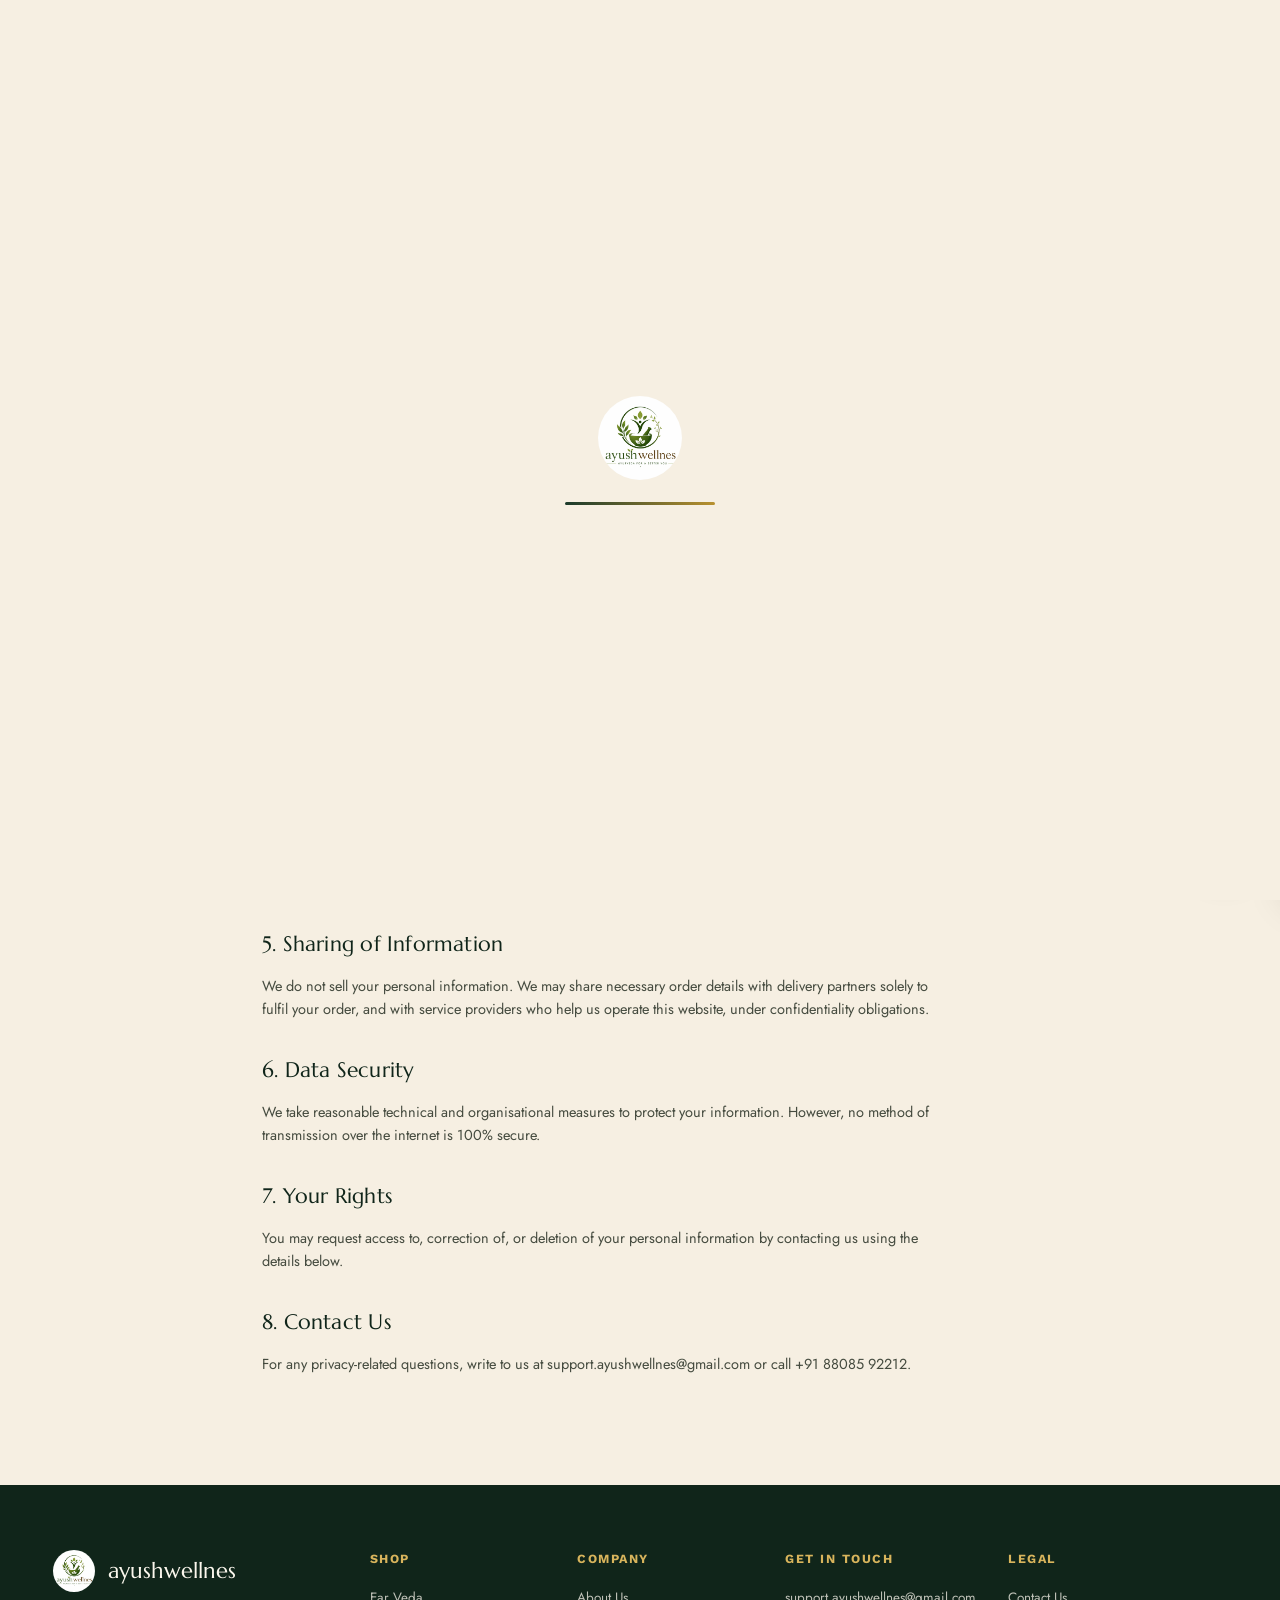
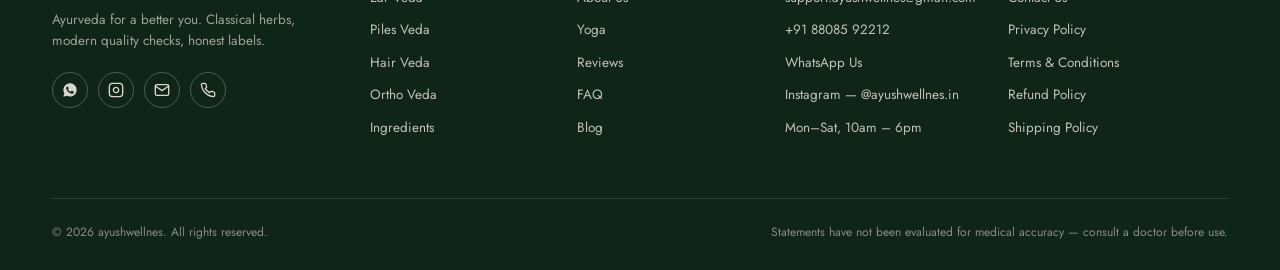
<file: privacy.html>
<!DOCTYPE html>

<html lang="en">
<head>
<meta charset="utf-8"/>
<meta content="width=device-width, initial-scale=1.0" name="viewport"/>
<title>Privacy Policy — ayushwellnes</title>
<meta content="Privacy Policy for ayushwellnes — how we collect, use, and protect your information." name="description"/>
<link rel="canonical" href="https://ayushwellnes.in/privacy.html"/>
<meta content="Privacy Policy — ayushwellnes" property="og:title"/>
<meta content="Privacy Policy for ayushwellnes — how we collect, use, and protect your information." property="og:description"/>
<meta content="https://ayushwellnes.in/privacy.html" property="og:url"/>
<meta content="website" property="og:type"/>
<meta content="ayushwellnes" property="og:site_name"/>
<meta content="https://ayushwellnes.in/og-image.jpg" property="og:image"/>
<meta content="1200" property="og:image:width"/>
<meta content="630" property="og:image:height"/>
<meta content="summary_large_image" name="twitter:card"/>
<meta content="Privacy Policy — ayushwellnes" name="twitter:title"/>
<meta content="Privacy Policy for ayushwellnes — how we collect, use, and protect your information." name="twitter:description"/>
<meta content="https://ayushwellnes.in/og-image.jpg" name="twitter:image"/>
<link rel="icon" type="image/x-icon" href="favicon.ico"/>
<link rel="icon" type="image/png" sizes="16x16" href="favicon-16x16.png"/>
<link rel="icon" type="image/png" sizes="32x32" href="favicon-32x32.png"/>
<link rel="icon" type="image/png" sizes="48x48" href="favicon-48x48.png"/>
<link rel="icon" type="image/png" sizes="96x96" href="favicon-96x96.png"/>
<link rel="icon" type="image/png" sizes="192x192" href="favicon-192x192.png"/>
<link rel="apple-touch-icon" sizes="180x180" href="apple-touch-icon.png"/>
<link href="https://fonts.googleapis.com" rel="preconnect"/>
<link crossorigin="" href="https://fonts.gstatic.com" rel="preconnect"/>
<link href="https://fonts.googleapis.com/css2?family=Marcellus&amp;family=Jost:wght@300;400;500;600;700&amp;family=Work+Sans:wght@400;500;600&amp;display=swap" rel="stylesheet"/>

<link href="style.css" rel="stylesheet"/></head>
<body>
<div class="page-loader" id="pageLoader">
<picture><source srcset="logo.webp" type="image/webp"/><img alt="ayushwellnes" src="logo.jpg"/></picture>
<div class="loader-bar"><div class="loader-fill"></div></div>
</div>
<!-- ===== HEADER ===== -->
<header>
<div class="nav-inner">
<a class="brand" href="index.html">
<picture><source srcset="logo.webp" type="image/webp"/><img alt="ayushwellnes logo" height="44" src="logo.jpg" width="44"/></picture>
<div class="brand-text">
<div class="name">ayushwellnes</div>
<div class="tag" data-i18n="brand_tag">Ayurveda for a better you</div>
</div>
</a>
<nav id="siteNav">
<ul>
<li><a data-i18n="nav_products" href="index.html#products">Products</a></li>
<li><a data-i18n="nav_ingredients" href="index.html#apothecary">Ingredients</a></li>
<li><a data-i18n="nav_about" href="index.html#about">About</a></li>
<li><a data-i18n="nav_yoga" href="index.html#yoga">Yoga</a></li>
<li><a data-i18n="nav_reviews" href="index.html#testimonials">Reviews</a></li>
<li><a data-i18n="nav_faq" href="index.html#faq">FAQ</a></li>
<li><a data-i18n="nav_blog" href="blog.html">Blog</a></li>
<li><a data-i18n="nav_enquiry" href="index.html#enquiry">Enquiry</a></li>
</ul>
</nav>
<div class="nav-right">
<div class="lang-switcher" id="langSwitcher">
<button aria-label="Change language" class="lang-btn" data-i18n-aria="aria_lang_toggle" id="langSwitcherBtn" type="button">
<svg fill="none" height="16" stroke="currentColor" stroke-width="1.8" viewbox="0 0 24 24" width="16"><circle cx="12" cy="12" r="9"></circle><path d="M3 12h18"></path><path d="M12 3c2.5 2.6 3.8 5.7 3.8 9s-1.3 6.4-3.8 9c-2.5-2.6-3.8-5.7-3.8-9s1.3-6.4 3.8-9z"></path></svg>
<span id="langNowLabel">EN</span>
<svg class="lang-caret" fill="none" height="10" stroke="currentColor" stroke-width="2" viewbox="0 0 24 24" width="10"><path d="M6 9l6 6 6-6"></path></svg>
</button>
<div class="lang-menu" id="langMenu">
<button class="lang-option active" data-lang="en" type="button">English</button>
<button class="lang-option" data-lang="hi" type="button">हिंदी</button>
</div>
</div>
<div class="account-switcher" id="accountSwitcher">
<button aria-label="Login / My Account" class="account-btn" data-i18n-aria="aria_account" id="accountBtn" type="button">
<svg fill="none" stroke="currentColor" stroke-width="1.8" viewbox="0 0 24 24"><path d="M20 21v-2a4 4 0 0 0-4-4H8a4 4 0 0 0-4 4v2"></path><circle cx="12" cy="7" r="4"></circle></svg>
</button>
<div class="account-menu" id="accountMenu">
<div class="account-menu-info">
<div class="am-greeting"><span data-i18n="account_greeting">Hi</span> <span id="accountUserName"></span></div>
<div class="am-note" data-i18n="account_menu_orders_note">Signed in on this device</div>
</div>
<button class="account-logout-btn" data-i18n="account_logout_btn" id="accountLogoutBtn" type="button">Logout</button>
</div>
</div>
<button aria-label="Open cart" class="cart-btn" data-i18n-aria="aria_cart_open" id="cartOpenBtn">
<svg fill="none" height="20" stroke="currentColor" stroke-width="1.8" viewbox="0 0 24 24" width="20"><circle cx="9" cy="21" r="1"></circle><circle cx="20" cy="21" r="1"></circle><path d="M1 1h4l2.68 13.39a2 2 0 0 0 2 1.61h9.72a2 2 0 0 0 2-1.61L23 6H6"></path></svg>
        <span data-i18n="cart_label">Cart</span> <span class="cart-count" id="cartCount">0</span>
</button>
<button aria-label="Toggle menu" class="menu-toggle" data-i18n-aria="aria_menu_toggle" id="menuToggle">☰</button>
</div>
</div>
</header>
<!-- ===== LEGAL PAGE CONTENT ===== -->
<section class="section legal-page">
<div class="wrap legal-wrap">
<div class="section-head reveal" style="text-align:left;margin:0 0 8px;max-width:100%;">
<div class="eyebrow">Legal</div>
<h1>Privacy Policy</h1>
<p class="legal-updated">Last updated: 31 July 2026</p>
</div>
<div class="legal-body reveal">
<h2>1. Introduction</h2>
<p>ayushwellnes ("we", "us", "our") respects your privacy. This policy explains what information we collect when you use this website, how we use it, and the choices you have.</p>

<h2>2. Information We Collect</h2>
<ul>
<li>Contact details you provide — name, phone number, email address, delivery address</li>
<li>Order details — products ordered, order value, order history</li>
<li>Enquiry and message content submitted through our contact or enquiry forms</li>
<li>Basic usage data such as pages visited and device/browser type</li>
</ul>

<h2>3. How We Use Your Information</h2>
<ul>
<li>To process and deliver your orders</li>
<li>To respond to enquiries and provide customer support</li>
<li>To send order updates, and — where you've agreed — occasional product or offer updates</li>
<li>To improve our website and product offering</li>
</ul>

<h2>4. Cookies &amp; Local Storage</h2>
<p>This website uses your browser's local storage to remember items in your cart, your language preference, and — if you create one — your account. This data stays on your device and is not transmitted to a server.</p>

<h2>5. Sharing of Information</h2>
<p>We do not sell your personal information. We may share necessary order details with delivery partners solely to fulfil your order, and with service providers who help us operate this website, under confidentiality obligations.</p>

<h2>6. Data Security</h2>
<p>We take reasonable technical and organisational measures to protect your information. However, no method of transmission over the internet is 100% secure.</p>

<h2>7. Your Rights</h2>
<p>You may request access to, correction of, or deletion of your personal information by contacting us using the details below.</p>

<h2>8. Contact Us</h2>
<p>For any privacy-related questions, write to us at <a href="mailto:support.ayushwellnes@gmail.com">support.ayushwellnes@gmail.com</a> or call +91 88085 92212.</p>
</div>
</div>
</section>
<!-- ===== FOOTER ===== -->
<footer>
<div class="wrap">
<div class="footer-grid">
<div class="footer-brand">
<div class="brand" style="pointer-events:none;">
<picture><source srcset="logo.webp" type="image/webp"/><img alt="ayushwellnes logo" height="44" loading="lazy" src="logo.jpg" style="height:44px;width:44px;border-radius:50%;object-fit:cover;" width="44"/></picture>
<div class="brand-text"><div class="name">ayushwellnes</div></div>
</div>
<p data-i18n="footer_tagline">Ayurveda for a better you. Classical herbs, modern quality checks, honest labels.</p>
<div class="footer-social">
<a aria-label="WhatsApp" data-i18n-aria="aria_whatsapp" href="https://wa.me/918808592212" rel="noopener" target="_blank"><svg fill="currentColor" height="16" viewbox="0 0 24 24" width="16"><path d="M12.04 2C6.58 2 2.13 6.45 2.13 11.91c0 1.79.47 3.51 1.36 5.03L2.05 22l5.2-1.36a9.86 9.86 0 0 0 4.79 1.22h.01c5.46 0 9.9-4.45 9.9-9.9C21.96 6.45 17.5 2 12.04 2zm5.8 14.14c-.24.68-1.19 1.24-1.95 1.4-.52.11-1.2.2-3.49-.75-2.93-1.21-4.82-4.19-4.97-4.39-.14-.19-1.19-1.58-1.19-3.02 0-1.43.75-2.13 1.02-2.42.24-.27.53-.33.71-.33.18 0 .35 0 .5.01.16.01.38-.06.6.46.24.55.8 1.9.87 2.04.07.14.11.31.02.5-.09.19-.14.31-.28.47-.14.16-.29.36-.42.48-.14.13-.28.28-.12.55.16.27.72 1.19 1.55 1.93 1.06.95 1.96 1.24 2.23 1.38.27.14.43.12.59-.07.16-.2.68-.79.86-1.06.18-.27.36-.23.6-.14.24.09 1.55.73 1.81.86.27.14.45.2.51.31.07.11.07.63-.17 1.31z"></path></svg></a>
<a aria-label="Instagram" href="https://instagram.com/ayushwellnes.in" rel="noopener" target="_blank"><svg fill="none" height="16" stroke="currentColor" stroke-width="2" viewbox="0 0 24 24" width="16"><rect height="20" rx="5" ry="5" width="20" x="2" y="2"></rect><path d="M16 11.37A4 4 0 1 1 12.63 8 4 4 0 0 1 16 11.37z"></path><line x1="17.5" x2="17.51" y1="6.5" y2="6.5"></line></svg></a>
<a aria-label="Email" href="mailto:support.ayushwellnes@gmail.com"><svg fill="none" height="16" stroke="currentColor" stroke-width="2" viewbox="0 0 24 24" width="16"><path d="M22 6l-10 7L2 6"></path><rect height="16" rx="2" width="20" x="2" y="4"></rect></svg></a>
<a aria-label="Call" href="tel:+918808592212"><svg fill="none" height="16" stroke="currentColor" stroke-width="2" viewbox="0 0 24 24" width="16"><path d="M22 16.92v3a2 2 0 0 1-2.18 2 19.79 19.79 0 0 1-8.63-3.07 19.5 19.5 0 0 1-6-6 19.79 19.79 0 0 1-3.07-8.67A2 2 0 0 1 4.11 2h3a2 2 0 0 1 2 1.72c.127.96.361 1.903.7 2.81a2 2 0 0 1-.45 2.11L8.09 9.91a16 16 0 0 0 6 6l1.27-1.27a2 2 0 0 1 2.11-.45c.907.339 1.85.573 2.81.7A2 2 0 0 1 22 16.92z"></path></svg></a>
</div>
</div>
<div>
<h5 data-i18n="footer_shop_h5">Shop</h5>
<ul>
<li><a data-i18n="footer_earveda_link" href="ear-veda.html">Ear Veda</a></li>
<li><a data-i18n="footer_pilesveda_link" href="piles-veda.html">Piles Veda</a></li>
<li><a data-i18n="footer_hairveda_link" href="hair-veda.html">Hair Veda</a></li>
<li><a data-i18n="footer_orthoveda_link" href="ortho-veda.html">Ortho Veda</a></li>
<li><a data-i18n="footer_ingredients_link" href="index.html#apothecary">Ingredients</a></li>
</ul>
</div>
<div>
<h5 data-i18n="footer_company_h5">Company</h5>
<ul>
<li><a data-i18n="footer_about_link" href="index.html#about">About Us</a></li>
<li><a data-i18n="nav_yoga" href="index.html#yoga">Yoga</a></li>
<li><a data-i18n="footer_reviews_link" href="index.html#testimonials">Reviews</a></li>
<li><a data-i18n="footer_faq_link" href="index.html#faq">FAQ</a></li>
<li><a data-i18n="footer_blog_link" href="blog.html">Blog</a></li>
</ul>
</div>
<div>
<h5 data-i18n="footer_contact_h5">Get in Touch</h5>
<ul>
<li><a href="mailto:support.ayushwellnes@gmail.com">support.ayushwellnes@gmail.com</a></li>
<li><a href="tel:+918808592212">+91 88085 92212</a></li>
<li><a data-i18n="footer_whatsapp_link" href="https://wa.me/918808592212" rel="noopener" target="_blank">WhatsApp Us</a></li>
<li><a data-i18n="footer_instagram_link" href="https://instagram.com/ayushwellnes.in" rel="noopener" target="_blank">Instagram — @ayushwellnes.in</a></li>
<li data-i18n="footer_hours">Mon–Sat, 10am – 6pm</li>
</ul>
</div>
<div>
<h5 data-i18n="footer_legal_h5">Legal</h5>
<ul>
<li><a data-i18n="footer_contact_link" href="contact.html">Contact Us</a></li>
<li><a data-i18n="footer_privacy_link" href="privacy.html">Privacy Policy</a></li>
<li><a data-i18n="footer_terms_link" href="terms.html">Terms &amp; Conditions</a></li>
<li><a data-i18n="footer_refund_link" href="refund.html">Refund Policy</a></li>
<li><a data-i18n="footer_shipping_link" href="shipping.html">Shipping Policy</a></li>
</ul>
</div>
</div>
<div class="footer-bottom">
<span data-i18n="footer_copyright">© 2026 ayushwellnes. All rights reserved.</span>
<span data-i18n="footer_disclaimer">Statements have not been evaluated for medical accuracy — consult a doctor before use.</span>
</div>
</div>
</footer>
<!-- ===== CART DRAWER ===== -->
<div class="overlay" id="overlay"></div>
<div class="cart-drawer" id="cartDrawer">
<div class="cart-head">
<h3 data-i18n="cart_title">Your Cart</h3>
<button class="cart-close" id="cartCloseBtn">×</button>
</div>
<div class="cart-items" id="cartItems"></div>
<div class="cart-foot">
<div class="cart-total"><span data-i18n="cart_total_label">Total</span><span id="cartTotal">₹0</span></div>
<button class="btn btn-primary" data-i18n="cart_checkout_btn" id="checkoutBtn">Checkout</button>
</div>
</div>
<!-- ===== CHECKOUT MODAL ===== -->
<div class="modal-overlay" id="checkoutModal">
<div class="modal" id="modalBox">
<button class="modal-close" id="modalCloseBtn">×</button>
<div id="modalFormWrap">
<h3 data-i18n="checkout_title">Complete your order</h3>
<p class="mnote" data-i18n="checkout_note">Placing an order opens WhatsApp with your order details so our team can confirm it and share payment options with you.</p>
<form id="checkoutForm">
<label data-i18n="form_name_label" for="cName">Full Name</label>
<input id="cName" required="" type="text"/>
<label data-i18n="form_phone_label" for="cPhone">Phone Number</label>
<input id="cPhone" required="" type="tel"/>
<label data-i18n="checkout_address_label" for="cAddr">Delivery Address</label>
<textarea id="cAddr" required="" rows="3"></textarea>
<button class="btn btn-primary" type="submit"><span data-i18n="checkout_placeorder_prefix">Place Order — </span><span id="modalTotal">₹0</span></button>
</form>
</div>
<div id="modalSuccessWrap" style="display:none;">
<div class="success-box">
<svg class="ic" fill="none" stroke="currentColor" stroke-width="1.6" viewbox="0 0 24 24"><circle cx="12" cy="12" r="10"></circle><path d="M8 12l2.5 2.5L16 9"></path></svg>
<h3 data-i18n="checkout_success_h3">Order received!</h3>
<p class="mnote" data-i18n="checkout_success_note">Thank you — your order details have been sent to us on WhatsApp. Our team will confirm delivery and payment shortly.</p>
<button class="btn btn-outline" data-i18n="checkout_continue_btn" id="modalDoneBtn" style="width:100%;justify-content:center;">Continue Shopping</button>
</div>
</div>
</div>
</div>
<!-- ===== LOGIN / SIGNUP MODAL ===== -->
<div class="modal-overlay" id="authModal">
<div class="modal auth-modal" id="authModalBox">
<button class="modal-close" id="authModalCloseBtn" type="button">×</button>
<div class="auth-tabs">
<button class="auth-tab active" data-i18n="login_tab" data-tab="login" id="authTabLogin" type="button">Login</button>
<button class="auth-tab" data-i18n="signup_tab" data-tab="signup" id="authTabSignup" type="button">Sign Up</button>
</div>
<form class="auth-form" id="loginForm">
<label data-i18n="login_phone_label" for="loginPhone">Phone Number</label>
<input id="loginPhone" required type="tel"/>
<label data-i18n="login_password_label" for="loginPassword">Password</label>
<input id="loginPassword" required type="password"/>
<p class="auth-error" id="loginError" style="display:none;"></p>
<button class="btn btn-primary" data-i18n="login_submit_btn" style="width:100%;justify-content:center;" type="submit">Login</button>
<p class="auth-switch"><span data-i18n="login_switch_prompt">New here?</span> <a data-i18n="login_switch_link" href="#" id="goToSignup">Create an account</a></p>
</form>
<form class="auth-form" id="signupForm" style="display:none;">
<label data-i18n="signup_name_label" for="signupName">Full Name</label>
<input id="signupName" required type="text"/>
<label data-i18n="login_phone_label" for="signupPhone">Phone Number</label>
<input id="signupPhone" required type="tel"/>
<label data-i18n="signup_email_label" for="signupEmail">Email (optional)</label>
<input id="signupEmail" type="email"/>
<label data-i18n="login_password_label" for="signupPassword">Password</label>
<input id="signupPassword" required type="password"/>
<p class="auth-error" id="signupError" style="display:none;"></p>
<button class="btn btn-primary" data-i18n="signup_submit_btn" style="width:100%;justify-content:center;" type="submit">Create Account</button>
<p class="auth-switch"><span data-i18n="signup_switch_prompt">Already have an account?</span> <a data-i18n="signup_switch_link" href="#" id="goToLogin">Login</a></p>
</form>
<p class="auth-note" data-i18n="login_note">For your security, please use a password you don't use elsewhere.</p>
</div>
</div>
<div class="float-stack">
<button aria-label="Back to top" class="float-btn back-to-top" data-i18n-aria="aria_back_to_top" id="backToTopBtn" type="button">
<svg fill="none" stroke="currentColor" stroke-width="2.2" viewbox="0 0 24 24"><path d="M12 19V5M5 12l7-7 7 7"></path></svg>
</button>
<a aria-label="Call us" class="float-btn call-float" data-i18n-aria="aria_call" href="tel:+918808592212">
<svg fill="none" stroke="currentColor" stroke-width="2" viewbox="0 0 24 24"><path d="M22 16.92v3a2 2 0 0 1-2.18 2 19.79 19.79 0 0 1-8.63-3.07 19.5 19.5 0 0 1-6-6 19.79 19.79 0 0 1-3.07-8.67A2 2 0 0 1 4.11 2h3a2 2 0 0 1 2 1.72c.127.96.361 1.903.7 2.81a2 2 0 0 1-.45 2.11L8.09 9.91a16 16 0 0 0 6 6l1.27-1.27a2 2 0 0 1 2.11-.45c.907.339 1.85.573 2.81.7A2 2 0 0 1 22 16.92z"></path></svg>
</a>
<a aria-label="Chat on WhatsApp" class="float-btn whatsapp-float" data-i18n-aria="aria_whatsapp" href="https://wa.me/918808592212?text=Hi%2C%20I%27m%20interested%20in%20ayushwellnes%20products" rel="noopener" target="_blank">
<svg viewbox="0 0 24 24"><path d="M12.04 2C6.58 2 2.13 6.45 2.13 11.91c0 1.79.47 3.51 1.36 5.03L2.05 22l5.2-1.36a9.86 9.86 0 0 0 4.79 1.22h.01c5.46 0 9.9-4.45 9.9-9.9C21.96 6.45 17.5 2 12.04 2zm5.8 14.14c-.24.68-1.19 1.24-1.95 1.4-.52.11-1.2.2-3.49-.75-2.93-1.21-4.82-4.19-4.97-4.39-.14-.19-1.19-1.58-1.19-3.02 0-1.43.75-2.13 1.02-2.42.24-.27.53-.33.71-.33.18 0 .35 0 .5.01.16.01.38-.06.6.46.24.55.8 1.9.87 2.04.07.14.11.31.02.5-.09.19-.14.31-.28.47-.14.16-.29.36-.42.48-.14.13-.28.28-.12.55.16.27.72 1.19 1.55 1.93 1.06.95 1.96 1.24 2.23 1.38.27.14.43.12.59-.07.16-.2.68-.79.86-1.06.18-.27.36-.23.6-.14.24.09 1.55.73 1.81.86.27.14.45.2.51.31.07.11.07.63-.17 1.31z"></path></svg>
</a>
</div>
<div class="toast" id="toast">
<svg fill="none" height="16" stroke="currentColor" stroke-width="2.5" viewbox="0 0 24 24" width="16"><path d="M20 6L9 17l-5-5"></path></svg>
<span data-i18n="toast_default" id="toastText">Added to cart</span>
</div>

<script src="i18n.js"></script>
<script src="script.js"></script></body>
</html>
</file>
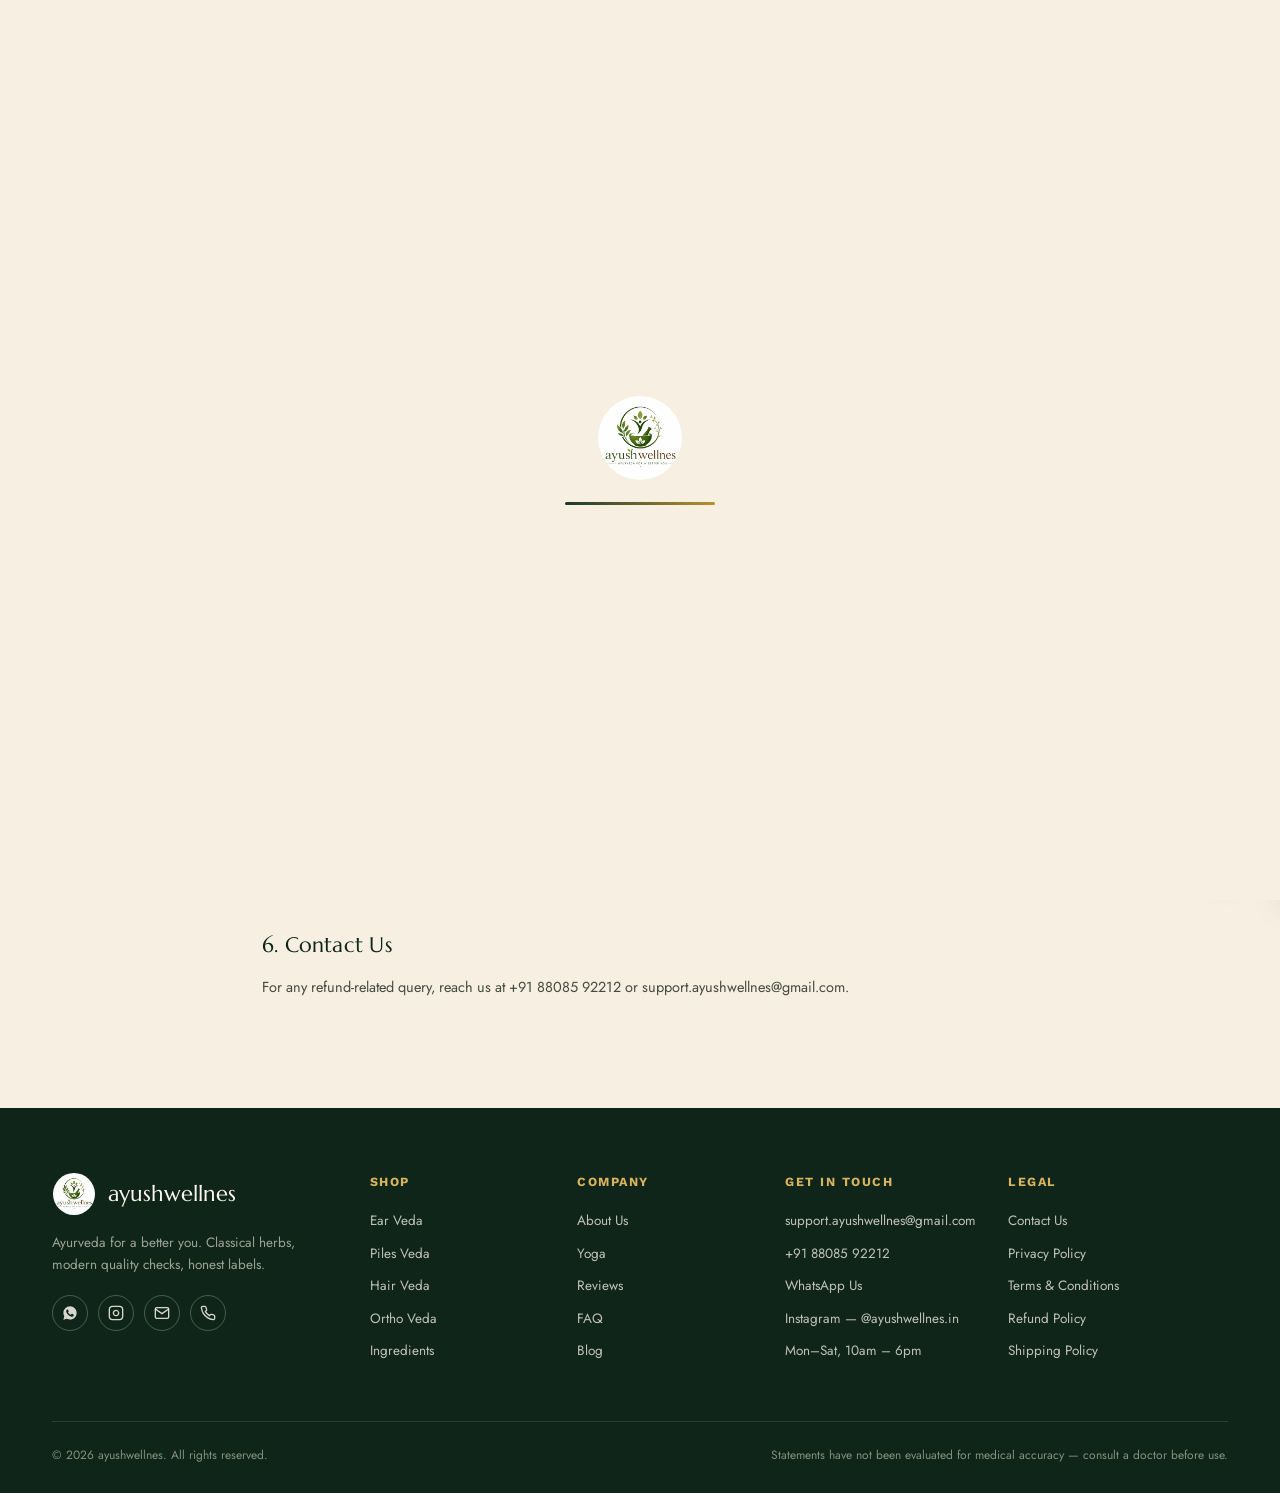
<file: refund.html>
<!DOCTYPE html>

<html lang="en">
<head>
<meta charset="utf-8"/>
<meta content="width=device-width, initial-scale=1.0" name="viewport"/>
<title>Refund Policy — ayushwellnes</title>
<meta content="Refund and replacement policy for orders placed on the ayushwellnes website." name="description"/>
<link rel="canonical" href="https://ayushwellnes.in/refund.html"/>
<meta content="Refund Policy — ayushwellnes" property="og:title"/>
<meta content="Refund and replacement policy for orders placed on the ayushwellnes website." property="og:description"/>
<meta content="https://ayushwellnes.in/refund.html" property="og:url"/>
<meta content="website" property="og:type"/>
<meta content="ayushwellnes" property="og:site_name"/>
<meta content="https://ayushwellnes.in/og-image.jpg" property="og:image"/>
<meta content="1200" property="og:image:width"/>
<meta content="630" property="og:image:height"/>
<meta content="summary_large_image" name="twitter:card"/>
<meta content="Refund Policy — ayushwellnes" name="twitter:title"/>
<meta content="Refund and replacement policy for orders placed on the ayushwellnes website." name="twitter:description"/>
<meta content="https://ayushwellnes.in/og-image.jpg" name="twitter:image"/>
<link rel="icon" type="image/x-icon" href="favicon.ico"/>
<link rel="icon" type="image/png" sizes="16x16" href="favicon-16x16.png"/>
<link rel="icon" type="image/png" sizes="32x32" href="favicon-32x32.png"/>
<link rel="icon" type="image/png" sizes="48x48" href="favicon-48x48.png"/>
<link rel="icon" type="image/png" sizes="96x96" href="favicon-96x96.png"/>
<link rel="icon" type="image/png" sizes="192x192" href="favicon-192x192.png"/>
<link rel="apple-touch-icon" sizes="180x180" href="apple-touch-icon.png"/>
<link href="https://fonts.googleapis.com" rel="preconnect"/>
<link crossorigin="" href="https://fonts.gstatic.com" rel="preconnect"/>
<link href="https://fonts.googleapis.com/css2?family=Marcellus&amp;family=Jost:wght@300;400;500;600;700&amp;family=Work+Sans:wght@400;500;600&amp;display=swap" rel="stylesheet"/>

<link href="style.css" rel="stylesheet"/></head>
<body>
<div class="page-loader" id="pageLoader">
<picture><source srcset="logo.webp" type="image/webp"/><img alt="ayushwellnes" src="logo.jpg"/></picture>
<div class="loader-bar"><div class="loader-fill"></div></div>
</div>
<!-- ===== HEADER ===== -->
<header>
<div class="nav-inner">
<a class="brand" href="index.html">
<picture><source srcset="logo.webp" type="image/webp"/><img alt="ayushwellnes logo" height="44" src="logo.jpg" width="44"/></picture>
<div class="brand-text">
<div class="name">ayushwellnes</div>
<div class="tag" data-i18n="brand_tag">Ayurveda for a better you</div>
</div>
</a>
<nav id="siteNav">
<ul>
<li><a data-i18n="nav_products" href="index.html#products">Products</a></li>
<li><a data-i18n="nav_ingredients" href="index.html#apothecary">Ingredients</a></li>
<li><a data-i18n="nav_about" href="index.html#about">About</a></li>
<li><a data-i18n="nav_yoga" href="index.html#yoga">Yoga</a></li>
<li><a data-i18n="nav_reviews" href="index.html#testimonials">Reviews</a></li>
<li><a data-i18n="nav_faq" href="index.html#faq">FAQ</a></li>
<li><a data-i18n="nav_blog" href="blog.html">Blog</a></li>
<li><a data-i18n="nav_enquiry" href="index.html#enquiry">Enquiry</a></li>
</ul>
</nav>
<div class="nav-right">
<div class="lang-switcher" id="langSwitcher">
<button aria-label="Change language" class="lang-btn" data-i18n-aria="aria_lang_toggle" id="langSwitcherBtn" type="button">
<svg fill="none" height="16" stroke="currentColor" stroke-width="1.8" viewbox="0 0 24 24" width="16"><circle cx="12" cy="12" r="9"></circle><path d="M3 12h18"></path><path d="M12 3c2.5 2.6 3.8 5.7 3.8 9s-1.3 6.4-3.8 9c-2.5-2.6-3.8-5.7-3.8-9s1.3-6.4 3.8-9z"></path></svg>
<span id="langNowLabel">EN</span>
<svg class="lang-caret" fill="none" height="10" stroke="currentColor" stroke-width="2" viewbox="0 0 24 24" width="10"><path d="M6 9l6 6 6-6"></path></svg>
</button>
<div class="lang-menu" id="langMenu">
<button class="lang-option active" data-lang="en" type="button">English</button>
<button class="lang-option" data-lang="hi" type="button">हिंदी</button>
</div>
</div>
<div class="account-switcher" id="accountSwitcher">
<button aria-label="Login / My Account" class="account-btn" data-i18n-aria="aria_account" id="accountBtn" type="button">
<svg fill="none" stroke="currentColor" stroke-width="1.8" viewbox="0 0 24 24"><path d="M20 21v-2a4 4 0 0 0-4-4H8a4 4 0 0 0-4 4v2"></path><circle cx="12" cy="7" r="4"></circle></svg>
</button>
<div class="account-menu" id="accountMenu">
<div class="account-menu-info">
<div class="am-greeting"><span data-i18n="account_greeting">Hi</span> <span id="accountUserName"></span></div>
<div class="am-note" data-i18n="account_menu_orders_note">Signed in on this device</div>
</div>
<button class="account-logout-btn" data-i18n="account_logout_btn" id="accountLogoutBtn" type="button">Logout</button>
</div>
</div>
<button aria-label="Open cart" class="cart-btn" data-i18n-aria="aria_cart_open" id="cartOpenBtn">
<svg fill="none" height="20" stroke="currentColor" stroke-width="1.8" viewbox="0 0 24 24" width="20"><circle cx="9" cy="21" r="1"></circle><circle cx="20" cy="21" r="1"></circle><path d="M1 1h4l2.68 13.39a2 2 0 0 0 2 1.61h9.72a2 2 0 0 0 2-1.61L23 6H6"></path></svg>
        <span data-i18n="cart_label">Cart</span> <span class="cart-count" id="cartCount">0</span>
</button>
<button aria-label="Toggle menu" class="menu-toggle" data-i18n-aria="aria_menu_toggle" id="menuToggle">☰</button>
</div>
</div>
</header>
<!-- ===== LEGAL PAGE CONTENT ===== -->
<section class="section legal-page">
<div class="wrap legal-wrap">
<div class="section-head reveal" style="text-align:left;margin:0 0 8px;max-width:100%;">
<div class="eyebrow">Legal</div>
<h1>Refund Policy</h1>
<p class="legal-updated">Last updated: 31 July 2026</p>
</div>
<div class="legal-body reveal">
<h2>1. Our Approach</h2>
<p>We want you to be satisfied with your purchase. This policy explains when a refund or replacement applies.</p>

<h2>2. Eligibility for Refund/Replacement</h2>
<ul>
<li>You received a damaged, defective, or incorrect product</li>
<li>The product is unopened, unused, and in its original sealed packaging</li>
<li>The request is raised within 7 days of delivery</li>
</ul>

<h2>3. Non-Returnable Situations</h2>
<p>For hygiene and safety reasons, opened or used dietary/wellness supplement bottles cannot be returned unless the product itself is defective or damaged in transit.</p>

<h2>4. How to Request a Refund</h2>
<p>Email <a href="mailto:support.ayushwellnes@gmail.com">support.ayushwellnes@gmail.com</a> or message us on <a href="https://wa.me/918808592212" rel="noopener" target="_blank">WhatsApp</a> with your order number and a photo of the product (if damaged/incorrect). Our team will guide you through the next steps.</p>

<h2>5. Refund Timeline</h2>
<p>Once a return is approved and the product (where applicable) is received back, refunds are typically processed within 7–10 business days to the original payment method.</p>

<h2>6. Contact Us</h2>
<p>For any refund-related query, reach us at +91 88085 92212 or <a href="mailto:support.ayushwellnes@gmail.com">support.ayushwellnes@gmail.com</a>.</p>
</div>
</div>
</section>
<!-- ===== FOOTER ===== -->
<footer>
<div class="wrap">
<div class="footer-grid">
<div class="footer-brand">
<div class="brand" style="pointer-events:none;">
<picture><source srcset="logo.webp" type="image/webp"/><img alt="ayushwellnes logo" height="44" loading="lazy" src="logo.jpg" style="height:44px;width:44px;border-radius:50%;object-fit:cover;" width="44"/></picture>
<div class="brand-text"><div class="name">ayushwellnes</div></div>
</div>
<p data-i18n="footer_tagline">Ayurveda for a better you. Classical herbs, modern quality checks, honest labels.</p>
<div class="footer-social">
<a aria-label="WhatsApp" data-i18n-aria="aria_whatsapp" href="https://wa.me/918808592212" rel="noopener" target="_blank"><svg fill="currentColor" height="16" viewbox="0 0 24 24" width="16"><path d="M12.04 2C6.58 2 2.13 6.45 2.13 11.91c0 1.79.47 3.51 1.36 5.03L2.05 22l5.2-1.36a9.86 9.86 0 0 0 4.79 1.22h.01c5.46 0 9.9-4.45 9.9-9.9C21.96 6.45 17.5 2 12.04 2zm5.8 14.14c-.24.68-1.19 1.24-1.95 1.4-.52.11-1.2.2-3.49-.75-2.93-1.21-4.82-4.19-4.97-4.39-.14-.19-1.19-1.58-1.19-3.02 0-1.43.75-2.13 1.02-2.42.24-.27.53-.33.71-.33.18 0 .35 0 .5.01.16.01.38-.06.6.46.24.55.8 1.9.87 2.04.07.14.11.31.02.5-.09.19-.14.31-.28.47-.14.16-.29.36-.42.48-.14.13-.28.28-.12.55.16.27.72 1.19 1.55 1.93 1.06.95 1.96 1.24 2.23 1.38.27.14.43.12.59-.07.16-.2.68-.79.86-1.06.18-.27.36-.23.6-.14.24.09 1.55.73 1.81.86.27.14.45.2.51.31.07.11.07.63-.17 1.31z"></path></svg></a>
<a aria-label="Instagram" href="https://instagram.com/ayushwellnes.in" rel="noopener" target="_blank"><svg fill="none" height="16" stroke="currentColor" stroke-width="2" viewbox="0 0 24 24" width="16"><rect height="20" rx="5" ry="5" width="20" x="2" y="2"></rect><path d="M16 11.37A4 4 0 1 1 12.63 8 4 4 0 0 1 16 11.37z"></path><line x1="17.5" x2="17.51" y1="6.5" y2="6.5"></line></svg></a>
<a aria-label="Email" href="mailto:support.ayushwellnes@gmail.com"><svg fill="none" height="16" stroke="currentColor" stroke-width="2" viewbox="0 0 24 24" width="16"><path d="M22 6l-10 7L2 6"></path><rect height="16" rx="2" width="20" x="2" y="4"></rect></svg></a>
<a aria-label="Call" href="tel:+918808592212"><svg fill="none" height="16" stroke="currentColor" stroke-width="2" viewbox="0 0 24 24" width="16"><path d="M22 16.92v3a2 2 0 0 1-2.18 2 19.79 19.79 0 0 1-8.63-3.07 19.5 19.5 0 0 1-6-6 19.79 19.79 0 0 1-3.07-8.67A2 2 0 0 1 4.11 2h3a2 2 0 0 1 2 1.72c.127.96.361 1.903.7 2.81a2 2 0 0 1-.45 2.11L8.09 9.91a16 16 0 0 0 6 6l1.27-1.27a2 2 0 0 1 2.11-.45c.907.339 1.85.573 2.81.7A2 2 0 0 1 22 16.92z"></path></svg></a>
</div>
</div>
<div>
<h5 data-i18n="footer_shop_h5">Shop</h5>
<ul>
<li><a data-i18n="footer_earveda_link" href="ear-veda.html">Ear Veda</a></li>
<li><a data-i18n="footer_pilesveda_link" href="piles-veda.html">Piles Veda</a></li>
<li><a data-i18n="footer_hairveda_link" href="hair-veda.html">Hair Veda</a></li>
<li><a data-i18n="footer_orthoveda_link" href="ortho-veda.html">Ortho Veda</a></li>
<li><a data-i18n="footer_ingredients_link" href="index.html#apothecary">Ingredients</a></li>
</ul>
</div>
<div>
<h5 data-i18n="footer_company_h5">Company</h5>
<ul>
<li><a data-i18n="footer_about_link" href="index.html#about">About Us</a></li>
<li><a data-i18n="nav_yoga" href="index.html#yoga">Yoga</a></li>
<li><a data-i18n="footer_reviews_link" href="index.html#testimonials">Reviews</a></li>
<li><a data-i18n="footer_faq_link" href="index.html#faq">FAQ</a></li>
<li><a data-i18n="footer_blog_link" href="blog.html">Blog</a></li>
</ul>
</div>
<div>
<h5 data-i18n="footer_contact_h5">Get in Touch</h5>
<ul>
<li><a href="mailto:support.ayushwellnes@gmail.com">support.ayushwellnes@gmail.com</a></li>
<li><a href="tel:+918808592212">+91 88085 92212</a></li>
<li><a data-i18n="footer_whatsapp_link" href="https://wa.me/918808592212" rel="noopener" target="_blank">WhatsApp Us</a></li>
<li><a data-i18n="footer_instagram_link" href="https://instagram.com/ayushwellnes.in" rel="noopener" target="_blank">Instagram — @ayushwellnes.in</a></li>
<li data-i18n="footer_hours">Mon–Sat, 10am – 6pm</li>
</ul>
</div>
<div>
<h5 data-i18n="footer_legal_h5">Legal</h5>
<ul>
<li><a data-i18n="footer_contact_link" href="contact.html">Contact Us</a></li>
<li><a data-i18n="footer_privacy_link" href="privacy.html">Privacy Policy</a></li>
<li><a data-i18n="footer_terms_link" href="terms.html">Terms &amp; Conditions</a></li>
<li><a data-i18n="footer_refund_link" href="refund.html">Refund Policy</a></li>
<li><a data-i18n="footer_shipping_link" href="shipping.html">Shipping Policy</a></li>
</ul>
</div>
</div>
<div class="footer-bottom">
<span data-i18n="footer_copyright">© 2026 ayushwellnes. All rights reserved.</span>
<span data-i18n="footer_disclaimer">Statements have not been evaluated for medical accuracy — consult a doctor before use.</span>
</div>
</div>
</footer>
<!-- ===== CART DRAWER ===== -->
<div class="overlay" id="overlay"></div>
<div class="cart-drawer" id="cartDrawer">
<div class="cart-head">
<h3 data-i18n="cart_title">Your Cart</h3>
<button class="cart-close" id="cartCloseBtn">×</button>
</div>
<div class="cart-items" id="cartItems"></div>
<div class="cart-foot">
<div class="cart-total"><span data-i18n="cart_total_label">Total</span><span id="cartTotal">₹0</span></div>
<button class="btn btn-primary" data-i18n="cart_checkout_btn" id="checkoutBtn">Checkout</button>
</div>
</div>
<!-- ===== CHECKOUT MODAL ===== -->
<div class="modal-overlay" id="checkoutModal">
<div class="modal" id="modalBox">
<button class="modal-close" id="modalCloseBtn">×</button>
<div id="modalFormWrap">
<h3 data-i18n="checkout_title">Complete your order</h3>
<p class="mnote" data-i18n="checkout_note">Placing an order opens WhatsApp with your order details so our team can confirm it and share payment options with you.</p>
<form id="checkoutForm">
<label data-i18n="form_name_label" for="cName">Full Name</label>
<input id="cName" required="" type="text"/>
<label data-i18n="form_phone_label" for="cPhone">Phone Number</label>
<input id="cPhone" required="" type="tel"/>
<label data-i18n="checkout_address_label" for="cAddr">Delivery Address</label>
<textarea id="cAddr" required="" rows="3"></textarea>
<button class="btn btn-primary" type="submit"><span data-i18n="checkout_placeorder_prefix">Place Order — </span><span id="modalTotal">₹0</span></button>
</form>
</div>
<div id="modalSuccessWrap" style="display:none;">
<div class="success-box">
<svg class="ic" fill="none" stroke="currentColor" stroke-width="1.6" viewbox="0 0 24 24"><circle cx="12" cy="12" r="10"></circle><path d="M8 12l2.5 2.5L16 9"></path></svg>
<h3 data-i18n="checkout_success_h3">Order received!</h3>
<p class="mnote" data-i18n="checkout_success_note">Thank you — your order details have been sent to us on WhatsApp. Our team will confirm delivery and payment shortly.</p>
<button class="btn btn-outline" data-i18n="checkout_continue_btn" id="modalDoneBtn" style="width:100%;justify-content:center;">Continue Shopping</button>
</div>
</div>
</div>
</div>
<!-- ===== LOGIN / SIGNUP MODAL ===== -->
<div class="modal-overlay" id="authModal">
<div class="modal auth-modal" id="authModalBox">
<button class="modal-close" id="authModalCloseBtn" type="button">×</button>
<div class="auth-tabs">
<button class="auth-tab active" data-i18n="login_tab" data-tab="login" id="authTabLogin" type="button">Login</button>
<button class="auth-tab" data-i18n="signup_tab" data-tab="signup" id="authTabSignup" type="button">Sign Up</button>
</div>
<form class="auth-form" id="loginForm">
<label data-i18n="login_phone_label" for="loginPhone">Phone Number</label>
<input id="loginPhone" required type="tel"/>
<label data-i18n="login_password_label" for="loginPassword">Password</label>
<input id="loginPassword" required type="password"/>
<p class="auth-error" id="loginError" style="display:none;"></p>
<button class="btn btn-primary" data-i18n="login_submit_btn" style="width:100%;justify-content:center;" type="submit">Login</button>
<p class="auth-switch"><span data-i18n="login_switch_prompt">New here?</span> <a data-i18n="login_switch_link" href="#" id="goToSignup">Create an account</a></p>
</form>
<form class="auth-form" id="signupForm" style="display:none;">
<label data-i18n="signup_name_label" for="signupName">Full Name</label>
<input id="signupName" required type="text"/>
<label data-i18n="login_phone_label" for="signupPhone">Phone Number</label>
<input id="signupPhone" required type="tel"/>
<label data-i18n="signup_email_label" for="signupEmail">Email (optional)</label>
<input id="signupEmail" type="email"/>
<label data-i18n="login_password_label" for="signupPassword">Password</label>
<input id="signupPassword" required type="password"/>
<p class="auth-error" id="signupError" style="display:none;"></p>
<button class="btn btn-primary" data-i18n="signup_submit_btn" style="width:100%;justify-content:center;" type="submit">Create Account</button>
<p class="auth-switch"><span data-i18n="signup_switch_prompt">Already have an account?</span> <a data-i18n="signup_switch_link" href="#" id="goToLogin">Login</a></p>
</form>
<p class="auth-note" data-i18n="login_note">For your security, please use a password you don't use elsewhere.</p>
</div>
</div>
<div class="float-stack">
<button aria-label="Back to top" class="float-btn back-to-top" data-i18n-aria="aria_back_to_top" id="backToTopBtn" type="button">
<svg fill="none" stroke="currentColor" stroke-width="2.2" viewbox="0 0 24 24"><path d="M12 19V5M5 12l7-7 7 7"></path></svg>
</button>
<a aria-label="Call us" class="float-btn call-float" data-i18n-aria="aria_call" href="tel:+918808592212">
<svg fill="none" stroke="currentColor" stroke-width="2" viewbox="0 0 24 24"><path d="M22 16.92v3a2 2 0 0 1-2.18 2 19.79 19.79 0 0 1-8.63-3.07 19.5 19.5 0 0 1-6-6 19.79 19.79 0 0 1-3.07-8.67A2 2 0 0 1 4.11 2h3a2 2 0 0 1 2 1.72c.127.96.361 1.903.7 2.81a2 2 0 0 1-.45 2.11L8.09 9.91a16 16 0 0 0 6 6l1.27-1.27a2 2 0 0 1 2.11-.45c.907.339 1.85.573 2.81.7A2 2 0 0 1 22 16.92z"></path></svg>
</a>
<a aria-label="Chat on WhatsApp" class="float-btn whatsapp-float" data-i18n-aria="aria_whatsapp" href="https://wa.me/918808592212?text=Hi%2C%20I%27m%20interested%20in%20ayushwellnes%20products" rel="noopener" target="_blank">
<svg viewbox="0 0 24 24"><path d="M12.04 2C6.58 2 2.13 6.45 2.13 11.91c0 1.79.47 3.51 1.36 5.03L2.05 22l5.2-1.36a9.86 9.86 0 0 0 4.79 1.22h.01c5.46 0 9.9-4.45 9.9-9.9C21.96 6.45 17.5 2 12.04 2zm5.8 14.14c-.24.68-1.19 1.24-1.95 1.4-.52.11-1.2.2-3.49-.75-2.93-1.21-4.82-4.19-4.97-4.39-.14-.19-1.19-1.58-1.19-3.02 0-1.43.75-2.13 1.02-2.42.24-.27.53-.33.71-.33.18 0 .35 0 .5.01.16.01.38-.06.6.46.24.55.8 1.9.87 2.04.07.14.11.31.02.5-.09.19-.14.31-.28.47-.14.16-.29.36-.42.48-.14.13-.28.28-.12.55.16.27.72 1.19 1.55 1.93 1.06.95 1.96 1.24 2.23 1.38.27.14.43.12.59-.07.16-.2.68-.79.86-1.06.18-.27.36-.23.6-.14.24.09 1.55.73 1.81.86.27.14.45.2.51.31.07.11.07.63-.17 1.31z"></path></svg>
</a>
</div>
<div class="toast" id="toast">
<svg fill="none" height="16" stroke="currentColor" stroke-width="2.5" viewbox="0 0 24 24" width="16"><path d="M20 6L9 17l-5-5"></path></svg>
<span data-i18n="toast_default" id="toastText">Added to cart</span>
</div>

<script src="i18n.js"></script>
<script src="script.js"></script></body>
</html>
</file>
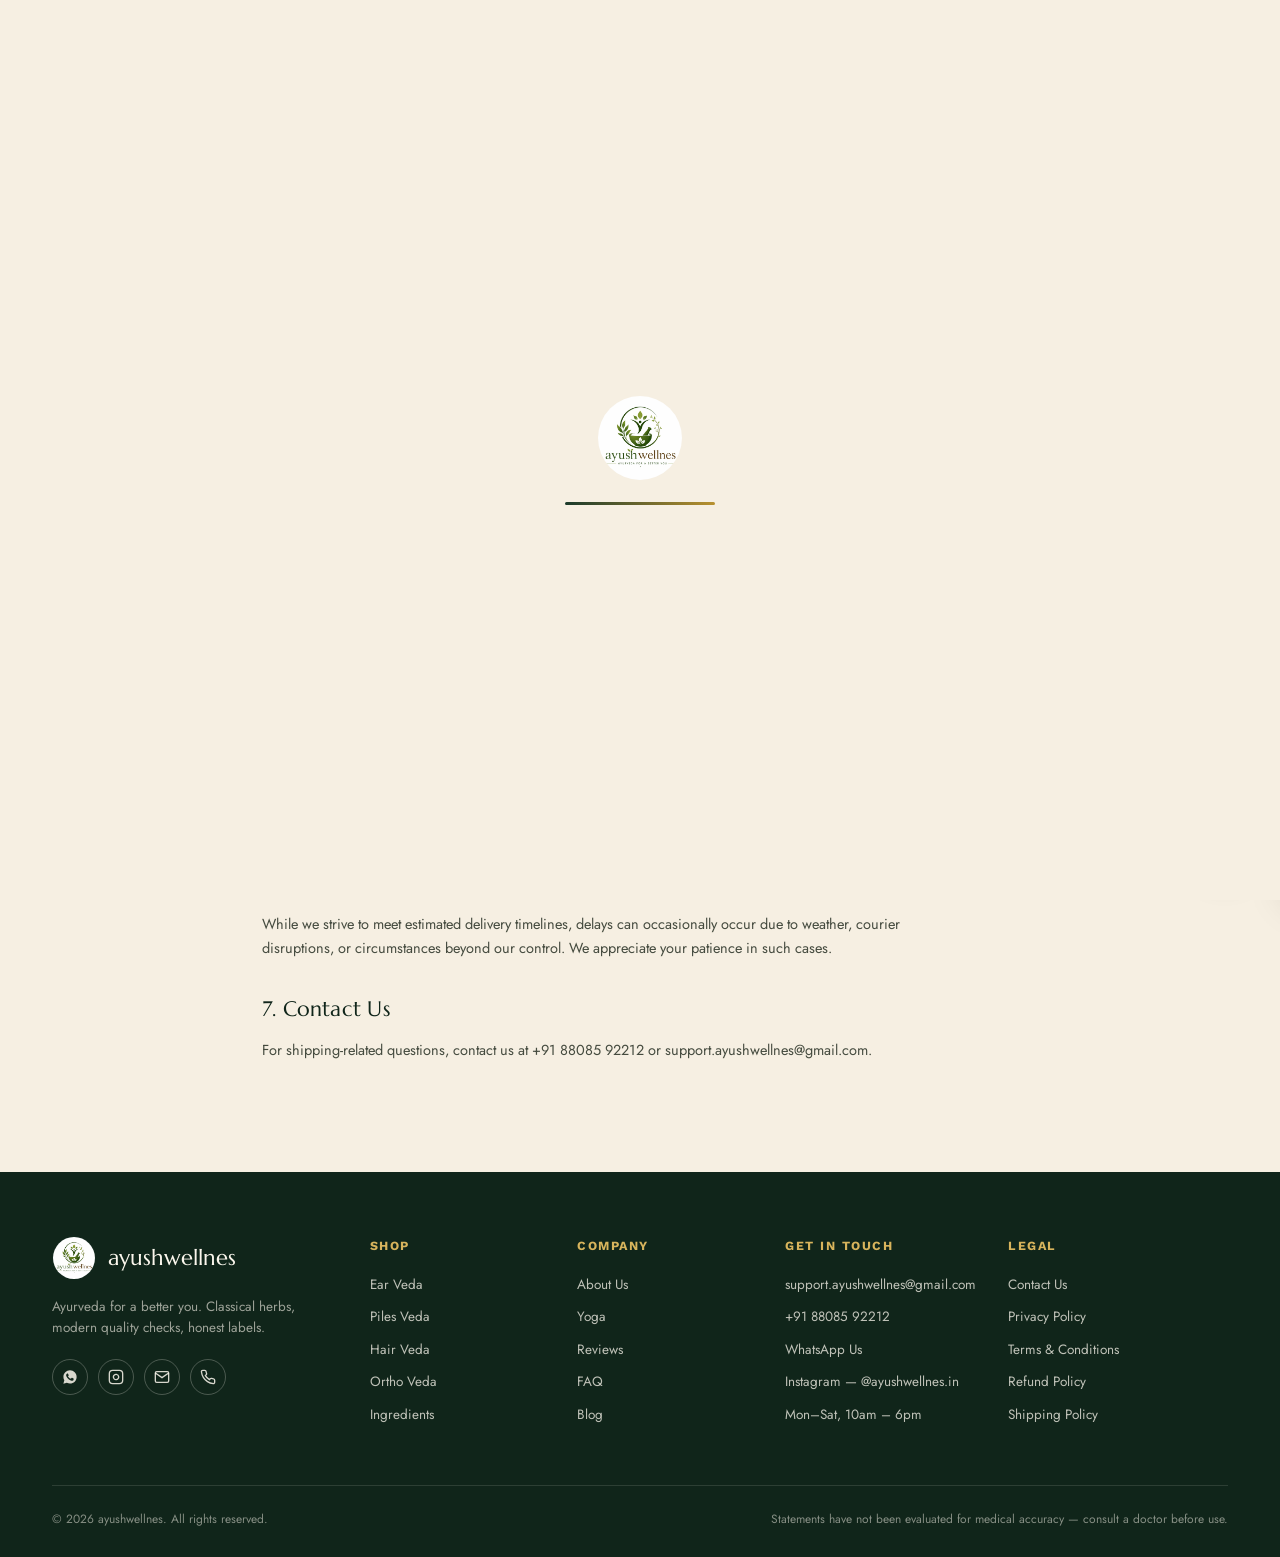
<file: shipping.html>
<!DOCTYPE html>

<html lang="en">
<head>
<meta charset="utf-8"/>
<meta content="width=device-width, initial-scale=1.0" name="viewport"/>
<title>Shipping Policy — ayushwellnes</title>
<meta content="Shipping and delivery policy for orders placed on the ayushwellnes website." name="description"/>
<link rel="canonical" href="https://ayushwellnes.in/shipping.html"/>
<meta content="Shipping Policy — ayushwellnes" property="og:title"/>
<meta content="Shipping and delivery policy for orders placed on the ayushwellnes website." property="og:description"/>
<meta content="https://ayushwellnes.in/shipping.html" property="og:url"/>
<meta content="website" property="og:type"/>
<meta content="ayushwellnes" property="og:site_name"/>
<meta content="https://ayushwellnes.in/og-image.jpg" property="og:image"/>
<meta content="1200" property="og:image:width"/>
<meta content="630" property="og:image:height"/>
<meta content="summary_large_image" name="twitter:card"/>
<meta content="Shipping Policy — ayushwellnes" name="twitter:title"/>
<meta content="Shipping and delivery policy for orders placed on the ayushwellnes website." name="twitter:description"/>
<meta content="https://ayushwellnes.in/og-image.jpg" name="twitter:image"/>
<link rel="icon" type="image/x-icon" href="favicon.ico"/>
<link rel="icon" type="image/png" sizes="16x16" href="favicon-16x16.png"/>
<link rel="icon" type="image/png" sizes="32x32" href="favicon-32x32.png"/>
<link rel="icon" type="image/png" sizes="48x48" href="favicon-48x48.png"/>
<link rel="icon" type="image/png" sizes="96x96" href="favicon-96x96.png"/>
<link rel="icon" type="image/png" sizes="192x192" href="favicon-192x192.png"/>
<link rel="apple-touch-icon" sizes="180x180" href="apple-touch-icon.png"/>
<link href="https://fonts.googleapis.com" rel="preconnect"/>
<link crossorigin="" href="https://fonts.gstatic.com" rel="preconnect"/>
<link href="https://fonts.googleapis.com/css2?family=Marcellus&amp;family=Jost:wght@300;400;500;600;700&amp;family=Work+Sans:wght@400;500;600&amp;display=swap" rel="stylesheet"/>

<link href="style.css" rel="stylesheet"/></head>
<body>
<div class="page-loader" id="pageLoader">
<picture><source srcset="logo.webp" type="image/webp"/><img alt="ayushwellnes" src="logo.jpg"/></picture>
<div class="loader-bar"><div class="loader-fill"></div></div>
</div>
<!-- ===== HEADER ===== -->
<header>
<div class="nav-inner">
<a class="brand" href="index.html">
<picture><source srcset="logo.webp" type="image/webp"/><img alt="ayushwellnes logo" height="44" src="logo.jpg" width="44"/></picture>
<div class="brand-text">
<div class="name">ayushwellnes</div>
<div class="tag" data-i18n="brand_tag">Ayurveda for a better you</div>
</div>
</a>
<nav id="siteNav">
<ul>
<li><a data-i18n="nav_products" href="index.html#products">Products</a></li>
<li><a data-i18n="nav_ingredients" href="index.html#apothecary">Ingredients</a></li>
<li><a data-i18n="nav_about" href="index.html#about">About</a></li>
<li><a data-i18n="nav_yoga" href="index.html#yoga">Yoga</a></li>
<li><a data-i18n="nav_reviews" href="index.html#testimonials">Reviews</a></li>
<li><a data-i18n="nav_faq" href="index.html#faq">FAQ</a></li>
<li><a data-i18n="nav_blog" href="blog.html">Blog</a></li>
<li><a data-i18n="nav_enquiry" href="index.html#enquiry">Enquiry</a></li>
</ul>
</nav>
<div class="nav-right">
<div class="lang-switcher" id="langSwitcher">
<button aria-label="Change language" class="lang-btn" data-i18n-aria="aria_lang_toggle" id="langSwitcherBtn" type="button">
<svg fill="none" height="16" stroke="currentColor" stroke-width="1.8" viewbox="0 0 24 24" width="16"><circle cx="12" cy="12" r="9"></circle><path d="M3 12h18"></path><path d="M12 3c2.5 2.6 3.8 5.7 3.8 9s-1.3 6.4-3.8 9c-2.5-2.6-3.8-5.7-3.8-9s1.3-6.4 3.8-9z"></path></svg>
<span id="langNowLabel">EN</span>
<svg class="lang-caret" fill="none" height="10" stroke="currentColor" stroke-width="2" viewbox="0 0 24 24" width="10"><path d="M6 9l6 6 6-6"></path></svg>
</button>
<div class="lang-menu" id="langMenu">
<button class="lang-option active" data-lang="en" type="button">English</button>
<button class="lang-option" data-lang="hi" type="button">हिंदी</button>
</div>
</div>
<div class="account-switcher" id="accountSwitcher">
<button aria-label="Login / My Account" class="account-btn" data-i18n-aria="aria_account" id="accountBtn" type="button">
<svg fill="none" stroke="currentColor" stroke-width="1.8" viewbox="0 0 24 24"><path d="M20 21v-2a4 4 0 0 0-4-4H8a4 4 0 0 0-4 4v2"></path><circle cx="12" cy="7" r="4"></circle></svg>
</button>
<div class="account-menu" id="accountMenu">
<div class="account-menu-info">
<div class="am-greeting"><span data-i18n="account_greeting">Hi</span> <span id="accountUserName"></span></div>
<div class="am-note" data-i18n="account_menu_orders_note">Signed in on this device</div>
</div>
<button class="account-logout-btn" data-i18n="account_logout_btn" id="accountLogoutBtn" type="button">Logout</button>
</div>
</div>
<button aria-label="Open cart" class="cart-btn" data-i18n-aria="aria_cart_open" id="cartOpenBtn">
<svg fill="none" height="20" stroke="currentColor" stroke-width="1.8" viewbox="0 0 24 24" width="20"><circle cx="9" cy="21" r="1"></circle><circle cx="20" cy="21" r="1"></circle><path d="M1 1h4l2.68 13.39a2 2 0 0 0 2 1.61h9.72a2 2 0 0 0 2-1.61L23 6H6"></path></svg>
        <span data-i18n="cart_label">Cart</span> <span class="cart-count" id="cartCount">0</span>
</button>
<button aria-label="Toggle menu" class="menu-toggle" data-i18n-aria="aria_menu_toggle" id="menuToggle">☰</button>
</div>
</div>
</header>
<!-- ===== LEGAL PAGE CONTENT ===== -->
<section class="section legal-page">
<div class="wrap legal-wrap">
<div class="section-head reveal" style="text-align:left;margin:0 0 8px;max-width:100%;">
<div class="eyebrow">Legal</div>
<h1>Shipping Policy</h1>
<p class="legal-updated">Last updated: 31 July 2026</p>
</div>
<div class="legal-body reveal">
<h2>1. Delivery Areas</h2>
<p>We currently ship pan-India, to all serviceable pin codes covered by our courier partners.</p>

<h2>2. Order Processing Time</h2>
<p>Orders are typically processed and dispatched within 24–48 hours of confirmation, excluding Sundays and public holidays.</p>

<h2>3. Estimated Delivery Time</h2>
<p>Once dispatched, delivery generally takes 3–7 business days depending on your location. Remote or non-metro areas may take slightly longer.</p>

<h2>4. Shipping Charges</h2>
<p>Shipping charges, if any, are calculated at checkout based on your delivery location and order value.</p>

<h2>5. Order Tracking</h2>
<p>Once your order is shipped, tracking details will be shared with you via email/SMS/WhatsApp so you can follow your delivery status.</p>

<h2>6. Delays</h2>
<p>While we strive to meet estimated delivery timelines, delays can occasionally occur due to weather, courier disruptions, or circumstances beyond our control. We appreciate your patience in such cases.</p>

<h2>7. Contact Us</h2>
<p>For shipping-related questions, contact us at +91 88085 92212 or <a href="mailto:support.ayushwellnes@gmail.com">support.ayushwellnes@gmail.com</a>.</p>
</div>
</div>
</section>
<!-- ===== FOOTER ===== -->
<footer>
<div class="wrap">
<div class="footer-grid">
<div class="footer-brand">
<div class="brand" style="pointer-events:none;">
<picture><source srcset="logo.webp" type="image/webp"/><img alt="ayushwellnes logo" height="44" loading="lazy" src="logo.jpg" style="height:44px;width:44px;border-radius:50%;object-fit:cover;" width="44"/></picture>
<div class="brand-text"><div class="name">ayushwellnes</div></div>
</div>
<p data-i18n="footer_tagline">Ayurveda for a better you. Classical herbs, modern quality checks, honest labels.</p>
<div class="footer-social">
<a aria-label="WhatsApp" data-i18n-aria="aria_whatsapp" href="https://wa.me/918808592212" rel="noopener" target="_blank"><svg fill="currentColor" height="16" viewbox="0 0 24 24" width="16"><path d="M12.04 2C6.58 2 2.13 6.45 2.13 11.91c0 1.79.47 3.51 1.36 5.03L2.05 22l5.2-1.36a9.86 9.86 0 0 0 4.79 1.22h.01c5.46 0 9.9-4.45 9.9-9.9C21.96 6.45 17.5 2 12.04 2zm5.8 14.14c-.24.68-1.19 1.24-1.95 1.4-.52.11-1.2.2-3.49-.75-2.93-1.21-4.82-4.19-4.97-4.39-.14-.19-1.19-1.58-1.19-3.02 0-1.43.75-2.13 1.02-2.42.24-.27.53-.33.71-.33.18 0 .35 0 .5.01.16.01.38-.06.6.46.24.55.8 1.9.87 2.04.07.14.11.31.02.5-.09.19-.14.31-.28.47-.14.16-.29.36-.42.48-.14.13-.28.28-.12.55.16.27.72 1.19 1.55 1.93 1.06.95 1.96 1.24 2.23 1.38.27.14.43.12.59-.07.16-.2.68-.79.86-1.06.18-.27.36-.23.6-.14.24.09 1.55.73 1.81.86.27.14.45.2.51.31.07.11.07.63-.17 1.31z"></path></svg></a>
<a aria-label="Instagram" href="https://instagram.com/ayushwellnes.in" rel="noopener" target="_blank"><svg fill="none" height="16" stroke="currentColor" stroke-width="2" viewbox="0 0 24 24" width="16"><rect height="20" rx="5" ry="5" width="20" x="2" y="2"></rect><path d="M16 11.37A4 4 0 1 1 12.63 8 4 4 0 0 1 16 11.37z"></path><line x1="17.5" x2="17.51" y1="6.5" y2="6.5"></line></svg></a>
<a aria-label="Email" href="mailto:support.ayushwellnes@gmail.com"><svg fill="none" height="16" stroke="currentColor" stroke-width="2" viewbox="0 0 24 24" width="16"><path d="M22 6l-10 7L2 6"></path><rect height="16" rx="2" width="20" x="2" y="4"></rect></svg></a>
<a aria-label="Call" href="tel:+918808592212"><svg fill="none" height="16" stroke="currentColor" stroke-width="2" viewbox="0 0 24 24" width="16"><path d="M22 16.92v3a2 2 0 0 1-2.18 2 19.79 19.79 0 0 1-8.63-3.07 19.5 19.5 0 0 1-6-6 19.79 19.79 0 0 1-3.07-8.67A2 2 0 0 1 4.11 2h3a2 2 0 0 1 2 1.72c.127.96.361 1.903.7 2.81a2 2 0 0 1-.45 2.11L8.09 9.91a16 16 0 0 0 6 6l1.27-1.27a2 2 0 0 1 2.11-.45c.907.339 1.85.573 2.81.7A2 2 0 0 1 22 16.92z"></path></svg></a>
</div>
</div>
<div>
<h5 data-i18n="footer_shop_h5">Shop</h5>
<ul>
<li><a data-i18n="footer_earveda_link" href="ear-veda.html">Ear Veda</a></li>
<li><a data-i18n="footer_pilesveda_link" href="piles-veda.html">Piles Veda</a></li>
<li><a data-i18n="footer_hairveda_link" href="hair-veda.html">Hair Veda</a></li>
<li><a data-i18n="footer_orthoveda_link" href="ortho-veda.html">Ortho Veda</a></li>
<li><a data-i18n="footer_ingredients_link" href="index.html#apothecary">Ingredients</a></li>
</ul>
</div>
<div>
<h5 data-i18n="footer_company_h5">Company</h5>
<ul>
<li><a data-i18n="footer_about_link" href="index.html#about">About Us</a></li>
<li><a data-i18n="nav_yoga" href="index.html#yoga">Yoga</a></li>
<li><a data-i18n="footer_reviews_link" href="index.html#testimonials">Reviews</a></li>
<li><a data-i18n="footer_faq_link" href="index.html#faq">FAQ</a></li>
<li><a data-i18n="footer_blog_link" href="blog.html">Blog</a></li>
</ul>
</div>
<div>
<h5 data-i18n="footer_contact_h5">Get in Touch</h5>
<ul>
<li><a href="mailto:support.ayushwellnes@gmail.com">support.ayushwellnes@gmail.com</a></li>
<li><a href="tel:+918808592212">+91 88085 92212</a></li>
<li><a data-i18n="footer_whatsapp_link" href="https://wa.me/918808592212" rel="noopener" target="_blank">WhatsApp Us</a></li>
<li><a data-i18n="footer_instagram_link" href="https://instagram.com/ayushwellnes.in" rel="noopener" target="_blank">Instagram — @ayushwellnes.in</a></li>
<li data-i18n="footer_hours">Mon–Sat, 10am – 6pm</li>
</ul>
</div>
<div>
<h5 data-i18n="footer_legal_h5">Legal</h5>
<ul>
<li><a data-i18n="footer_contact_link" href="contact.html">Contact Us</a></li>
<li><a data-i18n="footer_privacy_link" href="privacy.html">Privacy Policy</a></li>
<li><a data-i18n="footer_terms_link" href="terms.html">Terms &amp; Conditions</a></li>
<li><a data-i18n="footer_refund_link" href="refund.html">Refund Policy</a></li>
<li><a data-i18n="footer_shipping_link" href="shipping.html">Shipping Policy</a></li>
</ul>
</div>
</div>
<div class="footer-bottom">
<span data-i18n="footer_copyright">© 2026 ayushwellnes. All rights reserved.</span>
<span data-i18n="footer_disclaimer">Statements have not been evaluated for medical accuracy — consult a doctor before use.</span>
</div>
</div>
</footer>
<!-- ===== CART DRAWER ===== -->
<div class="overlay" id="overlay"></div>
<div class="cart-drawer" id="cartDrawer">
<div class="cart-head">
<h3 data-i18n="cart_title">Your Cart</h3>
<button class="cart-close" id="cartCloseBtn">×</button>
</div>
<div class="cart-items" id="cartItems"></div>
<div class="cart-foot">
<div class="cart-total"><span data-i18n="cart_total_label">Total</span><span id="cartTotal">₹0</span></div>
<button class="btn btn-primary" data-i18n="cart_checkout_btn" id="checkoutBtn">Checkout</button>
</div>
</div>
<!-- ===== CHECKOUT MODAL ===== -->
<div class="modal-overlay" id="checkoutModal">
<div class="modal" id="modalBox">
<button class="modal-close" id="modalCloseBtn">×</button>
<div id="modalFormWrap">
<h3 data-i18n="checkout_title">Complete your order</h3>
<p class="mnote" data-i18n="checkout_note">Placing an order opens WhatsApp with your order details so our team can confirm it and share payment options with you.</p>
<form id="checkoutForm">
<label data-i18n="form_name_label" for="cName">Full Name</label>
<input id="cName" required="" type="text"/>
<label data-i18n="form_phone_label" for="cPhone">Phone Number</label>
<input id="cPhone" required="" type="tel"/>
<label data-i18n="checkout_address_label" for="cAddr">Delivery Address</label>
<textarea id="cAddr" required="" rows="3"></textarea>
<button class="btn btn-primary" type="submit"><span data-i18n="checkout_placeorder_prefix">Place Order — </span><span id="modalTotal">₹0</span></button>
</form>
</div>
<div id="modalSuccessWrap" style="display:none;">
<div class="success-box">
<svg class="ic" fill="none" stroke="currentColor" stroke-width="1.6" viewbox="0 0 24 24"><circle cx="12" cy="12" r="10"></circle><path d="M8 12l2.5 2.5L16 9"></path></svg>
<h3 data-i18n="checkout_success_h3">Order received!</h3>
<p class="mnote" data-i18n="checkout_success_note">Thank you — your order details have been sent to us on WhatsApp. Our team will confirm delivery and payment shortly.</p>
<button class="btn btn-outline" data-i18n="checkout_continue_btn" id="modalDoneBtn" style="width:100%;justify-content:center;">Continue Shopping</button>
</div>
</div>
</div>
</div>
<!-- ===== LOGIN / SIGNUP MODAL ===== -->
<div class="modal-overlay" id="authModal">
<div class="modal auth-modal" id="authModalBox">
<button class="modal-close" id="authModalCloseBtn" type="button">×</button>
<div class="auth-tabs">
<button class="auth-tab active" data-i18n="login_tab" data-tab="login" id="authTabLogin" type="button">Login</button>
<button class="auth-tab" data-i18n="signup_tab" data-tab="signup" id="authTabSignup" type="button">Sign Up</button>
</div>
<form class="auth-form" id="loginForm">
<label data-i18n="login_phone_label" for="loginPhone">Phone Number</label>
<input id="loginPhone" required type="tel"/>
<label data-i18n="login_password_label" for="loginPassword">Password</label>
<input id="loginPassword" required type="password"/>
<p class="auth-error" id="loginError" style="display:none;"></p>
<button class="btn btn-primary" data-i18n="login_submit_btn" style="width:100%;justify-content:center;" type="submit">Login</button>
<p class="auth-switch"><span data-i18n="login_switch_prompt">New here?</span> <a data-i18n="login_switch_link" href="#" id="goToSignup">Create an account</a></p>
</form>
<form class="auth-form" id="signupForm" style="display:none;">
<label data-i18n="signup_name_label" for="signupName">Full Name</label>
<input id="signupName" required type="text"/>
<label data-i18n="login_phone_label" for="signupPhone">Phone Number</label>
<input id="signupPhone" required type="tel"/>
<label data-i18n="signup_email_label" for="signupEmail">Email (optional)</label>
<input id="signupEmail" type="email"/>
<label data-i18n="login_password_label" for="signupPassword">Password</label>
<input id="signupPassword" required type="password"/>
<p class="auth-error" id="signupError" style="display:none;"></p>
<button class="btn btn-primary" data-i18n="signup_submit_btn" style="width:100%;justify-content:center;" type="submit">Create Account</button>
<p class="auth-switch"><span data-i18n="signup_switch_prompt">Already have an account?</span> <a data-i18n="signup_switch_link" href="#" id="goToLogin">Login</a></p>
</form>
<p class="auth-note" data-i18n="login_note">For your security, please use a password you don't use elsewhere.</p>
</div>
</div>
<div class="float-stack">
<button aria-label="Back to top" class="float-btn back-to-top" data-i18n-aria="aria_back_to_top" id="backToTopBtn" type="button">
<svg fill="none" stroke="currentColor" stroke-width="2.2" viewbox="0 0 24 24"><path d="M12 19V5M5 12l7-7 7 7"></path></svg>
</button>
<a aria-label="Call us" class="float-btn call-float" data-i18n-aria="aria_call" href="tel:+918808592212">
<svg fill="none" stroke="currentColor" stroke-width="2" viewbox="0 0 24 24"><path d="M22 16.92v3a2 2 0 0 1-2.18 2 19.79 19.79 0 0 1-8.63-3.07 19.5 19.5 0 0 1-6-6 19.79 19.79 0 0 1-3.07-8.67A2 2 0 0 1 4.11 2h3a2 2 0 0 1 2 1.72c.127.96.361 1.903.7 2.81a2 2 0 0 1-.45 2.11L8.09 9.91a16 16 0 0 0 6 6l1.27-1.27a2 2 0 0 1 2.11-.45c.907.339 1.85.573 2.81.7A2 2 0 0 1 22 16.92z"></path></svg>
</a>
<a aria-label="Chat on WhatsApp" class="float-btn whatsapp-float" data-i18n-aria="aria_whatsapp" href="https://wa.me/918808592212?text=Hi%2C%20I%27m%20interested%20in%20ayushwellnes%20products" rel="noopener" target="_blank">
<svg viewbox="0 0 24 24"><path d="M12.04 2C6.58 2 2.13 6.45 2.13 11.91c0 1.79.47 3.51 1.36 5.03L2.05 22l5.2-1.36a9.86 9.86 0 0 0 4.79 1.22h.01c5.46 0 9.9-4.45 9.9-9.9C21.96 6.45 17.5 2 12.04 2zm5.8 14.14c-.24.68-1.19 1.24-1.95 1.4-.52.11-1.2.2-3.49-.75-2.93-1.21-4.82-4.19-4.97-4.39-.14-.19-1.19-1.58-1.19-3.02 0-1.43.75-2.13 1.02-2.42.24-.27.53-.33.71-.33.18 0 .35 0 .5.01.16.01.38-.06.6.46.24.55.8 1.9.87 2.04.07.14.11.31.02.5-.09.19-.14.31-.28.47-.14.16-.29.36-.42.48-.14.13-.28.28-.12.55.16.27.72 1.19 1.55 1.93 1.06.95 1.96 1.24 2.23 1.38.27.14.43.12.59-.07.16-.2.68-.79.86-1.06.18-.27.36-.23.6-.14.24.09 1.55.73 1.81.86.27.14.45.2.51.31.07.11.07.63-.17 1.31z"></path></svg>
</a>
</div>
<div class="toast" id="toast">
<svg fill="none" height="16" stroke="currentColor" stroke-width="2.5" viewbox="0 0 24 24" width="16"><path d="M20 6L9 17l-5-5"></path></svg>
<span data-i18n="toast_default" id="toastText">Added to cart</span>
</div>

<script src="i18n.js"></script>
<script src="script.js"></script></body>
</html>
</file>
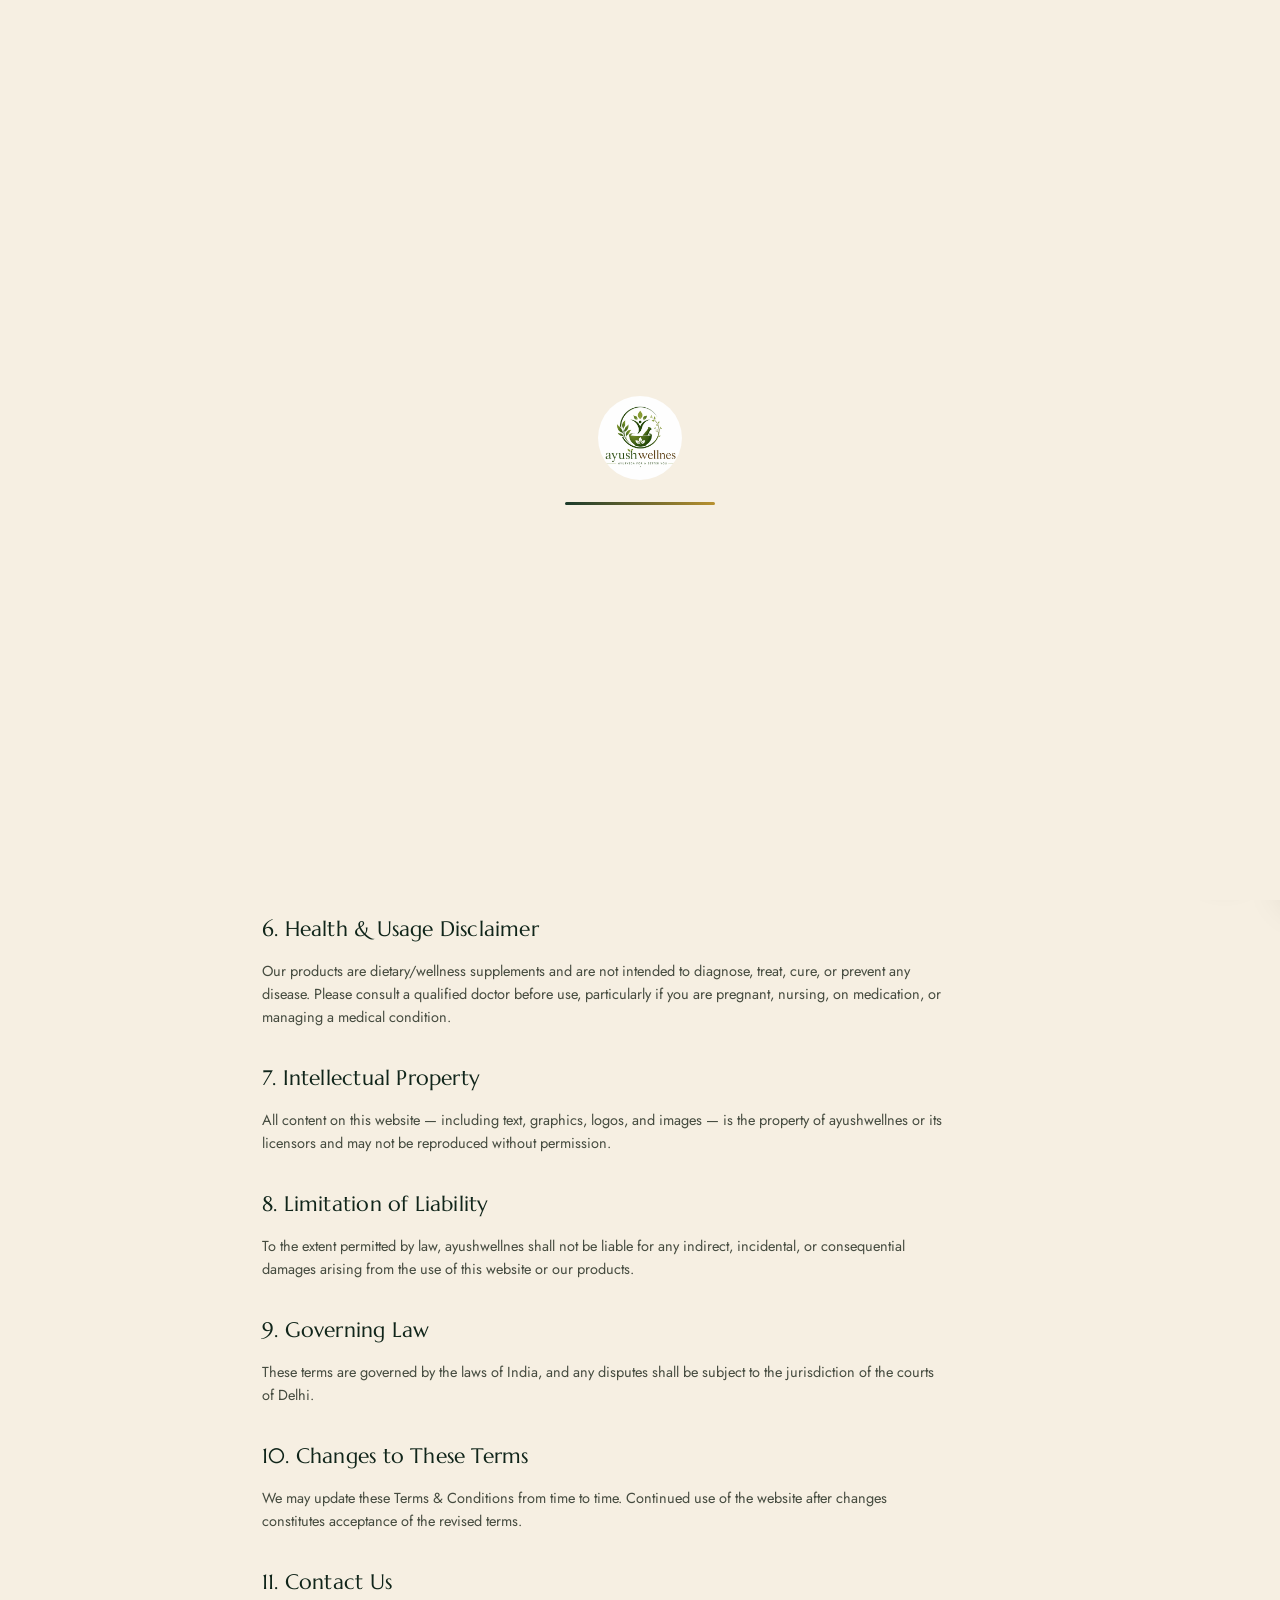
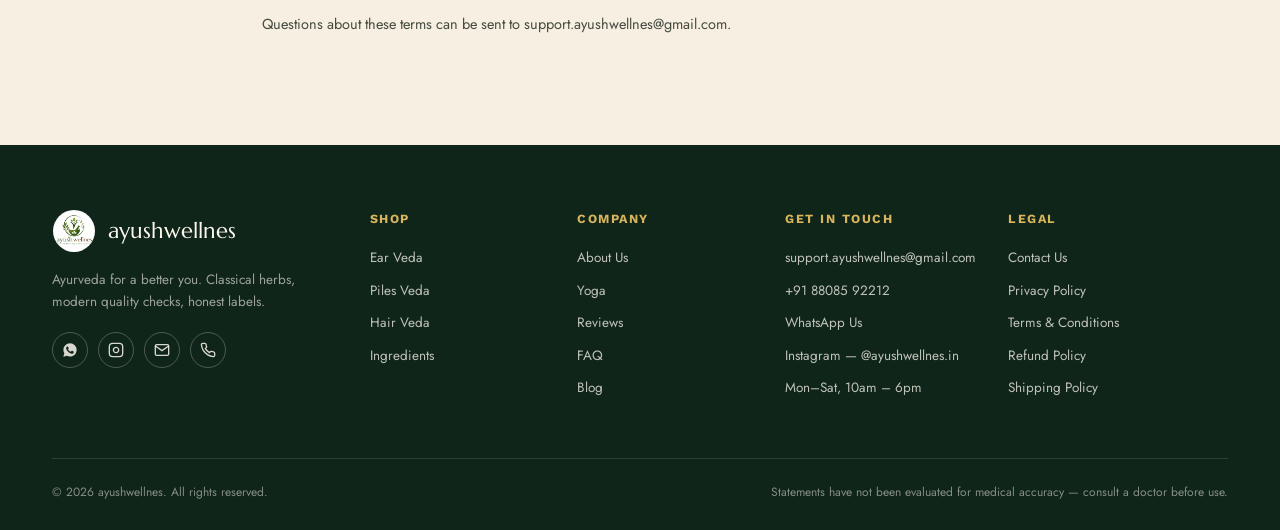
<file: terms.html>
<!DOCTYPE html>

<html lang="en">
<head>
<meta charset="utf-8"/>
<meta content="width=device-width, initial-scale=1.0" name="viewport"/>
<title>Terms &amp; Conditions — ayushwellnes</title>
<meta content="Terms and Conditions for using the ayushwellnes website and purchasing our products." name="description"/>
<link rel="canonical" href="https://ayushwellnes.in/terms.html"/>
<meta content="Terms &amp; Conditions — ayushwellnes" property="og:title"/>
<meta content="Terms and Conditions for using the ayushwellnes website and purchasing our products." property="og:description"/>
<meta content="https://ayushwellnes.in/terms.html" property="og:url"/>
<meta content="website" property="og:type"/>
<meta content="ayushwellnes" property="og:site_name"/>
<meta content="https://ayushwellnes.in/og-image.jpg" property="og:image"/>
<meta content="1200" property="og:image:width"/>
<meta content="630" property="og:image:height"/>
<meta content="summary_large_image" name="twitter:card"/>
<meta content="Terms &amp; Conditions — ayushwellnes" name="twitter:title"/>
<meta content="Terms and Conditions for using the ayushwellnes website and purchasing our products." name="twitter:description"/>
<meta content="https://ayushwellnes.in/og-image.jpg" name="twitter:image"/>
<link rel="icon" type="image/x-icon" href="favicon.ico"/>
<link rel="icon" type="image/png" sizes="16x16" href="favicon-16x16.png"/>
<link rel="icon" type="image/png" sizes="32x32" href="favicon-32x32.png"/>
<link rel="icon" type="image/png" sizes="48x48" href="favicon-48x48.png"/>
<link rel="icon" type="image/png" sizes="96x96" href="favicon-96x96.png"/>
<link rel="icon" type="image/png" sizes="192x192" href="favicon-192x192.png"/>
<link rel="apple-touch-icon" sizes="180x180" href="apple-touch-icon.png"/>
<link href="https://fonts.googleapis.com" rel="preconnect"/>
<link crossorigin="" href="https://fonts.gstatic.com" rel="preconnect"/>
<link href="https://fonts.googleapis.com/css2?family=Marcellus&amp;family=Jost:wght@300;400;500;600;700&amp;family=Work+Sans:wght@400;500;600&amp;display=swap" rel="stylesheet"/>

<link href="style.css" rel="stylesheet"/></head>
<body>
<div class="page-loader" id="pageLoader">
<picture><source srcset="logo.webp" type="image/webp"/><img alt="ayushwellnes" src="logo.jpg"/></picture>
<div class="loader-bar"><div class="loader-fill"></div></div>
</div>
<!-- ===== HEADER ===== -->
<header>
<div class="nav-inner">
<a class="brand" href="index.html">
<picture><source srcset="logo.webp" type="image/webp"/><img alt="ayushwellnes logo" height="44" src="logo.jpg" width="44"/></picture>
<div class="brand-text">
<div class="name">ayushwellnes</div>
<div class="tag" data-i18n="brand_tag">Ayurveda for a better you</div>
</div>
</a>
<nav id="siteNav">
<ul>
<li><a data-i18n="nav_products" href="index.html#products">Products</a></li>
<li><a data-i18n="nav_ingredients" href="index.html#apothecary">Ingredients</a></li>
<li><a data-i18n="nav_about" href="index.html#about">About</a></li>
<li><a data-i18n="nav_yoga" href="index.html#yoga">Yoga</a></li>
<li><a data-i18n="nav_reviews" href="index.html#testimonials">Reviews</a></li>
<li><a data-i18n="nav_faq" href="index.html#faq">FAQ</a></li>
<li><a data-i18n="nav_blog" href="blog.html">Blog</a></li>
<li><a data-i18n="nav_enquiry" href="index.html#enquiry">Enquiry</a></li>
</ul>
</nav>
<div class="nav-right">
<div class="lang-switcher" id="langSwitcher">
<button aria-label="Change language" class="lang-btn" data-i18n-aria="aria_lang_toggle" id="langSwitcherBtn" type="button">
<svg fill="none" height="16" stroke="currentColor" stroke-width="1.8" viewbox="0 0 24 24" width="16"><circle cx="12" cy="12" r="9"></circle><path d="M3 12h18"></path><path d="M12 3c2.5 2.6 3.8 5.7 3.8 9s-1.3 6.4-3.8 9c-2.5-2.6-3.8-5.7-3.8-9s1.3-6.4 3.8-9z"></path></svg>
<span id="langNowLabel">EN</span>
<svg class="lang-caret" fill="none" height="10" stroke="currentColor" stroke-width="2" viewbox="0 0 24 24" width="10"><path d="M6 9l6 6 6-6"></path></svg>
</button>
<div class="lang-menu" id="langMenu">
<button class="lang-option active" data-lang="en" type="button">English</button>
<button class="lang-option" data-lang="hi" type="button">हिंदी</button>
</div>
</div>
<div class="account-switcher" id="accountSwitcher">
<button aria-label="Login / My Account" class="account-btn" data-i18n-aria="aria_account" id="accountBtn" type="button">
<svg fill="none" stroke="currentColor" stroke-width="1.8" viewbox="0 0 24 24"><path d="M20 21v-2a4 4 0 0 0-4-4H8a4 4 0 0 0-4 4v2"></path><circle cx="12" cy="7" r="4"></circle></svg>
</button>
<div class="account-menu" id="accountMenu">
<div class="account-menu-info">
<div class="am-greeting"><span data-i18n="account_greeting">Hi</span> <span id="accountUserName"></span></div>
<div class="am-note" data-i18n="account_menu_orders_note">Signed in on this device</div>
</div>
<button class="account-logout-btn" data-i18n="account_logout_btn" id="accountLogoutBtn" type="button">Logout</button>
</div>
</div>
<button aria-label="Open cart" class="cart-btn" data-i18n-aria="aria_cart_open" id="cartOpenBtn">
<svg fill="none" height="20" stroke="currentColor" stroke-width="1.8" viewbox="0 0 24 24" width="20"><circle cx="9" cy="21" r="1"></circle><circle cx="20" cy="21" r="1"></circle><path d="M1 1h4l2.68 13.39a2 2 0 0 0 2 1.61h9.72a2 2 0 0 0 2-1.61L23 6H6"></path></svg>
        <span data-i18n="cart_label">Cart</span> <span class="cart-count" id="cartCount">0</span>
</button>
<button aria-label="Toggle menu" class="menu-toggle" data-i18n-aria="aria_menu_toggle" id="menuToggle">☰</button>
</div>
</div>
</header>
<!-- ===== LEGAL PAGE CONTENT ===== -->
<section class="section legal-page">
<div class="wrap legal-wrap">
<div class="section-head reveal" style="text-align:left;margin:0 0 8px;max-width:100%;">
<div class="eyebrow">Legal</div>
<h1>Terms &amp; Conditions</h1>
<p class="legal-updated">Last updated: 31 July 2026</p>
</div>
<div class="legal-body reveal">
<h2>1. Acceptance of Terms</h2>
<p>By accessing or using this website, you agree to be bound by these Terms &amp; Conditions. If you do not agree, please do not use this website.</p>

<h2>2. Use of This Website</h2>
<p>You agree to use this website only for lawful purposes and in a way that does not infringe the rights of, or restrict or inhibit the use and enjoyment of, this site by any third party.</p>

<h2>3. Accounts</h2>
<p>Creating an account on this website is optional and stores your details only in your browser's local storage — not on a server. We recommend using a unique password for your account.</p>

<h2>4. Products &amp; Descriptions</h2>
<p>We aim to describe our products as accurately as possible. Product images are for illustration; actual packaging may vary slightly. Prices are listed in Indian Rupees (₹) and are subject to change without prior notice.</p>

<h2>5. Orders &amp; Payment</h2>
<p>Placing an order through this website constitutes an offer to purchase. We reserve the right to accept or decline any order at our discretion, including in cases of pricing errors or stock unavailability.</p>

<h2>6. Health &amp; Usage Disclaimer</h2>
<p>Our products are dietary/wellness supplements and are not intended to diagnose, treat, cure, or prevent any disease. Please consult a qualified doctor before use, particularly if you are pregnant, nursing, on medication, or managing a medical condition.</p>

<h2>7. Intellectual Property</h2>
<p>All content on this website — including text, graphics, logos, and images — is the property of ayushwellnes or its licensors and may not be reproduced without permission.</p>

<h2>8. Limitation of Liability</h2>
<p>To the extent permitted by law, ayushwellnes shall not be liable for any indirect, incidental, or consequential damages arising from the use of this website or our products.</p>

<h2>9. Governing Law</h2>
<p>These terms are governed by the laws of India, and any disputes shall be subject to the jurisdiction of the courts of Delhi.</p>

<h2>10. Changes to These Terms</h2>
<p>We may update these Terms &amp; Conditions from time to time. Continued use of the website after changes constitutes acceptance of the revised terms.</p>

<h2>11. Contact Us</h2>
<p>Questions about these terms can be sent to <a href="mailto:support.ayushwellnes@gmail.com">support.ayushwellnes@gmail.com</a>.</p>
</div>
</div>
</section>
<!-- ===== FOOTER ===== -->
<footer>
<div class="wrap">
<div class="footer-grid">
<div class="footer-brand">
<div class="brand" style="pointer-events:none;">
<picture><source srcset="logo.webp" type="image/webp"/><img alt="ayushwellnes logo" height="44" loading="lazy" src="logo.jpg" style="height:44px;width:44px;border-radius:50%;object-fit:cover;" width="44"/></picture>
<div class="brand-text"><div class="name">ayushwellnes</div></div>
</div>
<p data-i18n="footer_tagline">Ayurveda for a better you. Classical herbs, modern quality checks, honest labels.</p>
<div class="footer-social">
<a aria-label="WhatsApp" data-i18n-aria="aria_whatsapp" href="https://wa.me/918808592212" rel="noopener" target="_blank"><svg fill="currentColor" height="16" viewbox="0 0 24 24" width="16"><path d="M12.04 2C6.58 2 2.13 6.45 2.13 11.91c0 1.79.47 3.51 1.36 5.03L2.05 22l5.2-1.36a9.86 9.86 0 0 0 4.79 1.22h.01c5.46 0 9.9-4.45 9.9-9.9C21.96 6.45 17.5 2 12.04 2zm5.8 14.14c-.24.68-1.19 1.24-1.95 1.4-.52.11-1.2.2-3.49-.75-2.93-1.21-4.82-4.19-4.97-4.39-.14-.19-1.19-1.58-1.19-3.02 0-1.43.75-2.13 1.02-2.42.24-.27.53-.33.71-.33.18 0 .35 0 .5.01.16.01.38-.06.6.46.24.55.8 1.9.87 2.04.07.14.11.31.02.5-.09.19-.14.31-.28.47-.14.16-.29.36-.42.48-.14.13-.28.28-.12.55.16.27.72 1.19 1.55 1.93 1.06.95 1.96 1.24 2.23 1.38.27.14.43.12.59-.07.16-.2.68-.79.86-1.06.18-.27.36-.23.6-.14.24.09 1.55.73 1.81.86.27.14.45.2.51.31.07.11.07.63-.17 1.31z"></path></svg></a>
<a aria-label="Instagram" href="https://instagram.com/ayushwellnes.in" rel="noopener" target="_blank"><svg fill="none" height="16" stroke="currentColor" stroke-width="2" viewbox="0 0 24 24" width="16"><rect height="20" rx="5" ry="5" width="20" x="2" y="2"></rect><path d="M16 11.37A4 4 0 1 1 12.63 8 4 4 0 0 1 16 11.37z"></path><line x1="17.5" x2="17.51" y1="6.5" y2="6.5"></line></svg></a>
<a aria-label="Email" href="mailto:support.ayushwellnes@gmail.com"><svg fill="none" height="16" stroke="currentColor" stroke-width="2" viewbox="0 0 24 24" width="16"><path d="M22 6l-10 7L2 6"></path><rect height="16" rx="2" width="20" x="2" y="4"></rect></svg></a>
<a aria-label="Call" href="tel:+918808592212"><svg fill="none" height="16" stroke="currentColor" stroke-width="2" viewbox="0 0 24 24" width="16"><path d="M22 16.92v3a2 2 0 0 1-2.18 2 19.79 19.79 0 0 1-8.63-3.07 19.5 19.5 0 0 1-6-6 19.79 19.79 0 0 1-3.07-8.67A2 2 0 0 1 4.11 2h3a2 2 0 0 1 2 1.72c.127.96.361 1.903.7 2.81a2 2 0 0 1-.45 2.11L8.09 9.91a16 16 0 0 0 6 6l1.27-1.27a2 2 0 0 1 2.11-.45c.907.339 1.85.573 2.81.7A2 2 0 0 1 22 16.92z"></path></svg></a>
</div>
</div>
<div>
<h5 data-i18n="footer_shop_h5">Shop</h5>
<ul>
<li><a data-i18n="footer_earveda_link" href="ear-veda.html">Ear Veda</a></li>
<li><a data-i18n="footer_pilesveda_link" href="piles-veda.html">Piles Veda</a></li>
<li><a data-i18n="footer_hairveda_link" href="hair-veda.html">Hair Veda</a></li>
<li><a data-i18n="footer_ingredients_link" href="index.html#apothecary">Ingredients</a></li>
</ul>
</div>
<div>
<h5 data-i18n="footer_company_h5">Company</h5>
<ul>
<li><a data-i18n="footer_about_link" href="index.html#about">About Us</a></li>
<li><a data-i18n="nav_yoga" href="index.html#yoga">Yoga</a></li>
<li><a data-i18n="footer_reviews_link" href="index.html#testimonials">Reviews</a></li>
<li><a data-i18n="footer_faq_link" href="index.html#faq">FAQ</a></li>
<li><a data-i18n="footer_blog_link" href="blog.html">Blog</a></li>
</ul>
</div>
<div>
<h5 data-i18n="footer_contact_h5">Get in Touch</h5>
<ul>
<li><a href="mailto:support.ayushwellnes@gmail.com">support.ayushwellnes@gmail.com</a></li>
<li><a href="tel:+918808592212">+91 88085 92212</a></li>
<li><a data-i18n="footer_whatsapp_link" href="https://wa.me/918808592212" rel="noopener" target="_blank">WhatsApp Us</a></li>
<li><a data-i18n="footer_instagram_link" href="https://instagram.com/ayushwellnes.in" rel="noopener" target="_blank">Instagram — @ayushwellnes.in</a></li>
<li data-i18n="footer_hours">Mon–Sat, 10am – 6pm</li>
</ul>
</div>
<div>
<h5 data-i18n="footer_legal_h5">Legal</h5>
<ul>
<li><a data-i18n="footer_contact_link" href="contact.html">Contact Us</a></li>
<li><a data-i18n="footer_privacy_link" href="privacy.html">Privacy Policy</a></li>
<li><a data-i18n="footer_terms_link" href="terms.html">Terms &amp; Conditions</a></li>
<li><a data-i18n="footer_refund_link" href="refund.html">Refund Policy</a></li>
<li><a data-i18n="footer_shipping_link" href="shipping.html">Shipping Policy</a></li>
</ul>
</div>
</div>
<div class="footer-bottom">
<span data-i18n="footer_copyright">© 2026 ayushwellnes. All rights reserved.</span>
<span data-i18n="footer_disclaimer">Statements have not been evaluated for medical accuracy — consult a doctor before use.</span>
</div>
</div>
</footer>
<!-- ===== CART DRAWER ===== -->
<div class="overlay" id="overlay"></div>
<div class="cart-drawer" id="cartDrawer">
<div class="cart-head">
<h3 data-i18n="cart_title">Your Cart</h3>
<button class="cart-close" id="cartCloseBtn">×</button>
</div>
<div class="cart-items" id="cartItems"></div>
<div class="cart-foot">
<div class="cart-total"><span data-i18n="cart_total_label">Total</span><span id="cartTotal">₹0</span></div>
<button class="btn btn-primary" data-i18n="cart_checkout_btn" id="checkoutBtn">Checkout</button>
</div>
</div>
<!-- ===== CHECKOUT MODAL ===== -->
<div class="modal-overlay" id="checkoutModal">
<div class="modal" id="modalBox">
<button class="modal-close" id="modalCloseBtn">×</button>
<div id="modalFormWrap">
<h3 data-i18n="checkout_title">Complete your order</h3>
<p class="mnote" data-i18n="checkout_note">Placing an order opens WhatsApp with your order details so our team can confirm it and share payment options with you.</p>
<form id="checkoutForm">
<label data-i18n="form_name_label" for="cName">Full Name</label>
<input id="cName" required="" type="text"/>
<label data-i18n="form_phone_label" for="cPhone">Phone Number</label>
<input id="cPhone" required="" type="tel"/>
<label data-i18n="checkout_address_label" for="cAddr">Delivery Address</label>
<textarea id="cAddr" required="" rows="3"></textarea>
<button class="btn btn-primary" type="submit"><span data-i18n="checkout_placeorder_prefix">Place Order — </span><span id="modalTotal">₹0</span></button>
</form>
</div>
<div id="modalSuccessWrap" style="display:none;">
<div class="success-box">
<svg class="ic" fill="none" stroke="currentColor" stroke-width="1.6" viewbox="0 0 24 24"><circle cx="12" cy="12" r="10"></circle><path d="M8 12l2.5 2.5L16 9"></path></svg>
<h3 data-i18n="checkout_success_h3">Order received!</h3>
<p class="mnote" data-i18n="checkout_success_note">Thank you — your order details have been sent to us on WhatsApp. Our team will confirm delivery and payment shortly.</p>
<button class="btn btn-outline" data-i18n="checkout_continue_btn" id="modalDoneBtn" style="width:100%;justify-content:center;">Continue Shopping</button>
</div>
</div>
</div>
</div>
<!-- ===== LOGIN / SIGNUP MODAL ===== -->
<div class="modal-overlay" id="authModal">
<div class="modal auth-modal" id="authModalBox">
<button class="modal-close" id="authModalCloseBtn" type="button">×</button>
<div class="auth-tabs">
<button class="auth-tab active" data-i18n="login_tab" data-tab="login" id="authTabLogin" type="button">Login</button>
<button class="auth-tab" data-i18n="signup_tab" data-tab="signup" id="authTabSignup" type="button">Sign Up</button>
</div>
<form class="auth-form" id="loginForm">
<label data-i18n="login_phone_label" for="loginPhone">Phone Number</label>
<input id="loginPhone" required type="tel"/>
<label data-i18n="login_password_label" for="loginPassword">Password</label>
<input id="loginPassword" required type="password"/>
<p class="auth-error" id="loginError" style="display:none;"></p>
<button class="btn btn-primary" data-i18n="login_submit_btn" style="width:100%;justify-content:center;" type="submit">Login</button>
<p class="auth-switch"><span data-i18n="login_switch_prompt">New here?</span> <a data-i18n="login_switch_link" href="#" id="goToSignup">Create an account</a></p>
</form>
<form class="auth-form" id="signupForm" style="display:none;">
<label data-i18n="signup_name_label" for="signupName">Full Name</label>
<input id="signupName" required type="text"/>
<label data-i18n="login_phone_label" for="signupPhone">Phone Number</label>
<input id="signupPhone" required type="tel"/>
<label data-i18n="signup_email_label" for="signupEmail">Email (optional)</label>
<input id="signupEmail" type="email"/>
<label data-i18n="login_password_label" for="signupPassword">Password</label>
<input id="signupPassword" required type="password"/>
<p class="auth-error" id="signupError" style="display:none;"></p>
<button class="btn btn-primary" data-i18n="signup_submit_btn" style="width:100%;justify-content:center;" type="submit">Create Account</button>
<p class="auth-switch"><span data-i18n="signup_switch_prompt">Already have an account?</span> <a data-i18n="signup_switch_link" href="#" id="goToLogin">Login</a></p>
</form>
<p class="auth-note" data-i18n="login_note">For your security, please use a password you don't use elsewhere.</p>
</div>
</div>
<div class="float-stack">
<button aria-label="Back to top" class="float-btn back-to-top" data-i18n-aria="aria_back_to_top" id="backToTopBtn" type="button">
<svg fill="none" stroke="currentColor" stroke-width="2.2" viewbox="0 0 24 24"><path d="M12 19V5M5 12l7-7 7 7"></path></svg>
</button>
<a aria-label="Call us" class="float-btn call-float" data-i18n-aria="aria_call" href="tel:+918808592212">
<svg fill="none" stroke="currentColor" stroke-width="2" viewbox="0 0 24 24"><path d="M22 16.92v3a2 2 0 0 1-2.18 2 19.79 19.79 0 0 1-8.63-3.07 19.5 19.5 0 0 1-6-6 19.79 19.79 0 0 1-3.07-8.67A2 2 0 0 1 4.11 2h3a2 2 0 0 1 2 1.72c.127.96.361 1.903.7 2.81a2 2 0 0 1-.45 2.11L8.09 9.91a16 16 0 0 0 6 6l1.27-1.27a2 2 0 0 1 2.11-.45c.907.339 1.85.573 2.81.7A2 2 0 0 1 22 16.92z"></path></svg>
</a>
<a aria-label="Chat on WhatsApp" class="float-btn whatsapp-float" data-i18n-aria="aria_whatsapp" href="https://wa.me/918808592212?text=Hi%2C%20I%27m%20interested%20in%20ayushwellnes%20products" rel="noopener" target="_blank">
<svg viewbox="0 0 24 24"><path d="M12.04 2C6.58 2 2.13 6.45 2.13 11.91c0 1.79.47 3.51 1.36 5.03L2.05 22l5.2-1.36a9.86 9.86 0 0 0 4.79 1.22h.01c5.46 0 9.9-4.45 9.9-9.9C21.96 6.45 17.5 2 12.04 2zm5.8 14.14c-.24.68-1.19 1.24-1.95 1.4-.52.11-1.2.2-3.49-.75-2.93-1.21-4.82-4.19-4.97-4.39-.14-.19-1.19-1.58-1.19-3.02 0-1.43.75-2.13 1.02-2.42.24-.27.53-.33.71-.33.18 0 .35 0 .5.01.16.01.38-.06.6.46.24.55.8 1.9.87 2.04.07.14.11.31.02.5-.09.19-.14.31-.28.47-.14.16-.29.36-.42.48-.14.13-.28.28-.12.55.16.27.72 1.19 1.55 1.93 1.06.95 1.96 1.24 2.23 1.38.27.14.43.12.59-.07.16-.2.68-.79.86-1.06.18-.27.36-.23.6-.14.24.09 1.55.73 1.81.86.27.14.45.2.51.31.07.11.07.63-.17 1.31z"></path></svg>
</a>
</div>
<div class="toast" id="toast">
<svg fill="none" height="16" stroke="currentColor" stroke-width="2.5" viewbox="0 0 24 24" width="16"><path d="M20 6L9 17l-5-5"></path></svg>
<span data-i18n="toast_default" id="toastText">Added to cart</span>
</div>

<script src="i18n.js"></script>
<script src="script.js"></script></body>
</html>
</file>
<file: style.css>
:root{
    --cream: #F6EFE2;
    --cream-deep: #EDE3CE;
    --forest: #1B3A2B;
    --forest-deep: #10251A;
    --gold: #B8912F;
    --gold-light: #D8B45C;
    --brown: #6B4226;
    --ink: #23291F;
    --off-white: #FBF7ED;
    --line: rgba(27,58,43,0.14);
    --shadow: 0 20px 50px rgba(16,37,26,0.15);
    --radius: 2px;
  }

  /* ---------- Page loader ---------- */
  .page-loader{
    position:fixed; inset:0; z-index:9999; background:var(--cream);
    display:flex; flex-direction:column; align-items:center; justify-content:center; gap:22px;
    transition:opacity .5s ease, visibility .5s ease;
  }
  .page-loader picture, .page-loader img{width:84px; height:84px; border-radius:50%; object-fit:cover;}
  .page-loader img{animation:loaderPulse 1.4s ease-in-out infinite;}
  .page-loader.hide{opacity:0; visibility:hidden; pointer-events:none;}
  .loader-bar{width:150px; height:3px; background:rgba(27,58,43,0.12); border-radius:2px; overflow:hidden;}
  .loader-fill{width:0%; height:100%; background:linear-gradient(90deg, var(--forest), var(--gold)); animation:loaderFill 1.8s ease forwards;}
  @keyframes loaderPulse{0%,100%{transform:scale(1); opacity:1;} 50%{transform:scale(1.06); opacity:0.85;}}
  @keyframes loaderFill{from{width:0%;} to{width:100%;}}
  *{box-sizing:border-box;margin:0;padding:0;}
  html{scroll-behavior:smooth;}
  body{
    font-family:'Jost', sans-serif;
    background:var(--cream);
    color:var(--ink);
    line-height:1.6;
    -webkit-font-smoothing:antialiased;
    overflow-x:hidden;
  }
  h1,h2,h3,h4{font-family:'Marcellus', serif; font-weight:400; letter-spacing:0.01em;}
  a{color:inherit; text-decoration:none;}
  img{max-width:100%; display:block;}
  .wrap{max-width:1240px; margin:0 auto; padding:0 32px;}
  .eyebrow{
    font-family:'Work Sans', sans-serif;
    text-transform:uppercase;
    letter-spacing:0.22em;
    font-size:12px;
    color:var(--gold);
    font-weight:600;
    display:flex;
    align-items:center;
    gap:12px;
  }
  .eyebrow::before{content:"";width:28px;height:1px;background:var(--gold);}
  button{font-family:'Work Sans',sans-serif; cursor:pointer; border:none;}

  /* ---------- Botanical divider (signature element) ---------- */
  .leaf-divider{
    display:flex; align-items:center; justify-content:center; gap:18px;
    margin:0 auto 22px; padding:0;
  }
  .leaf-divider.left{justify-content:flex-start; margin:0 0 20px;}
  .leaf-divider svg{width:46px;height:18px;opacity:0.85;}
  .leaf-divider .rule{width:80px;height:1px;background:linear-gradient(90deg, transparent, var(--gold), transparent);}

  /* ---------- Header ---------- */
  header{
    position:sticky; top:0; z-index:1000;
    background:rgba(246,239,226,0.92);
    backdrop-filter:blur(10px);
    border-bottom:1px solid var(--line);
    transition:background 0.3s ease, transform 0.35s ease, box-shadow .3s ease;
  }
  header.hide-nav{transform:translateY(-100%);}
  header.scrolled{background:rgba(255,255,255,0.96);}
  .nav-inner{
    display:flex; align-items:center; justify-content:space-between;
    padding:14px 32px; max-width:1240px; margin:0 auto;
  }
  .brand{display:flex; align-items:center; gap:12px;}
  .brand img{height:44px; width:44px; border-radius:50%; object-fit:cover; border:1px solid var(--line);}
  .brand-text .name{font-family:'Marcellus',serif; font-size:22px; color:var(--forest); line-height:1;}
  .brand-text .tag{font-size:10px; letter-spacing:0.15em; text-transform:uppercase; color:var(--brown); font-family:'Work Sans',sans-serif;}
  nav ul{list-style:none; display:flex; gap:36px;}
  nav a{font-size:14px; font-weight:500; color:var(--ink); position:relative; padding-bottom:4px;}
  nav a::after{content:"";position:absolute;left:0;bottom:0;width:0;height:1px;background:var(--forest);transition:width .25s ease;}
  nav a:hover::after{width:100%;}
  nav a.active{color:var(--forest);}
  nav a.active::after{width:100%;}
  .nav-right{display:flex; align-items:center; gap:22px;}
  .cart-btn{
    position:relative; background:none; display:flex; align-items:center; gap:8px;
    color:var(--forest); font-size:14px; font-weight:600;
  }
  .cart-count{
    background:var(--forest); color:var(--off-white); font-size:11px; font-weight:700;
    border-radius:50%; width:18px; height:18px; display:flex; align-items:center; justify-content:center;
  }
  .menu-toggle{display:none; background:none; font-size:26px; color:var(--forest);}

  /* ---------- Language switcher ---------- */
  .lang-switcher{position:relative;}
  .lang-btn{
    display:flex; align-items:center; gap:6px;
    background:none; border:1px solid var(--line); border-radius:var(--radius);
    padding:7px 10px; color:var(--forest); font-size:12px; font-weight:600;
    letter-spacing:0.04em; font-family:'Work Sans',sans-serif;
    transition:border-color .2s ease, background .2s ease;
  }
  .lang-btn:hover{border-color:var(--gold);}
  .lang-caret{opacity:0.55; transition:transform .2s ease;}
  .lang-switcher.open .lang-caret{transform:rotate(180deg);}
  .lang-menu{
    position:absolute; top:calc(100% + 8px); right:0;
    background:var(--off-white); border:1px solid var(--line); border-radius:var(--radius);
    box-shadow:var(--shadow); min-width:132px; padding:6px;
    display:flex; flex-direction:column; gap:2px;
    opacity:0; visibility:hidden; transform:translateY(-6px);
    transition:opacity .18s ease, transform .18s ease, visibility .18s ease;
    z-index:1200;
  }
  .lang-switcher.open .lang-menu{opacity:1; visibility:visible; transform:translateY(0);}
  .lang-option{
    background:none; text-align:left; width:100%; padding:8px 10px; font-size:13px;
    color:var(--ink); border-radius:var(--radius); font-family:'Work Sans',sans-serif;
    transition:background .15s ease;
  }
  .lang-option:hover{background:var(--cream-deep);}
  .lang-option.active{color:var(--forest); font-weight:600; background:var(--cream-deep);}

  /* ---------- Account switcher ---------- */
  .account-switcher{position:relative;}
  .account-btn{
    width:36px; height:36px; border-radius:50%; border:1px solid var(--line); background:none;
    display:flex; align-items:center; justify-content:center; color:var(--forest);
    transition:border-color .2s ease, background .2s ease;
  }
  .account-btn svg{width:18px; height:18px;}
  .account-btn:hover{border-color:var(--gold); background:var(--cream-deep);}
  .account-switcher.logged-in .account-btn{background:var(--forest); border-color:var(--forest); color:var(--off-white); font-family:'Marcellus',serif; font-size:14px;}
  .account-menu{
    position:absolute; top:calc(100% + 8px); right:0;
    background:var(--off-white); border:1px solid var(--line); border-radius:var(--radius);
    box-shadow:var(--shadow); min-width:220px; padding:16px;
    opacity:0; visibility:hidden; transform:translateY(-6px);
    transition:opacity .18s ease, transform .18s ease, visibility .18s ease;
    z-index:1200;
  }
  .account-switcher.open .account-menu{opacity:1; visibility:visible; transform:translateY(0);}
  .am-greeting{font-family:'Marcellus',serif; font-size:15px; color:var(--forest-deep); margin-bottom:2px;}
  .am-note{font-size:11.5px; color:#8a8f80; margin-bottom:14px;}
  .account-logout-btn{
    width:100%; text-align:center; padding:9px; font-size:12.5px; font-weight:600; letter-spacing:0.03em;
    border:1px solid var(--line); border-radius:3px; color:var(--forest-deep); transition:background .2s ease;
  }
  .account-logout-btn:hover{background:var(--cream-deep);}

  /* ---------- Auth (login/signup) modal ---------- */
  .auth-tabs{display:flex; gap:8px; margin-bottom:22px; border-bottom:1px solid var(--line);}
  .auth-tab{padding:10px 6px; font-size:13.5px; font-weight:600; color:#8a8f80; border-bottom:2px solid transparent; margin-bottom:-1px; transition:color .2s ease, border-color .2s ease;}
  .auth-tab.active{color:var(--forest-deep); border-color:var(--gold);}
  .auth-form label{font-size:12px; text-transform:uppercase; letter-spacing:0.05em; color:var(--brown); font-weight:600; display:block; margin-bottom:6px; margin-top:14px;}
  .auth-form label:first-child{margin-top:0;}
  .auth-form input{
    width:100%; padding:11px 12px; border:1px solid var(--line); border-radius:3px; font-size:14px;
    font-family:'Work Sans',sans-serif; background:var(--cream);
  }
  .auth-form input:focus{outline:none; border-color:var(--gold);}
  .auth-form .btn{margin-top:20px;}
  .auth-error{font-size:12.5px; color:#b23b3b; margin-top:10px;}
  .auth-switch{font-size:12.5px; color:#5a6152; text-align:center; margin-top:16px;}
  .auth-switch a{color:var(--gold); font-weight:600;}
  .auth-note{font-size:11.5px; color:#9a9488; text-align:center; margin-top:20px; padding-top:16px; border-top:1px solid var(--line);}

  /* ---------- Hero ---------- */
  .hero{
    position:relative;
    padding:72px 0 60px;
    background:
      radial-gradient(circle at 85% 8%, rgba(184,145,47,0.16), transparent 42%),
      radial-gradient(circle at 8% 92%, rgba(27,58,43,0.10), transparent 46%),
      linear-gradient(180deg, var(--cream) 0%, var(--cream) 70%, var(--cream-deep) 100%);
    overflow:hidden;
  }
  .hero::before{
    content:"";
    position:absolute; inset:0; pointer-events:none; opacity:0.5;
    background-image:radial-gradient(rgba(27,58,43,0.06) 1px, transparent 1px);
    background-size:22px 22px;
    mask-image:radial-gradient(ellipse at 75% 15%, black, transparent 60%);
    -webkit-mask-image:radial-gradient(ellipse at 75% 15%, black, transparent 60%);
  }
  .hero-grid{
    display:grid; grid-template-columns:1.05fr 0.95fr; gap:56px; align-items:center;
  }
  /* Signature entrance — the hero copy rises in sequence, the image follows a beat behind */
  @keyframes heroRise{ from{opacity:0; transform:translateY(20px);} to{opacity:1; transform:translateY(0);} }
  .hero-copy > *{opacity:0; animation:heroRise .85s cubic-bezier(.2,.7,.2,1) forwards;}
  .hero-copy > .eyebrow{animation-delay:.05s;}
  .hero-copy > h1{animation-delay:.16s;}
  .hero-copy > .lede{animation-delay:.32s;}
  .hero-copy > .hero-cta{animation-delay:.46s;}
  .hero-copy > .hero-trust{animation-delay:.58s;}
  .hero-visual{opacity:0; animation:heroRise 1.05s cubic-bezier(.2,.7,.2,1) .3s forwards;}
  .hero h1{
    font-size:clamp(40px, 5.2vw, 68px);
    color:var(--forest-deep);
    line-height:1.05;
    margin:18px 0 22px;
  }
  .hero h1 em{font-style:normal; color:var(--gold);}
  .hero p.lede{
    font-size:17px; color:#3c4436; max-width:460px; margin-bottom:32px;
  }
  .hero-cta{display:flex; gap:16px; flex-wrap:wrap; margin-bottom:36px;}
  .btn{
    padding:15px 30px; font-size:13px; font-weight:600; letter-spacing:0.06em;
    text-transform:uppercase; border-radius:var(--radius); transition:all .25s ease;
    display:inline-flex; align-items:center; gap:10px;
  }
  .btn-primary{background:linear-gradient(135deg, var(--forest) 0%, var(--forest-deep) 100%); color:var(--off-white); box-shadow:0 6px 16px rgba(16,37,26,0.2);}
  .btn-primary:hover{filter:brightness(1.15); transform:translateY(-2px);}
  .btn-outline{background:transparent; color:var(--forest); border:1px solid var(--forest);}
  .btn-outline:hover{background:var(--forest); color:var(--off-white);}
  .btn-gold{background:var(--gold); color:var(--forest-deep);}
  .btn-gold:hover{background:var(--gold-light);}

  .hero-trust{display:flex; gap:28px; flex-wrap:wrap;}
  .hero-trust div{font-size:12px; color:var(--brown); display:flex; align-items:center; gap:8px; font-weight:500;}
  .hero-trust svg{width:16px;height:16px;flex-shrink:0;}

  .hero-visual{position:relative;}
  .hero-visual .stack{
    position:relative; border-radius:6px; overflow:hidden;
    box-shadow:var(--shadow);
    animation:heroFloat 4.5s ease-in-out infinite; animation-delay:1.3s;
  }
  @keyframes heroFloat{0%,100%{transform:translateY(0);} 50%{transform:translateY(-14px);}}
  .hero-visual img, .hero-visual video{width:100%; height:auto; display:block; object-fit:contain;}
  .hero-badge{
    position:absolute; bottom:-18px; left:-18px; background:var(--forest);
    color:var(--off-white); padding:13px 16px; border-radius:4px; box-shadow:var(--shadow);
    max-width:170px;
  }
  .hero-badge .num{font-family:'Marcellus',serif; font-size:20px; color:var(--gold-light);}
  .hero-badge .lbl{font-size:10px; letter-spacing:0.05em; text-transform:uppercase; opacity:0.85;}

  /* ---------- Hero trust band ---------- */
  .hero-band{background:var(--cream-deep); border-top:1px solid var(--line); border-bottom:1px solid var(--line);}
  .hero-band-inner{
    display:flex; justify-content:center; align-items:center; flex-wrap:wrap;
    gap:14px 44px; padding:18px 32px;
  }
  .hero-band-item{
    display:flex; align-items:center; gap:10px; font-size:13px; font-weight:600;
    color:var(--forest-deep); letter-spacing:0.02em;
  }
  .hb-ic{font-size:17px; line-height:1;}

  /* ---------- Marquee strip ---------- */
  .strip{
    background:var(--forest); color:var(--off-white); padding:13px 0; overflow:hidden;
    white-space:nowrap; border-top:1px solid rgba(255,255,255,0.08); border-bottom:1px solid rgba(255,255,255,0.08);
  }
  .strip-track{display:inline-flex; gap:60px; animation:scroll-left 32s linear infinite;}
  .strip-track span{font-size:12px; letter-spacing:0.18em; text-transform:uppercase; font-weight:500; display:inline-flex; align-items:center; gap:60px;}
  .strip-track span::after{content:"✦"; color:var(--gold-light); margin-left:60px;}
  @keyframes scroll-left{from{transform:translateX(0);} to{transform:translateX(-50%);}}

  /* ---------- Section headers ---------- */
  .section{padding:96px 0;}
  .section-head{text-align:center; max-width:640px; margin:0 auto 60px;}
  .section-head h2{font-size:clamp(30px,3.6vw,46px); color:var(--forest-deep); margin:16px 0 14px;}
  .section-head p{color:#5a6152; font-size:15.5px;}

  /* ---------- Products ---------- */
  .products{background:var(--cream-deep);}
  .product-grid{display:grid; grid-template-columns:1fr 1fr; gap:36px;}
  .product-card{
    background:var(--off-white); border-radius:6px; overflow:hidden; box-shadow:var(--shadow);
    display:flex; flex-direction:column; transition:transform .35s ease, box-shadow .35s ease;
  }
  .product-card:hover{transform:translateY(-8px); box-shadow:0 30px 60px rgba(16,37,26,0.22);}
  .product-media{position:relative; background:linear-gradient(160deg,#EFE7D3,#E3D8BC); padding:30px; overflow:hidden;}
  .product-media img{width:100%; height:340px; object-fit:contain; transition:transform .5s ease;}
  .product-card:hover .product-media img{transform:scale(1.07);}
  .product-tag{
    position:absolute; top:20px; left:20px; background:var(--gold); color:var(--forest-deep);
    font-size:10.5px; font-weight:700; letter-spacing:0.08em; text-transform:uppercase; padding:6px 12px; border-radius:2px;
  }
  .product-body{padding:30px 32px 34px; flex:1; display:flex; flex-direction:column;}
  .product-body h3{font-size:28px; color:var(--forest-deep);}
  .product-body .sub{font-size:12px; letter-spacing:0.14em; text-transform:uppercase; color:var(--brown); margin:6px 0 10px; font-weight:600;}
  .rating-row{display:flex; align-items:center; gap:8px; margin-bottom:14px;}
  .rating-row .stars-sm{color:var(--gold); font-size:14px; letter-spacing:1px;}
  .rating-row .rating-num{font-size:13px; font-weight:700; color:var(--forest-deep);}
  .rating-row .rating-count{font-size:12px; color:#8a8f80;}
  .product-body p.desc{color:#54594c; font-size:14.5px; margin-bottom:18px;}
  .benefit-list{list-style:none; margin-bottom:22px;}
  .benefit-list li{
    display:flex; align-items:flex-start; gap:10px; font-size:13.5px; color:#3c4436;
    padding:7px 0; border-bottom:1px dashed var(--line);
  }
  .benefit-list li:last-child{border-bottom:none;}
  .benefit-list svg{width:14px;height:14px; margin-top:3px; flex-shrink:0; color:var(--forest);}
  .price-row{
    display:flex; align-items:center; justify-content:space-between; margin-top:auto;
    padding-top:18px; border-top:1px solid var(--line);
  }
  .price{display:flex; align-items:baseline; gap:10px;}
  .price .amt{font-family:'Marcellus',serif; font-size:30px; color:var(--forest-deep);}
  .price .mrp{font-size:13px; color:#9a9488; text-decoration:line-through;}
  .price .save{font-size:11px; background:rgba(184,145,47,0.15); color:var(--gold); padding:3px 8px; border-radius:2px; font-weight:700;}
  .product-actions{display:flex; gap:10px; margin-top:16px;}
  .add-btn{
    background:linear-gradient(135deg, var(--forest) 0%, var(--forest-deep) 100%); color:var(--off-white); padding:12px 22px; font-size:12.5px;
    font-weight:600; letter-spacing:0.05em; text-transform:uppercase; border-radius:3px;
    display:flex; align-items:center; justify-content:center; gap:8px; flex:1;
    transition:filter .2s ease, transform .2s ease; box-shadow:0 6px 16px rgba(16,37,26,0.22);
  }
  .add-btn:hover{filter:brightness(1.12); transform:translateY(-2px);}
  .view-details-btn{
    background:none; border:1.5px solid var(--forest); color:var(--forest-deep); padding:12px 20px;
    font-size:12.5px; font-weight:600; letter-spacing:0.05em; text-transform:uppercase; border-radius:3px;
    flex:1; transition:background .2s ease, color .2s ease;
    display:flex; align-items:center; justify-content:center; text-align:center;
  }
  .view-details-btn:hover{background:var(--forest); color:var(--off-white);}

  /* ---------- Ingredients / apothecary ---------- */
  .apothecary{background:var(--forest); color:var(--off-white); position:relative;}
  .apothecary .section-head h2{color:var(--off-white);}
  .apothecary .section-head p{color:rgba(251,247,237,0.72);}
  .apothecary .eyebrow{color:var(--gold-light);}
  .apothecary .eyebrow::before{background:var(--gold-light);}
  .herb-carousel{position:relative;}
  .herb-track{
    display:flex; gap:18px; overflow-x:auto; scroll-behavior:smooth; scroll-snap-type:x mandatory;
    padding:6px 4px 18px; -ms-overflow-style:none; scrollbar-width:none;
  }
  .herb-track::-webkit-scrollbar{display:none;}
  .herb-card{
    scroll-snap-align:start; flex:0 0 168px; background:var(--forest-deep);
    border:1px solid rgba(255,255,255,0.14); border-radius:8px; padding:30px 16px; text-align:center;
    transition:transform .25s ease, border-color .25s ease;
  }
  .herb-card:hover{transform:translateY(-5px); border-color:var(--gold-light);}
  .herb-card .glyph{
    width:56px; height:56px; margin:0 auto 14px; border-radius:50%;
    background:radial-gradient(circle at 30% 30%, rgba(216,180,92,0.28), rgba(216,180,92,0.06));
    display:flex; align-items:center; justify-content:center; font-size:26px;
  }
  .herb-card .n{font-family:'Marcellus',serif; font-size:15px; color:var(--gold-light);}
  .herb-arrow{
    position:absolute; top:44%; transform:translateY(-50%); width:44px; height:44px; border-radius:50%;
    background:var(--off-white); color:var(--forest); display:flex; align-items:center; justify-content:center;
    box-shadow:var(--shadow); z-index:5; transition:background .2s ease; flex-shrink:0;
  }
  .herb-arrow svg{width:18px;height:18px;}
  .herb-arrow:hover{background:var(--gold-light);}
  .herb-arrow.prev{left:-10px;}
  .herb-arrow.next{right:-10px;}
  @media (max-width:640px){ .herb-arrow{display:none;} }

  /* ---------- Numbers / stats band ---------- */
  .stats-band{
    background:linear-gradient(120deg, var(--forest-deep), var(--forest)); padding:52px 0; position:relative; overflow:hidden;
  }
  .stats-band::before{
    content:""; position:absolute; inset:0;
    background:radial-gradient(circle at 90% 20%, rgba(184,145,47,0.18), transparent 45%);
  }
  .stats-grid{position:relative; display:grid; grid-template-columns:repeat(4,1fr); gap:24px; text-align:center;}
  .stat-block .stat-num{font-family:'Marcellus',serif; font-size:clamp(28px,3.6vw,42px); color:var(--gold-light);}
  .stat-block .stat-lbl{font-size:12.5px; letter-spacing:0.08em; text-transform:uppercase; color:rgba(251,247,237,0.8); margin-top:6px;}

  /* ---------- Trust badges ---------- */
  .badges{background:var(--cream);}
  .badge-grid{display:grid; grid-template-columns:repeat(4,1fr); gap:28px;}
  .badge-card{
    text-align:center; padding:34px 20px; border:1px solid var(--line); border-radius:5px; background:var(--off-white);
    transition:border-color .25s ease, transform .25s ease, box-shadow .25s ease;
  }
  .badge-card:hover{border-color:var(--gold); transform:translateY(-6px); box-shadow:0 20px 36px rgba(16,37,26,0.1);}
  .badge-card .ic{
    width:56px; height:56px; margin:0 auto 16px; border-radius:50%; background:rgba(27,58,43,0.06);
    display:flex; align-items:center; justify-content:center; color:var(--forest);
  }
  .badge-card .ic.emoji-ic{font-size:26px;}
  .badge-card h4{font-size:16px; color:var(--forest-deep); margin-bottom:6px;}
  .badge-card p{font-size:13px; color:#5a6152;}

  /* ---------- Certifications & Compliances ---------- */
  .certifications{background:var(--cream-deep);}
  .cert-grid{display:grid; grid-template-columns:repeat(6,1fr); gap:20px; margin-bottom:32px;}
  .cert-card{
    background:var(--off-white); border:1px solid var(--line); border-radius:5px; padding:26px 14px; text-align:center;
    transition:border-color .25s ease, transform .25s ease;
  }
  .cert-card:hover{border-color:var(--gold); transform:translateY(-4px);}
  .cert-card .ic{
    width:50px; height:50px; margin:0 auto 14px; border-radius:50%; background:rgba(184,145,47,0.12);
    display:flex; align-items:center; justify-content:center; color:var(--gold);
  }
  .cert-card .lbl{font-size:12.5px; font-weight:600; color:var(--forest-deep); text-transform:uppercase; letter-spacing:0.03em;}
  .cert-tags{
    display:flex; flex-wrap:wrap; justify-content:center; gap:14px 30px; padding-top:26px; border-top:1px solid var(--line);
  }
  .cert-tags span{font-size:13px; color:#54594c; display:flex; align-items:center; gap:8px; font-weight:500;}
  .cert-tags span::before{content:"✦"; color:var(--gold); font-size:11px;}

  /* ---------- About ---------- */
  .about{background:var(--cream-deep);}
  .about-grid{display:grid; grid-template-columns:0.85fr 1.15fr; gap:64px; align-items:center;}
  .about-visual{position:relative; border-radius:6px; overflow:hidden; box-shadow:var(--shadow);}
  .about-visual img{width:100%; height:460px; object-fit:cover;}
  .about-text h2{font-size:clamp(28px,3.4vw,42px); color:var(--forest-deep); margin:16px 0 20px;}
  .about-text p{color:#4a5040; font-size:15px; margin-bottom:16px; max-width:520px;}
  .stat-row{display:flex; flex-wrap:wrap; gap:20px 44px; margin-top:32px;}
  .stat-row .stat .num{font-family:'Marcellus',serif; font-size:32px; color:var(--forest);}
  .stat-row .stat .lbl{font-size:12px; color:var(--brown); text-transform:uppercase; letter-spacing:0.05em;}

  /* ---------- Yoga & Wellness ---------- */
  .yoga-wellness{background:var(--cream-deep);}
  .yoga-grid{display:grid; grid-template-columns:repeat(3,1fr); gap:28px;}
  .yoga-card{
    background:var(--off-white); border:1px solid var(--line); border-radius:6px; overflow:hidden;
    transition:border-color .25s ease, transform .25s ease;
  }
  .yoga-card:hover{border-color:var(--gold); transform:translateY(-4px);}
  .yoga-thumb{position:relative; aspect-ratio:16/9; background:var(--forest-deep); cursor:pointer; overflow:hidden;}
  .yoga-thumb img{width:100%; height:100%; object-fit:cover; display:block;}
  .yoga-thumb iframe{width:100%; height:100%; border:0; display:block;}
  .yoga-play{
    position:absolute; inset:0; margin:auto; width:56px; height:56px; border-radius:50%;
    background:rgba(16,37,26,0.55); border:2px solid rgba(251,247,237,0.85); color:#fff;
    display:flex; align-items:center; justify-content:center; transition:background .2s ease, transform .2s ease;
  }
  .yoga-thumb:hover .yoga-play{background:var(--gold); border-color:var(--gold); transform:scale(1.06);}
  .yoga-play svg{margin-left:3px;}
  .yoga-info{padding:20px 22px 24px;}
  .yoga-tag{
    display:inline-block; font-size:10.5px; font-weight:700; letter-spacing:0.08em; text-transform:uppercase;
    color:var(--gold); background:rgba(184,145,47,0.12); padding:4px 10px; border-radius:10px; margin-bottom:10px;
  }
  .yoga-info h4{font-size:17px; color:var(--forest-deep); margin-bottom:8px;}
  .yoga-info p{font-size:13.5px; color:#5a6152; line-height:1.55;}
  .yoga-disclaimer{
    margin-top:26px; font-size:12px; color:#8a8f80; text-align:center; max-width:640px; margin-left:auto; margin-right:auto;
  }

  /* ---------- Your Routine timeline ---------- */
  .routine-section{background:var(--cream-deep);}
  .routine-timeline{display:grid; grid-template-columns:repeat(3,1fr); gap:36px; position:relative;}
  .routine-timeline::before{
    content:""; position:absolute; top:19px; left:calc(16.66% + 20px); right:calc(16.66% + 20px);
    height:1px; background:linear-gradient(90deg, var(--gold), var(--gold));
    opacity:0.35;
  }
  .routine-step{position:relative; text-align:center;}
  .rs-dot{
    width:38px; height:38px; border-radius:50%; background:var(--forest); color:var(--off-white);
    display:flex; align-items:center; justify-content:center; margin:0 auto 14px; font-family:'Marcellus',serif; font-size:15px;
    position:relative; z-index:1; box-shadow:0 0 0 6px var(--cream-deep);
  }
  .rs-lbl{font-size:12px; font-weight:700; letter-spacing:0.08em; text-transform:uppercase; color:var(--gold); margin-bottom:8px;}
  .routine-step p{font-size:13.5px; color:#54594c; max-width:280px; margin:0 auto;}
  .routine-disclaimer{
    margin-top:34px; font-size:12px; color:#8a8f80; text-align:center; max-width:640px; margin-left:auto; margin-right:auto;
  }

  /* ---------- Coming Soon Platforms ---------- */
  .coming-soon{background:var(--cream);}
  .platform-grid{display:grid; grid-template-columns:repeat(5,1fr); gap:20px;}
  .platform-card{
    position:relative; background:var(--off-white); border:1px solid var(--line); border-radius:5px;
    padding:30px 14px 26px; text-align:center; transition:border-color .25s ease, transform .25s ease;
  }
  .platform-card:hover{border-color:var(--gold); transform:translateY(-4px);}
  .platform-card .soon-badge{
    position:absolute; top:12px; right:12px; background:var(--forest); color:#fff;
    font-size:9.5px; font-weight:700; letter-spacing:0.06em; text-transform:uppercase; padding:3px 10px; border-radius:10px;
  }
  .platform-card .p-logo{display:flex; flex-direction:column; align-items:center; gap:10px;}
  .platform-card .p-icon{width:38px; height:38px; border-radius:10px; display:flex; align-items:center; justify-content:center;}
  .platform-card .p-icon svg{width:19px; height:19px;}
  .platform-card .p-word{font-family:'Marcellus',serif; font-size:16.5px; letter-spacing:0.01em;}

  .p-zepto .p-icon{background:rgba(139,47,224,0.12); color:#8B2FE0;}
  .p-zepto .p-word{color:#8B2FE0;}
  .p-instamart .p-icon{background:rgba(252,128,25,0.12); color:#FC8019;}
  .p-instamart .p-word{color:#FC8019;}
  .p-flipkart .p-icon{background:rgba(40,116,240,0.12); color:#2874F0;}
  .p-flipkart .p-word{color:#2874F0;}
  .p-pharmeasy .p-icon{background:rgba(0,153,122,0.12); color:#00997A;}
  .p-pharmeasy .p-word{color:#00997A;}
  .p-amazon .p-icon{background:rgba(35,41,31,0.08); color:#E47911;}
  .p-amazon .p-word{color:var(--ink);}

  /* ---------- Swipeable product gallery ---------- */
  .pgallery{position:relative;}
  .pgallery-track{
    display:flex; overflow-x:auto; scroll-snap-type:x mandatory; scroll-behavior:smooth;
    border-radius:6px; -webkit-overflow-scrolling:touch; scrollbar-width:none; background:linear-gradient(160deg,#EFE7D3,#E3D8BC);
  }
  .pgallery-track::-webkit-scrollbar{display:none;}
  .pgallery-slide{flex:0 0 100%; scroll-snap-align:start; aspect-ratio:1/1;}
  .pgallery-slide img{width:100%; height:100%; object-fit:cover; display:block;}
  .pgallery-arrow{
    position:absolute; top:50%; transform:translateY(-50%); width:38px; height:38px; border-radius:50%;
    background:rgba(251,247,237,0.92); box-shadow:var(--shadow); display:flex; align-items:center; justify-content:center;
    z-index:2; color:var(--forest); transition:background .2s ease;
  }
  .pgallery-arrow:hover{background:var(--off-white);}
  .pgallery-arrow.prev{left:14px;}
  .pgallery-arrow.next{right:14px;}
  .pgallery-dots{display:flex; justify-content:center; gap:8px; margin-top:16px;}
  .pgallery-dot{width:8px; height:8px; border-radius:50%; background:var(--line); transition:background .2s ease, width .2s ease;}
  .pgallery-dot.active{background:var(--gold); width:22px; border-radius:4px;}
  .pgallery.single .pgallery-arrow, .pgallery.single .pgallery-dots{display:none;}

  /* ---------- Product detail page ---------- */
  .breadcrumb{font-size:12.5px; color:#8a8f80; margin-bottom:18px;}
  .breadcrumb a{color:#8a8f80; transition:color .2s ease;}
  .breadcrumb a:hover{color:var(--gold);}
  .breadcrumb .sep{margin:0 6px;}
  .breadcrumb .current{color:var(--forest-deep); font-weight:600;}
  .pd-page-grid{display:grid; grid-template-columns:1fr 1fr; gap:56px; align-items:start;}
  .pd-page-info h1{font-size:clamp(32px,4vw,44px); color:var(--forest-deep); margin-bottom:6px;}
  .pd-page-info .sub{font-size:13px; letter-spacing:0.12em; text-transform:uppercase; color:var(--brown); font-weight:600; margin-bottom:12px;}
  .pd-page-info .desc{font-size:15px; color:#54594c; margin:18px 0;}
  .pd-page-info .benefit-list{margin-bottom:22px;}
  .pd-page-info .price-row{border:none; padding:0; margin-bottom:20px;}
  .pd-page-info .product-actions{margin-bottom:24px;}
  .pd-trustrow{display:flex; flex-wrap:wrap; gap:10px 22px; padding-top:20px; border-top:1px solid var(--line);}
  .pd-trustrow span{display:flex; align-items:center; gap:7px; font-size:12.5px; color:var(--forest-deep); font-weight:600;}
  .pd-trustrow svg{width:15px;height:15px; color:var(--gold);}

  .pd-ingredients{margin-top:80px;}
  .ingredient-grid{display:grid; grid-template-columns:repeat(4,1fr); gap:22px;}
  .ingredient-card{background:var(--off-white); border:1px solid var(--line); border-radius:5px; padding:20px; transition:border-color .25s ease, transform .25s ease;}
  .ingredient-card:hover{border-color:var(--gold); transform:translateY(-4px);}
  .ingredient-card h5{font-size:14.5px; color:var(--forest-deep); margin-bottom:6px;}
  .ingredient-card p{font-size:12.5px; color:#5a6152; line-height:1.5;}

  .pd-suppfacts{margin-top:70px; max-width:560px;}
  .suppfacts-box{border:2px solid var(--forest-deep); border-radius:6px; padding:26px 28px; background:var(--off-white);}
  .suppfacts-box h2{font-size:24px; color:var(--forest-deep); margin-bottom:4px;}
  .suppfacts-box .sf-line{font-size:13px; color:#54594c; margin-bottom:3px;}
  .suppfacts-box hr{border:none; border-top:2px solid var(--forest-deep); margin:14px 0;}
  .suppfacts-box hr.thin{border-top:1px solid var(--line);}
  .sf-blend-row{display:flex; justify-content:space-between; font-weight:700; font-size:14px; color:var(--forest-deep); margin-bottom:8px;}
  .sf-ingredient-line{font-size:13px; color:#454b3f; padding:3px 0;}
  .sf-dv-note{font-size:11px; color:#8a8f80; margin-top:10px;}
  .sf-other{font-size:12.5px; color:#54594c; margin-top:16px;}
  .sf-other b{color:var(--forest-deep);}

  /* ---------- Legal / policy pages ---------- */
  .legal-page{padding:64px 0 96px;}
  .legal-wrap{max-width:820px;}
  .legal-page .eyebrow{margin-bottom:14px;}
  .legal-page h1{font-size:clamp(30px,4vw,44px); color:var(--forest-deep); margin-bottom:10px;}
  .legal-updated{font-size:13px; color:#8a8f80; margin-bottom:6px;}
  .legal-notice{
    background:rgba(184,145,47,0.1); border:1px solid rgba(184,145,47,0.35); border-radius:6px;
    padding:16px 18px; font-size:13.5px; color:#5a4a1f; margin:28px 0 40px; line-height:1.6;
  }
  .legal-body h2{font-family:'Marcellus',serif; font-size:21px; color:var(--forest-deep); margin:34px 0 12px;}
  .legal-body h2:first-child{margin-top:0;}
  .legal-body p{font-size:14.5px; color:#454b3f; margin-bottom:14px; max-width:680px;}
  .legal-body ul{margin:0 0 14px 20px; color:#454b3f; font-size:14.5px;}
  .legal-body li{margin-bottom:8px;}

  /* ---------- Blog ---------- */
  .blog-hero-section{
    position:relative; padding:88px 0 60px; overflow:hidden;
    background:linear-gradient(135deg, var(--forest-deep), var(--forest));
    color:var(--off-white);
  }
  .blog-hero-section::before{
    content:""; position:absolute; inset:0;
    background:radial-gradient(circle at 12% 18%, rgba(216,180,92,0.18), transparent 42%),
               radial-gradient(circle at 90% 82%, rgba(216,180,92,0.12), transparent 46%);
  }
  .blog-hero-section .wrap{position:relative; z-index:1;}
  .blog-hero-section .eyebrow{color:var(--gold-light);}
  .blog-hero-section .eyebrow::before{background:var(--gold-light);}
  .blog-hero-section h1{font-size:clamp(32px,4.4vw,52px); color:var(--off-white); margin:16px 0 14px;}
  .blog-hero-section p{color:rgba(251,247,237,0.78); font-size:15.5px; max-width:560px; margin:0 auto;}

  /* Category filter chips */
  .blog-filter-bar{background:var(--cream-deep); border-bottom:1px solid var(--line); padding:20px 0;}
  .blog-filters{display:flex; gap:10px; overflow-x:auto; -ms-overflow-style:none; scrollbar-width:none; padding:2px 2px 4px;}
  .blog-filters::-webkit-scrollbar{display:none;}
  .filter-chip{
    flex:0 0 auto; display:inline-flex; align-items:center; gap:7px; padding:9px 16px;
    border:1px solid var(--line); border-radius:20px; background:var(--off-white);
    font-family:'Work Sans',sans-serif; font-size:13px; font-weight:600; color:var(--ink);
    transition:all .2s ease; white-space:nowrap;
  }
  .filter-chip span{
    background:rgba(27,58,43,0.08); color:var(--forest); font-size:11px; font-weight:700;
    padding:1px 7px; border-radius:10px;
  }
  .filter-chip:hover{border-color:var(--gold);}
  .filter-chip.active{background:var(--forest); border-color:var(--forest); color:var(--off-white);}
  .filter-chip.active span{background:rgba(255,255,255,0.18); color:var(--off-white);}

  /* Grid + cards */
  .blog-grid{display:grid; grid-template-columns:repeat(3,1fr); gap:28px;}
  .blog-item{background:var(--off-white); border:1px solid var(--line); border-radius:6px; overflow:hidden; transition:border-color .25s ease, transform .25s ease;}
  .blog-item:hover{border-color:var(--gold); transform:translateY(-4px);}
  .blog-item.hide{display:none;}
  .blog-media{
    position:relative; height:230px; overflow:hidden; padding:18px;
    background:linear-gradient(160deg,#EFE7D3,#E3D8BC);
    display:flex; align-items:center; justify-content:center;
  }
  .blog-media img{width:100%; height:100%; object-fit:contain;}
  .blog-media-icon{background:var(--cream-deep);}
  .blog-glyph{font-size:52px; opacity:0.85;}
  .blog-cat{position:absolute; top:14px; left:14px; z-index:1; background:var(--forest); color:#fff; font-size:10px; font-weight:700; letter-spacing:0.06em; text-transform:uppercase; padding:4px 10px; border-radius:10px;}
  .blog-body{padding:26px 26px 28px;}
  .blog-meta{display:flex; align-items:center; flex-wrap:wrap; gap:7px; font-size:12px; color:#8a8578; margin-bottom:10px;}
  .blog-meta .blog-author{color:var(--brown); font-weight:600;}
  .blog-body h3{font-family:'Marcellus',serif; font-size:21px; color:var(--forest-deep); line-height:1.32; margin-bottom:12px;}
  .blog-excerpt{font-size:14.5px; color:#54594c; margin-bottom:6px;}
  .blog-full{max-height:0; overflow:hidden; transition:max-height .35s ease;}
  .blog-full p{font-size:14.5px; color:#54594c; margin:14px 0 0;}
  .blog-full p:first-child{margin-top:14px;}
  .blog-toggle{margin-top:16px; background:none; border:none; padding:0; color:var(--gold); font-family:'Work Sans',sans-serif; font-weight:600; font-size:13px; letter-spacing:0.02em; cursor:pointer; display:inline-flex; align-items:center; gap:6px;}
  .blog-toggle:hover{color:var(--forest);}
  .blog-item.open .blog-toggle .plus{transform:rotate(45deg);}
  .blog-toggle .plus{display:inline-block; transition:transform .2s ease;}
  .blog-empty{grid-column:1/-1; text-align:center; padding:50px 20px; color:#8a8578; font-size:14px;}

  /* ---------- Customer Reviews ---------- */
  .reviews{background:var(--cream-deep);}
  .review-summary{
    display:flex; align-items:center; justify-content:center; gap:60px; flex-wrap:wrap;
    background:var(--off-white); border:1px solid var(--line); border-radius:6px; padding:36px 40px; margin-bottom:36px;
  }
  .rs-score{text-align:center; padding-right:44px; border-right:1px solid var(--line);}
  .stars-lg{color:var(--gold); font-size:26px; letter-spacing:3px;}
  .rs-num{font-family:'Marcellus',serif; font-size:20px; color:var(--forest-deep); margin-top:6px;}
  .rs-count{font-size:12.5px; color:#8a8578; margin-top:2px;}
  .rs-bars{display:flex; flex-direction:column; gap:7px; min-width:260px;}
  .rs-bar-row{display:flex; align-items:center; gap:10px; font-size:12.5px; color:#54594c;}
  .rs-bar-row .bar{flex:1; height:7px; background:var(--cream-deep); border-radius:10px; overflow:hidden;}
  .rs-bar-row .fill{height:100%; background:var(--gold); border-radius:10px;}
  .rs-bar-row .cnt{width:26px; text-align:right; color:#8a8578;}
  .review-sort{display:flex; justify-content:flex-end; align-items:center; gap:10px; margin-bottom:22px;}
  .review-sort label{font-size:12px; text-transform:uppercase; letter-spacing:0.05em; color:var(--brown); font-weight:600;}
  .review-sort select{
    padding:9px 12px; border:1px solid var(--line); border-radius:3px; font-family:'Jost',sans-serif; font-size:13px;
    background:var(--off-white); color:var(--forest-deep);
  }
  .test-card .rev-date{font-size:11px; color:#9a9488; margin-top:4px;}
  .test-grid{display:grid; grid-template-columns:repeat(3,1fr); gap:28px;}
  .test-card{background:var(--off-white); padding:32px 28px; border-radius:5px; border:1px solid var(--line); position:relative; transition:transform .3s ease, box-shadow .3s ease, border-color .3s ease;}
  .test-card:hover{transform:translateY(-5px); box-shadow:0 20px 40px rgba(16,37,26,0.12); border-color:var(--gold);}
  .test-card .stars{color:var(--gold); font-size:14px; margin-bottom:14px; letter-spacing:2px;}
  .test-card p{font-size:14px; color:#3c4436; margin-bottom:20px; font-style:italic;}
  .test-who{display:flex; align-items:center; gap:12px;}
  .test-avatar{
    width:38px; height:38px; border-radius:50%; background:var(--forest); color:var(--off-white);
    display:flex; align-items:center; justify-content:center; font-family:'Marcellus',serif; font-size:15px;
  }
  .test-who .wn{font-size:13.5px; font-weight:600; color:var(--forest-deep);}
  .test-who .wl{font-size:11.5px; color:#8a8578;}

  /* ---------- FAQ ---------- */
  .faq{background:var(--cream-deep);}
  .faq-list{max-width:760px; margin:0 auto;}
  .faq-item{border-bottom:1px solid var(--line);}
  .faq-q{
    width:100%; text-align:left; background:none; padding:22px 4px; display:flex;
    justify-content:space-between; align-items:center; font-size:16px; font-family:'Marcellus',serif; color:var(--forest-deep);
    transition:color .2s ease;
  }
  .faq-q .plus{font-size:20px; color:var(--gold); transition:transform .3s ease; font-family:'Jost',sans-serif;}
  .faq-item.open .plus{transform:rotate(45deg);}
  .faq-item:hover .faq-q{color:var(--gold);}
  .faq-a{max-height:0; overflow:hidden; transition:max-height .45s cubic-bezier(.4,0,.2,1), opacity .35s ease; opacity:0;}
  .faq-item.open .faq-a{opacity:1;}
  .faq-a p{padding:0 4px 22px; font-size:14px; color:#54594c; max-width:640px;}

  /* ---------- Enquiry / order form ---------- */
  .enquiry{background:var(--cream-deep);}
  .enquiry-grid{display:grid; grid-template-columns:0.9fr 1.1fr; gap:60px; align-items:start;}
  .enquiry-info h2{font-size:clamp(28px,3.2vw,40px); color:var(--forest-deep); margin:16px 0 16px;}
  .enquiry-info p{color:#54594c; font-size:15px; margin-bottom:28px; max-width:420px;}
  .contact-cards{display:grid; grid-template-columns:repeat(3,1fr); gap:14px; margin-bottom:18px;}
  .contact-card{
    display:flex; flex-direction:column; align-items:flex-start; gap:12px; padding:20px 16px;
    background:var(--off-white); border:1px solid var(--line); border-radius:6px;
    transition:transform .25s ease, box-shadow .25s ease, border-color .25s ease;
  }
  .contact-card:hover{transform:translateY(-4px); box-shadow:0 16px 32px rgba(16,37,26,0.12); border-color:var(--gold);}
  .cc-ic{
    width:40px; height:40px; border-radius:50%; background:var(--forest); color:var(--off-white);
    display:flex; align-items:center; justify-content:center; flex-shrink:0;
  }
  .cc-label{font-size:12.5px; font-weight:600; color:var(--forest-deep); word-break:break-word; line-height:1.4;}
  .contact-instagram{display:inline-flex; align-items:center; gap:12px; font-size:14px; font-weight:600; color:var(--forest-deep);}
  .contact-instagram:hover{color:var(--gold);}
  .ic-circle{
    width:38px; height:38px; border-radius:50%; background:var(--forest); color:var(--off-white);
    display:flex; align-items:center; justify-content:center; flex-shrink:0;
  }
  .enquiry-form-wrap{background:var(--off-white); border-radius:6px; padding:36px 34px; box-shadow:var(--shadow);}
  .enquiry-form-wrap label{font-size:12px; text-transform:uppercase; letter-spacing:0.05em; color:var(--brown); font-weight:600; display:block; margin-bottom:6px; margin-top:16px;}
  .enquiry-form-wrap label:first-child{margin-top:0;}
  .enquiry-form-wrap input, .enquiry-form-wrap select, .enquiry-form-wrap textarea{
    width:100%; padding:11px 13px; border:1px solid var(--line); border-radius:3px; font-family:'Jost',sans-serif; font-size:14px; background:var(--cream);
  }
  .enquiry-form-wrap .btn{margin-top:22px;}
  .form-note{font-size:12px; color:#8a8578; margin-top:12px; text-align:center;}

  /* ---------- Floating button stack ---------- */
  .float-stack{
    position:fixed; bottom:26px; right:26px; z-index:1500;
    display:flex; flex-direction:column; align-items:center; gap:14px;
  }
  .float-btn{
    display:flex; align-items:center; justify-content:center; border-radius:50%;
    box-shadow:0 8px 24px rgba(0,0,0,0.25); transition:transform .25s ease, opacity .25s ease;
  }
  .float-btn:hover{transform:scale(1.08);}
  .whatsapp-float{width:58px; height:58px; background:#25D366; animation:waPulse 2.6s ease-out infinite;}
  @keyframes waPulse{
    0%{box-shadow:0 8px 24px rgba(0,0,0,0.25), 0 0 0 0 rgba(37,211,102,0.55);}
    70%{box-shadow:0 8px 24px rgba(0,0,0,0.25), 0 0 0 14px rgba(37,211,102,0);}
    100%{box-shadow:0 8px 24px rgba(0,0,0,0.25), 0 0 0 0 rgba(37,211,102,0);}
  }
  .whatsapp-float svg{width:28px;height:28px;fill:#fff;}
  .call-float{width:50px; height:50px; background:var(--forest);}
  .call-float svg{width:22px;height:22px;stroke:#fff;}
  .back-to-top{
    width:44px; height:44px; background:var(--off-white); border:1px solid var(--line); color:var(--forest-deep);
    opacity:0; pointer-events:none; transform:translateY(10px);
  }
  .back-to-top.show{opacity:1; pointer-events:auto; transform:translateY(0);}
  .back-to-top svg{width:18px;height:18px;}

  /* ---------- CTA banner ---------- */
  .cta-banner{
    background:linear-gradient(120deg, var(--forest-deep), var(--forest));
    color:var(--off-white); text-align:center; padding:80px 0;
  }
  .cta-banner h2{font-size:clamp(28px,3.6vw,44px); margin-bottom:16px;}
  .cta-banner p{color:rgba(251,247,237,0.75); margin-bottom:32px; max-width:480px; margin-left:auto; margin-right:auto;}

  /* ---------- Footer ---------- */
  footer{background:var(--forest-deep); color:rgba(251,247,237,0.75); padding:64px 0 28px;}
  .footer-grid{display:grid; grid-template-columns:1.3fr 0.8fr 0.8fr 0.8fr 1fr; gap:32px; margin-bottom:48px;}
  .footer-brand .brand-text .name{color:var(--off-white);}
  .footer-brand p{font-size:13.5px; margin-top:16px; max-width:280px; color:rgba(251,247,237,0.6);}
  .footer-social{display:flex; gap:10px; margin-top:20px;}
  .footer-social a{
    width:36px; height:36px; border-radius:50%; border:1px solid rgba(251,247,237,0.25);
    display:flex; align-items:center; justify-content:center; color:rgba(251,247,237,0.85);
    transition:background .2s ease, border-color .2s ease, transform .2s ease;
  }
  .footer-social a:hover{background:var(--gold); border-color:var(--gold); color:var(--forest-deep); transform:translateY(-3px);}
  footer h5{font-family:'Work Sans',sans-serif; font-size:12.5px; text-transform:uppercase; letter-spacing:0.12em; color:var(--gold-light); margin-bottom:18px;}
  footer ul{list-style:none;}
  footer ul li{margin-bottom:11px; font-size:13.5px;}
  footer ul li a:hover{color:var(--gold-light);}
  .footer-bottom{
    border-top:1px solid rgba(251,247,237,0.12); padding-top:24px; display:flex; justify-content:space-between;
    font-size:12px; color:rgba(251,247,237,0.5); flex-wrap:wrap; gap:12px;
  }

  /* ---------- Cart drawer ---------- */
  .overlay{
    position:fixed; inset:0; background:rgba(16,37,26,0.5); z-index:1998; opacity:0; pointer-events:none; transition:opacity .3s ease;
  }
  .overlay.show{opacity:1; pointer-events:auto;}
  .cart-drawer{
    position:fixed; top:0; right:-420px; width:400px; max-width:92vw; height:100%; background:var(--off-white);
    z-index:1999; box-shadow:-10px 0 40px rgba(0,0,0,0.2); transition:right .35s cubic-bezier(.4,0,.2,1);
    display:flex; flex-direction:column;
  }
  .cart-drawer.show{right:0;}
  .cart-head{
    padding:24px 26px; border-bottom:1px solid var(--line); display:flex; justify-content:space-between; align-items:center;
  }
  .cart-head h3{font-size:20px; color:var(--forest-deep);}
  .cart-close{background:none; font-size:22px; color:var(--forest);}
  .cart-items{flex:1; overflow-y:auto; padding:10px 26px;}
  .cart-empty{text-align:center; padding:60px 20px; color:#8a8578; font-size:14px;}
  .cart-item{display:flex; gap:14px; padding:18px 0; border-bottom:1px solid var(--line);}
  .cart-item img{width:64px; height:64px; object-fit:contain; background:var(--cream-deep); border-radius:4px; padding:6px;}
  .ci-info{flex:1;}
  .ci-info .ci-name{font-size:14px; font-weight:600; color:var(--forest-deep);}
  .ci-info .ci-price{font-size:12.5px; color:#8a8578; margin-top:2px;}
  .ci-qty{display:flex; align-items:center; gap:10px; margin-top:8px;}
  .ci-qty button{
    width:22px; height:22px; border:1px solid var(--line); background:var(--off-white); border-radius:2px; font-size:13px; color:var(--forest);
  }
  .ci-remove{font-size:11px; color:var(--brown); text-decoration:underline; margin-top:8px; display:inline-block;}
  .cart-foot{padding:22px 26px 28px; border-top:1px solid var(--line);}
  .cart-total{display:flex; justify-content:space-between; font-size:15px; margin-bottom:18px; color:var(--forest-deep); font-weight:600;}
  .cart-foot .btn{width:100%; justify-content:center;}

  /* ---------- Toast ---------- */
  .toast{
    position:fixed; bottom:28px; left:50%; transform:translateX(-50%) translateY(20px); background:var(--forest-deep);
    color:var(--off-white); padding:14px 26px; border-radius:4px; font-size:13.5px; z-index:2100; opacity:0; pointer-events:none;
    transition:all .3s ease; display:flex; align-items:center; gap:10px;
  }
  .toast.show{opacity:1; transform:translateX(-50%) translateY(0);}

  /* ---------- Checkout modal ---------- */
  .modal-overlay{
    position:fixed; inset:0; background:rgba(16,37,26,0.6); z-index:2200; display:none; align-items:center; justify-content:center; padding:20px;
  }
  .modal-overlay.show{display:flex;}
  .modal{
    background:var(--off-white); max-width:440px; width:100%; border-radius:6px; padding:36px 32px; position:relative; box-shadow:var(--shadow);
  }
  .modal-close{position:absolute; top:16px; right:18px; background:none; font-size:20px; color:var(--forest);}
  .modal h3{font-size:24px; color:var(--forest-deep); margin-bottom:10px;}
  .modal p.mnote{font-size:13px; color:#5a6152; margin-bottom:22px;}
  .modal label{font-size:12px; text-transform:uppercase; letter-spacing:0.05em; color:var(--brown); font-weight:600; display:block; margin-bottom:6px; margin-top:16px;}
  .modal input, .modal textarea, .modal select{
    width:100%; padding:11px 13px; border:1px solid var(--line); border-radius:3px; font-family:'Jost',sans-serif; font-size:14px; background:var(--cream);
  }
  .modal .btn{width:100%; justify-content:center; margin-top:24px;}
  .success-box{text-align:center;}
  .success-box .ic{width:60px;height:60px;margin:0 auto 18px; color:var(--forest);}

  /* ---------- Product detail modal ---------- */
  .product-modal{max-width:760px; padding:0; overflow:hidden;}
  .product-modal .modal-close{background:var(--off-white); width:34px; height:34px; border-radius:50%; box-shadow:var(--shadow); z-index:2;}
  .pd-grid{display:grid; grid-template-columns:1fr 1.1fr;}
  .pd-media{background:linear-gradient(160deg,#EFE7D3,#E3D8BC); display:flex; align-items:center; padding:30px;}
  .pd-media img{width:100%; height:320px; object-fit:contain;}
  .pd-info{padding:34px 32px;}
  .pd-info h3{font-family:'Marcellus',serif; font-size:26px; color:var(--forest-deep); margin-bottom:6px;}
  .pd-info .sub{font-size:12px; letter-spacing:0.12em; text-transform:uppercase; color:var(--brown); font-weight:600; margin-bottom:8px;}
  .pd-info .rating-row{margin-bottom:14px;}
  .pd-desc{font-size:14px; color:#54594c; margin-bottom:16px;}
  .pd-info .benefit-list{margin-bottom:6px;}

  /* ---------- Reveal on scroll ---------- */
  .reveal{opacity:0; transform:translateY(24px); transition:opacity .7s ease, transform .7s ease;}
  .reveal.in{opacity:1; transform:translateY(0);}

  /* ---------- Responsive ---------- */
  @media (max-width:980px){
    nav{position:absolute; top:100%; left:0; right:0; background:var(--off-white); border-bottom:1px solid var(--line);
      max-height:0; overflow:hidden; transition:max-height .3s ease; box-shadow:0 14px 24px rgba(16,37,26,0.08);}
    nav.open{max-height:320px;}
    nav ul{flex-direction:column; padding:20px 32px; gap:20px;}
    .menu-toggle{display:block;}
    .nav-right{gap:14px;}
    .hero-grid{grid-template-columns:1fr;}
    .hero-visual{order:-1;}
    .product-grid{grid-template-columns:1fr;}
    .blog-grid{grid-template-columns:repeat(2,1fr);}
    .about-grid{grid-template-columns:1fr;}
    .about-visual img{height:300px;}
    .badge-grid{grid-template-columns:1fr 1fr;}
    .stats-grid{grid-template-columns:1fr 1fr; gap:32px 20px;}
    .routine-timeline{grid-template-columns:1fr; gap:40px;}
    .routine-timeline::before{display:none;}
    .test-grid{
      display:flex; grid-template-columns:unset; overflow-x:auto; scroll-snap-type:x mandatory;
      -webkit-overflow-scrolling:touch; gap:16px; padding-bottom:6px; scrollbar-width:none;
    }
    .test-grid::-webkit-scrollbar{display:none;}
    .test-card{flex:0 0 85%; scroll-snap-align:center;}
    .cert-grid{grid-template-columns:repeat(3,1fr);}
    .platform-grid{grid-template-columns:repeat(3,1fr);}
    .yoga-grid{grid-template-columns:1fr 1fr;}
    .footer-grid{grid-template-columns:1fr 1fr;}
    .enquiry-grid{grid-template-columns:1fr;}
    .enquiry-form-wrap{padding:28px 24px;}
    .pd-page-grid{grid-template-columns:1fr; gap:32px;}
    .ingredient-grid{grid-template-columns:1fr 1fr;}
    .pd-grid{grid-template-columns:1fr;}
    .pd-media img{height:220px;}
    .pd-info{padding:24px 22px;}
    .contact-cards{grid-template-columns:1fr;}
    .section{padding:56px 0;}
    .section-head{margin-bottom:36px;}
    .hero{padding:52px 0 40px;}
    .blog-hero-section{padding:56px 0 40px;}
    .legal-page{padding:44px 0 64px;}
    .product-media img{height:260px;}
    .product-body{padding:24px 22px 26px;}
    .product-body h3{font-size:24px;}
  }
  @media (max-width:560px){
    .badge-grid{grid-template-columns:1fr;}
    .cert-grid{grid-template-columns:repeat(2,1fr);}
    .platform-grid{grid-template-columns:repeat(2,1fr);}
    .yoga-grid{grid-template-columns:1fr;}
    .footer-grid{grid-template-columns:1fr;}
    .hero-badge{left:0; bottom:-24px; max-width:150px;}
    .review-summary{flex-direction:column; gap:22px; padding:28px 22px;}
    .rs-score{border-right:none; padding-right:0; border-bottom:1px solid var(--line); padding-bottom:18px; width:100%;}
    .price-row{flex-direction:column; align-items:stretch; gap:14px;}
    .add-btn{width:100%; justify-content:center;}
    .blog-grid{grid-template-columns:1fr;}
    .blog-hero-section{padding:40px 0 32px;}
    .rs-bars{min-width:0; width:100%;}
    .nav-right{gap:10px;}
    .cart-btn span[data-i18n="cart_label"]{display:none;}
    .brand-text .tag{display:none;}
    .section{padding:44px 0;}
    .section-head{margin-bottom:28px;}
    .hero{padding:40px 0 32px;}
    .hero h1{font-size:clamp(28px,7vw,38px);}
    .legal-page{padding:36px 0 48px;}
    .product-media{padding:20px;}
    .product-media img{height:210px;}
    .pd-media{padding:20px;}
    .pd-media img{height:190px;}
  }
  @media (max-width:380px){
    .wrap{padding:0 20px;}
    .nav-inner{padding:14px 20px;}
    .lang-btn{padding:6px 8px; gap:4px;}
    .lang-btn #langNowLabel{display:none;}
    .lang-menu{min-width:118px;}
    .brand img{height:36px; width:36px;}
    .brand{gap:8px;}
    .brand-text .name{font-size:17px;}
    .product-actions{flex-direction:column;}
    .float-stack{bottom:18px; right:16px; gap:10px;}
    .whatsapp-float{width:50px; height:50px;}
    .whatsapp-float svg{width:24px;height:24px;}
    .call-float{width:44px; height:44px;}
    .back-to-top{width:38px; height:38px;}
  }
  @media (prefers-reduced-motion: reduce){
    *{animation:none !important; transition:none !important;}
  }
</file>
